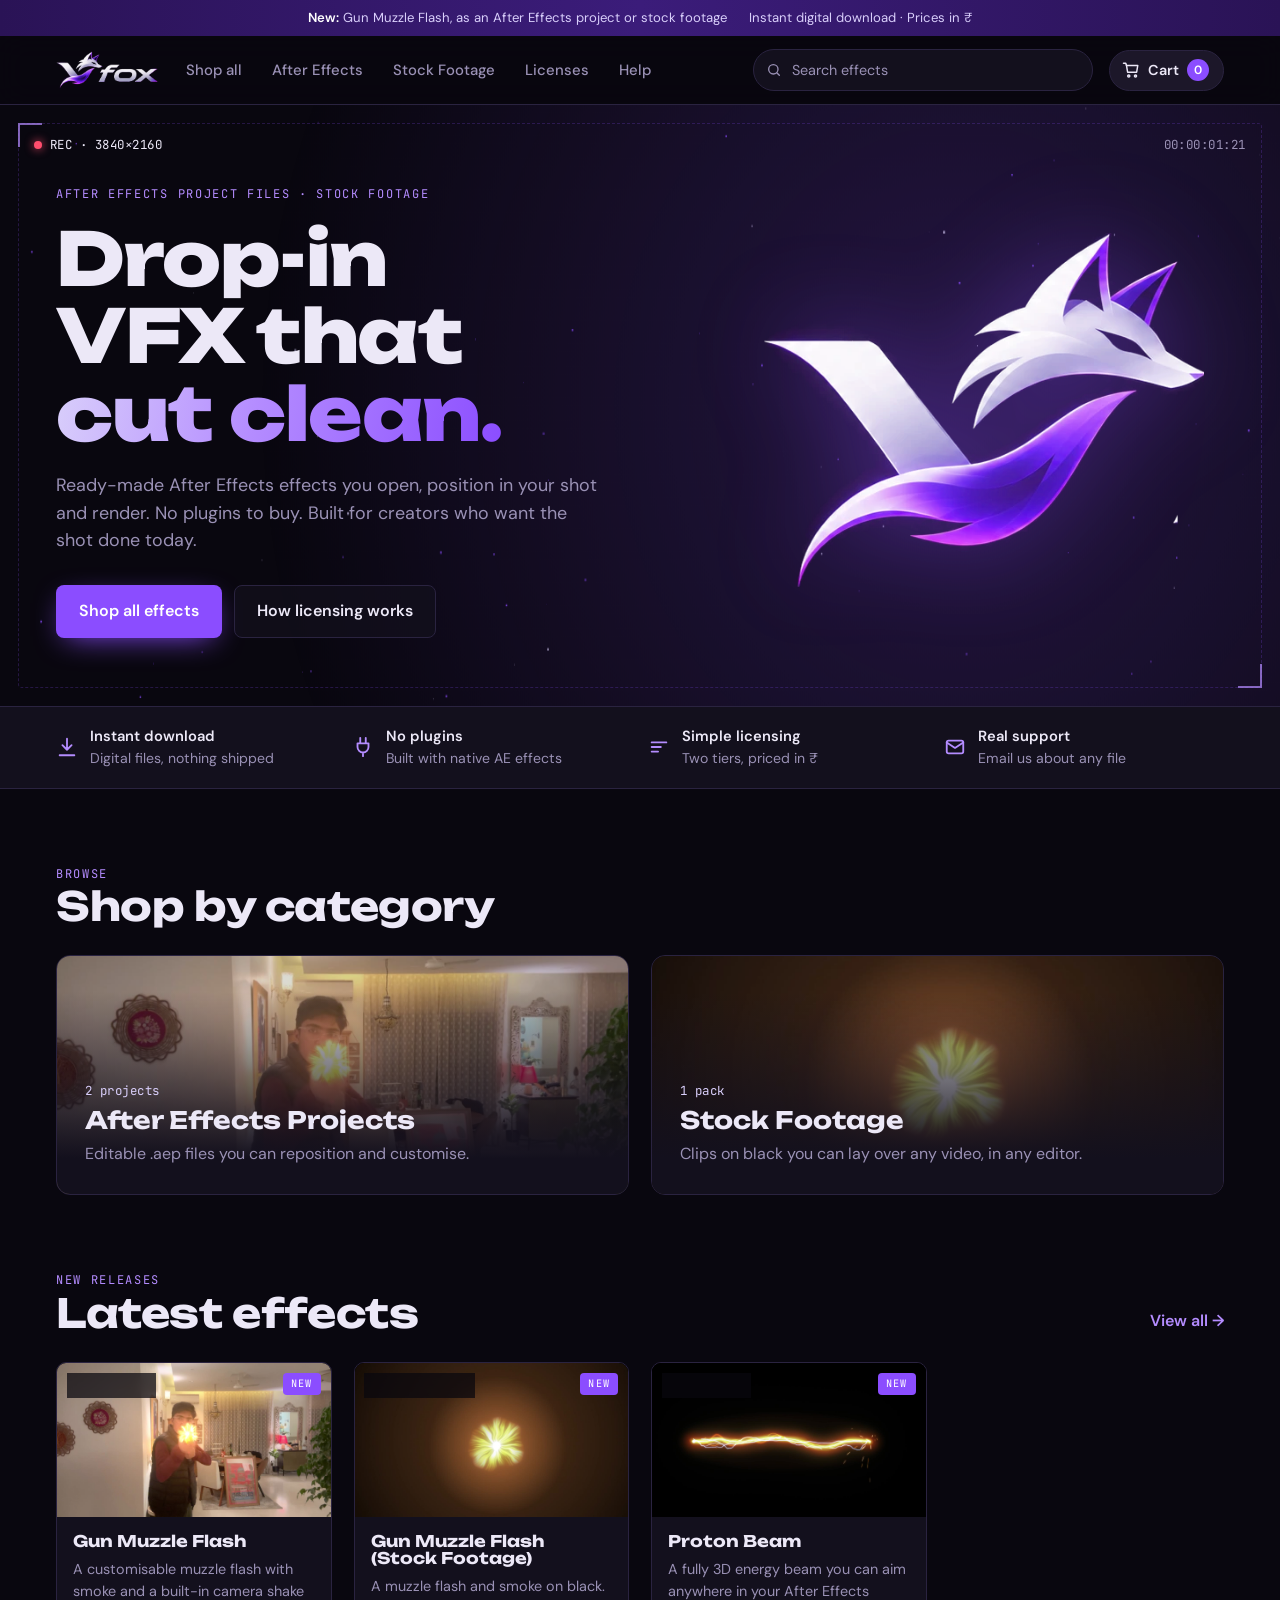
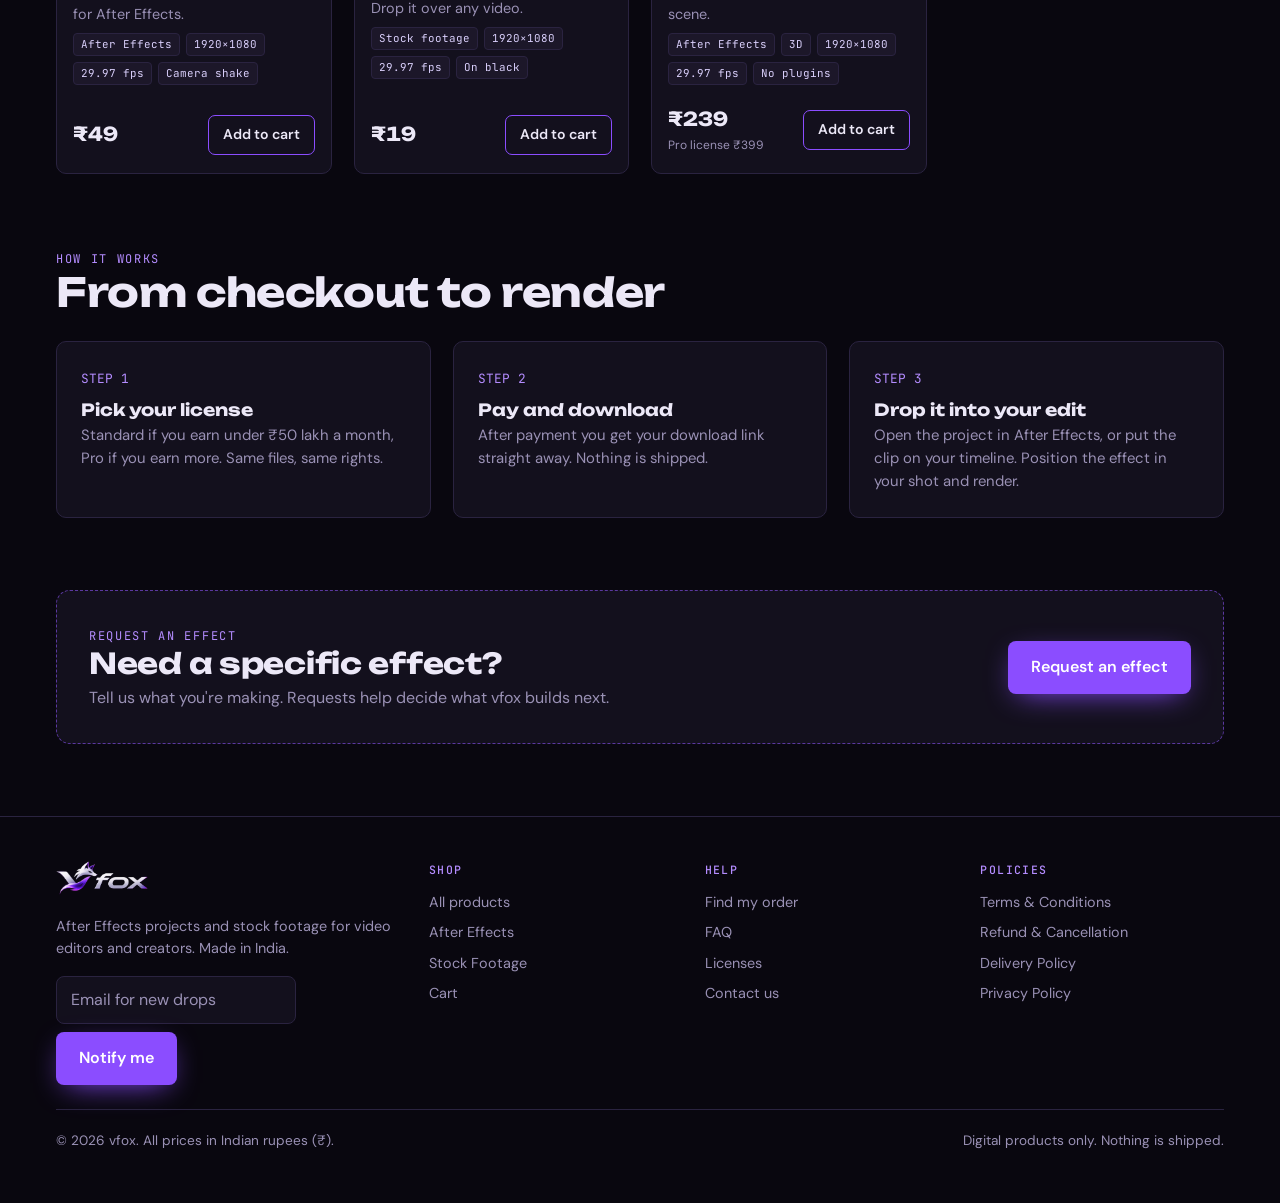
<file: index.html>
<!doctype html>
<html lang="en">
<head>
<meta charset="utf-8">
<meta name="viewport" content="width=device-width, initial-scale=1, viewport-fit=cover">
<title>vfox Store</title>
<meta name="claude:viewport-fit-sides" content="cover">
<meta name="description" content="Ready-made After Effects VFX you open, position and render. No plugins to buy. Prices in ₹.">
<link rel="canonical" href="https://froodyofficial-maker.github.io/Vfox/">
<meta name="theme-color" content="#09070f">
<meta property="og:site_name" content="vfox">
<meta property="og:type" content="website">
<meta property="og:title" content="vfox Store">
<meta property="og:description" content="Ready-made After Effects VFX you open, position and render. No plugins to buy. Prices in ₹.">
<meta property="og:url" content="https://froodyofficial-maker.github.io/Vfox/">
<meta property="og:image" content="https://froodyofficial-maker.github.io/Vfox/assets/share-card.jpg">
<meta property="og:image:width" content="1200">
<meta property="og:image:height" content="630">
<meta name="twitter:card" content="summary_large_image">
<link rel="icon" href="assets/favicon.png">
<link rel="apple-touch-icon" href="assets/apple-touch-icon.png">
<link rel="manifest" href="site.webmanifest">
<link rel="preconnect" href="https://fonts.googleapis.com">
<link rel="preconnect" href="https://fonts.gstatic.com" crossorigin>
<link rel="stylesheet" href="https://fonts.googleapis.com/css2?family=Unbounded:wght@500;700;800&family=DM+Sans:opsz,wght@9..40,400;9..40,500;9..40,600&family=JetBrains+Mono:wght@400;500&display=swap">
<link rel="stylesheet" href="css/style.css?v=a5e6a8c6">
</head>
<body>
<a class="skip" href="#main">Skip to content</a>
<div class="announce"><div class="wrap"><span><b>New:</b> Gun Muzzle Flash, as an After Effects project or stock footage</span><span>Instant digital download · Prices in ₹</span></div></div>
<nav class="nav" aria-label="Main">
  <div class="wrap">
    <a class="brand" href="index.html" aria-label="vfox home"><img src="assets/logo.png" alt="vfox"></a>
    <ul class="nav-links"><li><a href="shop.html">Shop all</a></li><li><a href="after-effects.html">After Effects</a></li><li><a href="stock-footage.html">Stock Footage</a></li><li><a href="licenses.html">Licenses</a></li><li><a href="faq.html">Help</a></li></ul>
    <div class="search" role="search">
      <svg viewBox="0 0 24 24" fill="none" stroke="currentColor" stroke-width="2" stroke-linecap="round"><circle cx="11" cy="11" r="7"/><path d="m20 20-3.5-3.5"/></svg>
      <input id="q-index" type="search" placeholder="Search effects" aria-label="Search products" autocomplete="off">
      <div class="search-results" hidden></div>
    </div>
    <button class="cart-btn" data-cart-open aria-label="Open cart">
      <svg viewBox="0 0 24 24" fill="none" stroke="currentColor" stroke-width="2" stroke-linecap="round" stroke-linejoin="round"><path d="M6 6h15l-1.5 9h-12z"/><path d="M6 6 5 3H2"/><circle cx="9" cy="20" r="1.4"/><circle cx="18" cy="20" r="1.4"/></svg>
      <span class="lbl">Cart</span><span class="cart-count" data-cart-count>0</span>
    </button>
    <button class="menu-btn" id="menuBtn" aria-label="Menu" aria-expanded="false"><svg viewBox="0 0 24 24" fill="none" stroke="currentColor" stroke-width="2" stroke-linecap="round"><path d="M4 7h16M4 12h16M4 17h16"/></svg></button>
  </div>
</nav>
<span id="main"></span>
<header class="hero">
  <canvas id="heroFx" aria-hidden="true"></canvas>
  <div class="viewer" aria-hidden="true"></div>
  <div class="hud mono" aria-hidden="true"><span class="rec"><i></i>REC · 3840×2160</span><span id="tc">00:00:00:00</span></div>
  <div class="wrap">
    <div>
      <span class="eyebrow">After Effects project files · Stock footage</span>
      <h1>Drop-in VFX that <em>cut clean.</em></h1>
      <p class="lede">Ready-made After Effects effects you open, position in your shot and render. No plugins to buy. Built for creators who want the shot done today.</p>
      <div class="cta-row">
        <a class="btn btn-primary" href="shop.html">Shop all effects</a>
        <a class="btn btn-ghost" href="licenses.html">How licensing works</a>
      </div>
    </div>
    <img class="hero-mark" src="assets/mark.png" alt="vfox fox mark">
  </div>
</header>
<div class="trust"><div class="wrap">
  <div><svg viewBox="0 0 24 24" fill="none" stroke="currentColor" stroke-width="2" stroke-linecap="round" stroke-linejoin="round"><path d="M12 3v12m0 0-5-5m5 5 5-5M4 21h16"/></svg><span><b>Instant download</b>Digital files, nothing shipped</span></div>
  <div><svg viewBox="0 0 24 24" fill="none" stroke="currentColor" stroke-width="2" stroke-linecap="round" stroke-linejoin="round"><path d="M9 2v6m6-6v6M6 8h12v4a6 6 0 0 1-12 0zM12 18v4"/></svg><span><b>No plugins</b>Built with native AE effects</span></div>
  <div><svg viewBox="0 0 24 24" fill="none" stroke="currentColor" stroke-width="2" stroke-linecap="round" stroke-linejoin="round"><path d="M4 7h16M4 12h10M4 17h7"/></svg><span><b>Simple licensing</b>Two tiers, priced in ₹</span></div>
  <div><svg viewBox="0 0 24 24" fill="none" stroke="currentColor" stroke-width="2" stroke-linecap="round" stroke-linejoin="round"><rect x="3" y="5" width="18" height="14" rx="2"/><path d="m3 7 9 6 9-6"/></svg><span><b>Real support</b>Email us about any file</span></div>
</div></div>
<main>
  <section><div class="wrap">
    <div class="sec-head"><div><span class="eyebrow">Browse</span><h2>Shop by category</h2></div></div>
    <div class="cats">
      <a class="cat" href="after-effects.html" data-cat="ae"><span class="mono" data-count="ae" data-unit="project"></span>
        <h3>After Effects Projects</h3><p>Editable .aep files you can reposition and customise.</p></a>
      <a class="cat" href="stock-footage.html" data-cat="stock"><span class="mono" data-count="stock" data-unit="pack"></span>
        <h3>Stock Footage</h3><p>Clips on black you can lay over any video, in any editor.</p></a>
    </div>
  </div></section>
  <section style="padding-top:0"><div class="wrap">
    <div class="sec-head">
      <div><span class="eyebrow">New releases</span><h2>Latest effects</h2></div>
      <a class="link-arrow" href="shop.html">View all →</a>
    </div>
    <div class="grid" data-grid="new" data-limit="4"></div>
  </div></section>
  <section style="padding-top:0"><div class="wrap">
    <div class="sec-head"><div><span class="eyebrow">How it works</span><h2>From checkout to render</h2></div></div>
    <div class="steps3">
      <article><span class="n">STEP 1</span><h3>Pick your license</h3><p>Standard if you earn under ₹50 lakh a month, Pro if you earn more. Same files, same rights.</p></article>
      <article><span class="n">STEP 2</span><h3>Pay and download</h3><p>After payment you get your download link straight away. Nothing is shipped.</p></article>
      <article><span class="n">STEP 3</span><h3>Drop it into your edit</h3><p>Open the project in After Effects, or put the clip on your timeline. Position the effect in your shot and render.</p></article>
    </div>
  </div></section>
  <section style="padding-top:0"><div class="wrap">
    <div class="request">
      <div><span class="eyebrow">Request an effect</span><h2>Need a specific effect?</h2><p>Tell us what you're making. Requests help decide what vfox builds next.</p></div>
      <a class="btn btn-primary" data-request href="contact.html">Request an effect</a>
    </div>
  </div></section>
</main>
<footer class="site-foot">
  <div class="wrap">
    <div class="cols">
      <div class="about">
        <a href="index.html"><img src="assets/logo.png" alt="vfox"></a>
        <p>After Effects projects and stock footage for video editors and creators. Made in India.</p>
        <nav data-social aria-label="vfox on social media" hidden></nav>
        <form class="signup">
          <input id="email-foot" type="email" placeholder="Email for new drops" aria-label="Email address" required>
          <button class="btn btn-primary" type="submit">Notify me</button>
        </form>
      </div>
      <div><h4>Shop</h4><nav aria-label="Shop"><a href="shop.html">All products</a><a href="after-effects.html">After Effects</a><a href="stock-footage.html">Stock Footage</a><a href="cart.html">Cart</a></nav></div>
      <div><h4>Help</h4><nav aria-label="Help"><a href="order.html">Find my order</a><a href="faq.html">FAQ</a><a href="licenses.html">Licenses</a><a href="contact.html">Contact us</a></nav></div>
      <div><h4>Policies</h4><nav aria-label="Policies"><a href="terms.html">Terms &amp; Conditions</a><a href="refund-policy.html">Refund &amp; Cancellation</a><a href="delivery-policy.html">Delivery Policy</a><a href="privacy-policy.html">Privacy Policy</a></nav></div>
    </div>
    <div class="bottom"><span>© 2026 vfox. All prices in Indian rupees (₹).</span><span>Digital products only. Nothing is shipped.</span></div>
  </div>
</footer>
<script src="js/products.js?v=a5e6a8c6"></script>
<script src="js/app.js?v=a5e6a8c6"></script>
</body>
</html>
</file>
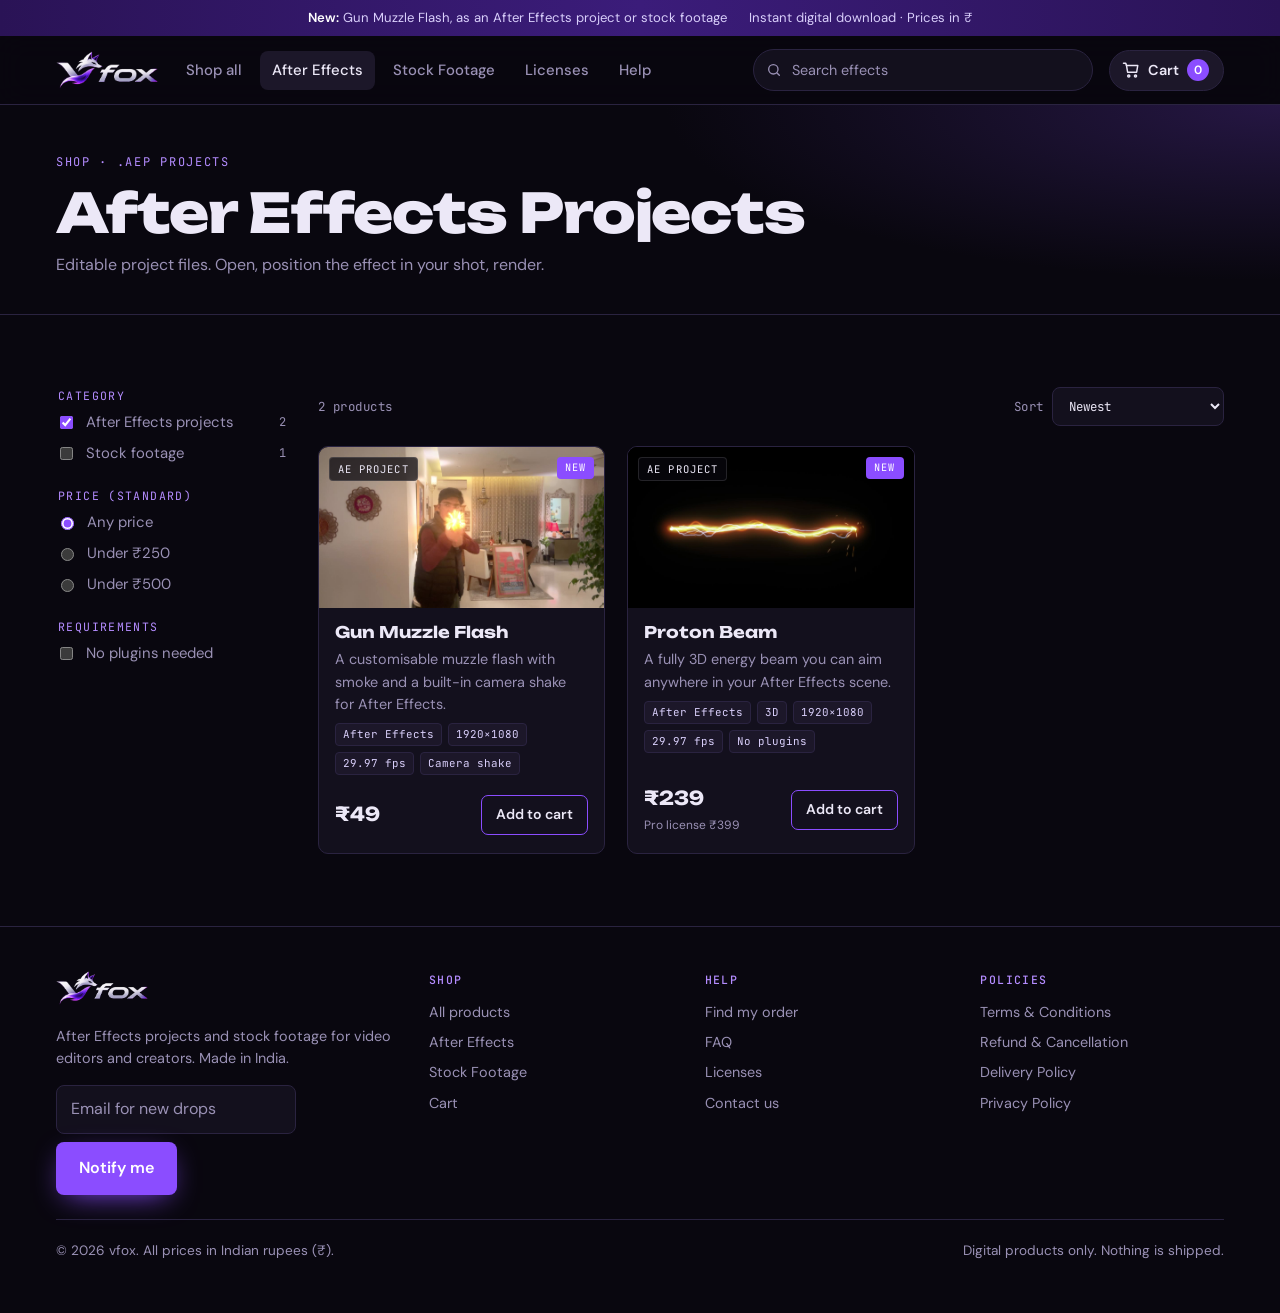
<file: after-effects.html>
<!doctype html>
<html lang="en">
<head>
<meta charset="utf-8">
<meta name="viewport" content="width=device-width, initial-scale=1, viewport-fit=cover">
<title>After Effects Projects · vfox</title>
<meta name="claude:viewport-fit-sides" content="cover">
<meta name="description" content="Editable After Effects project files: position the effect in your shot and render.">
<link rel="canonical" href="https://froodyofficial-maker.github.io/Vfox/after-effects.html">
<meta name="theme-color" content="#09070f">
<meta property="og:site_name" content="vfox">
<meta property="og:type" content="website">
<meta property="og:title" content="After Effects Projects · vfox">
<meta property="og:description" content="Editable After Effects project files: position the effect in your shot and render.">
<meta property="og:url" content="https://froodyofficial-maker.github.io/Vfox/after-effects.html">
<meta property="og:image" content="https://froodyofficial-maker.github.io/Vfox/assets/share-card.jpg">
<meta property="og:image:width" content="1200">
<meta property="og:image:height" content="630">
<meta name="twitter:card" content="summary_large_image">
<link rel="icon" href="assets/favicon.png">
<link rel="apple-touch-icon" href="assets/apple-touch-icon.png">
<link rel="manifest" href="site.webmanifest">
<link rel="preconnect" href="https://fonts.googleapis.com">
<link rel="preconnect" href="https://fonts.gstatic.com" crossorigin>
<link rel="stylesheet" href="https://fonts.googleapis.com/css2?family=Unbounded:wght@500;700;800&family=DM+Sans:opsz,wght@9..40,400;9..40,500;9..40,600&family=JetBrains+Mono:wght@400;500&display=swap">
<link rel="stylesheet" href="css/style.css?v=a5e6a8c6">
</head>
<body>
<a class="skip" href="#main">Skip to content</a>
<div class="announce"><div class="wrap"><span><b>New:</b> Gun Muzzle Flash, as an After Effects project or stock footage</span><span>Instant digital download · Prices in ₹</span></div></div>
<nav class="nav" aria-label="Main">
  <div class="wrap">
    <a class="brand" href="index.html" aria-label="vfox home"><img src="assets/logo.png" alt="vfox"></a>
    <ul class="nav-links"><li><a href="shop.html">Shop all</a></li><li><a href="after-effects.html" aria-current="page">After Effects</a></li><li><a href="stock-footage.html">Stock Footage</a></li><li><a href="licenses.html">Licenses</a></li><li><a href="faq.html">Help</a></li></ul>
    <div class="search" role="search">
      <svg viewBox="0 0 24 24" fill="none" stroke="currentColor" stroke-width="2" stroke-linecap="round"><circle cx="11" cy="11" r="7"/><path d="m20 20-3.5-3.5"/></svg>
      <input id="q-after-effects" type="search" placeholder="Search effects" aria-label="Search products" autocomplete="off">
      <div class="search-results" hidden></div>
    </div>
    <button class="cart-btn" data-cart-open aria-label="Open cart">
      <svg viewBox="0 0 24 24" fill="none" stroke="currentColor" stroke-width="2" stroke-linecap="round" stroke-linejoin="round"><path d="M6 6h15l-1.5 9h-12z"/><path d="M6 6 5 3H2"/><circle cx="9" cy="20" r="1.4"/><circle cx="18" cy="20" r="1.4"/></svg>
      <span class="lbl">Cart</span><span class="cart-count" data-cart-count>0</span>
    </button>
    <button class="menu-btn" id="menuBtn" aria-label="Menu" aria-expanded="false"><svg viewBox="0 0 24 24" fill="none" stroke="currentColor" stroke-width="2" stroke-linecap="round"><path d="M4 7h16M4 12h16M4 17h16"/></svg></button>
  </div>
</nav>
<span id="main"></span>
<header class="page-head"><div class="wrap">
  <div><span class="eyebrow">Shop · .aep projects</span><h1>After Effects Projects</h1><p>Editable project files. Open, position the effect in your shot, render.</p></div>
</div></header>
<main><section><div class="wrap shop" id="shop" data-preset="ae">
  <aside class="filters" aria-label="Filters">
    <fieldset id="fType"><legend>Category</legend></fieldset>
    <fieldset id="fPrice"><legend>Price (Standard)</legend>
      <label><span><input type="radio" name="price" value="any" checked> Any price</span></label>
      <label><span><input type="radio" name="price" value="250"> Under ₹250</span></label>
      <label><span><input type="radio" name="price" value="500"> Under ₹500</span></label>
    </fieldset>
    <fieldset><legend>Requirements</legend>
      <label><span><input type="checkbox" id="fPlug"> No plugins needed</span></label>
    </fieldset>
  </aside>
  <div style="min-width:0">
    <div class="results-bar"><span id="resultCount" class="mono"></span>
      <label class="mono" style="display:flex;gap:8px;align-items:center">Sort
        <select id="sort"><option value="new">Newest</option><option value="price-asc">Price: low to high</option><option value="price-desc">Price: high to low</option><option value="name">Name</option></select></label>
    </div>
    <div class="grid" id="shopGrid"></div>
  </div>
</div></section></main>
<footer class="site-foot">
  <div class="wrap">
    <div class="cols">
      <div class="about">
        <a href="index.html"><img src="assets/logo.png" alt="vfox"></a>
        <p>After Effects projects and stock footage for video editors and creators. Made in India.</p>
        <nav data-social aria-label="vfox on social media" hidden></nav>
        <form class="signup">
          <input id="email-foot" type="email" placeholder="Email for new drops" aria-label="Email address" required>
          <button class="btn btn-primary" type="submit">Notify me</button>
        </form>
      </div>
      <div><h4>Shop</h4><nav aria-label="Shop"><a href="shop.html">All products</a><a href="after-effects.html">After Effects</a><a href="stock-footage.html">Stock Footage</a><a href="cart.html">Cart</a></nav></div>
      <div><h4>Help</h4><nav aria-label="Help"><a href="order.html">Find my order</a><a href="faq.html">FAQ</a><a href="licenses.html">Licenses</a><a href="contact.html">Contact us</a></nav></div>
      <div><h4>Policies</h4><nav aria-label="Policies"><a href="terms.html">Terms &amp; Conditions</a><a href="refund-policy.html">Refund &amp; Cancellation</a><a href="delivery-policy.html">Delivery Policy</a><a href="privacy-policy.html">Privacy Policy</a></nav></div>
    </div>
    <div class="bottom"><span>© 2026 vfox. All prices in Indian rupees (₹).</span><span>Digital products only. Nothing is shipped.</span></div>
  </div>
</footer>
<script src="js/products.js?v=a5e6a8c6"></script>
<script src="js/app.js?v=a5e6a8c6"></script>
</body>
</html>
</file>
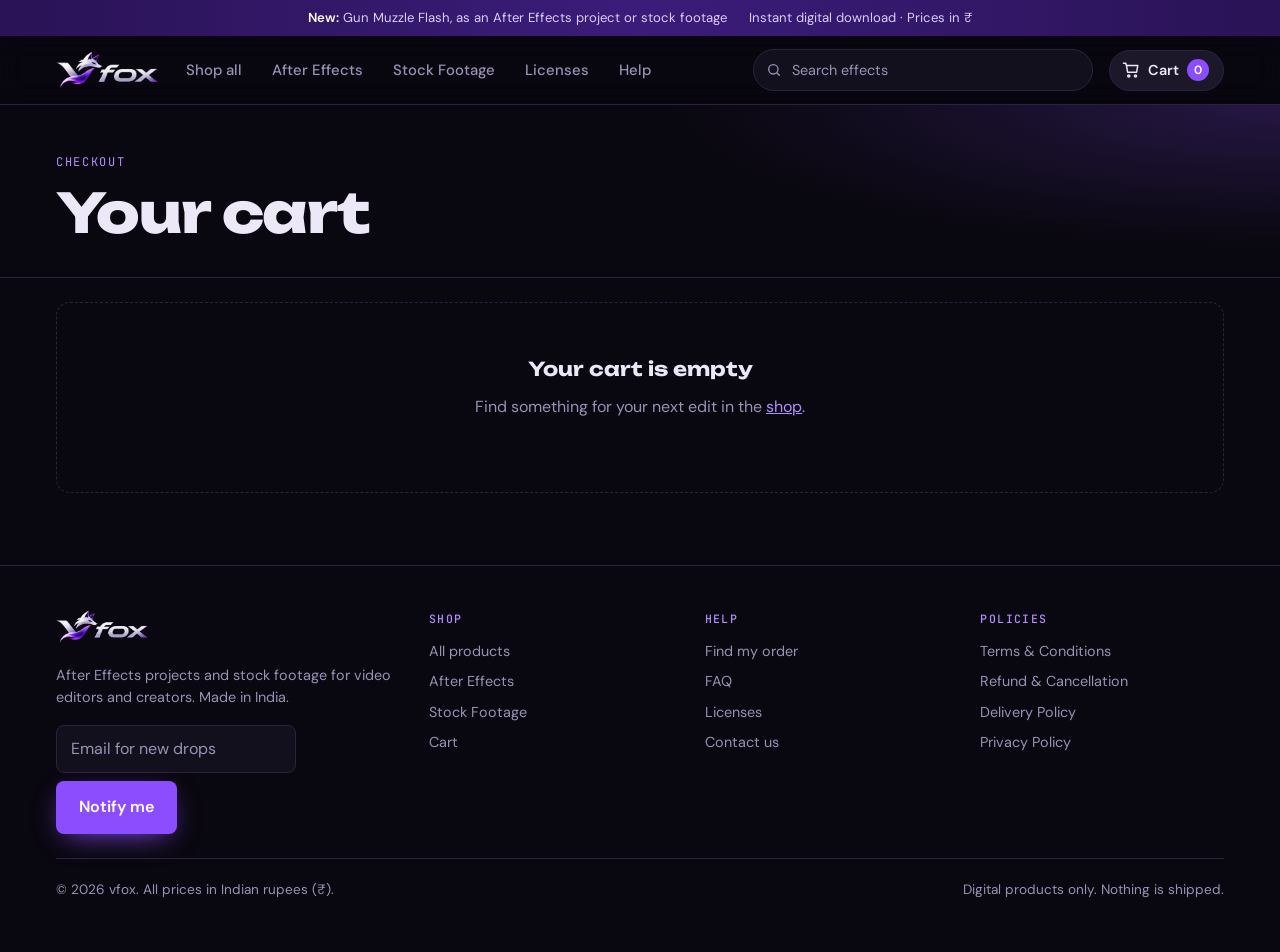
<file: cart.html>
<!doctype html>
<html lang="en">
<head>
<meta charset="utf-8">
<meta name="viewport" content="width=device-width, initial-scale=1, viewport-fit=cover">
<title>Cart · vfox</title>
<meta name="claude:viewport-fit-sides" content="cover">
<meta name="description" content="Your vfox cart.">
<meta name="robots" content="noindex">
<meta name="theme-color" content="#09070f">
<meta property="og:site_name" content="vfox">
<meta property="og:type" content="website">
<meta property="og:title" content="Cart · vfox">
<meta property="og:description" content="Your vfox cart.">
<meta property="og:url" content="https://froodyofficial-maker.github.io/Vfox/cart.html">
<meta property="og:image" content="https://froodyofficial-maker.github.io/Vfox/assets/share-card.jpg">
<meta property="og:image:width" content="1200">
<meta property="og:image:height" content="630">
<meta name="twitter:card" content="summary_large_image">
<link rel="icon" href="assets/favicon.png">
<link rel="apple-touch-icon" href="assets/apple-touch-icon.png">
<link rel="manifest" href="site.webmanifest">
<link rel="preconnect" href="https://fonts.googleapis.com">
<link rel="preconnect" href="https://fonts.gstatic.com" crossorigin>
<link rel="stylesheet" href="https://fonts.googleapis.com/css2?family=Unbounded:wght@500;700;800&family=DM+Sans:opsz,wght@9..40,400;9..40,500;9..40,600&family=JetBrains+Mono:wght@400;500&display=swap">
<link rel="stylesheet" href="css/style.css?v=a5e6a8c6">
</head>
<body>
<a class="skip" href="#main">Skip to content</a>
<div class="announce"><div class="wrap"><span><b>New:</b> Gun Muzzle Flash, as an After Effects project or stock footage</span><span>Instant digital download · Prices in ₹</span></div></div>
<nav class="nav" aria-label="Main">
  <div class="wrap">
    <a class="brand" href="index.html" aria-label="vfox home"><img src="assets/logo.png" alt="vfox"></a>
    <ul class="nav-links"><li><a href="shop.html">Shop all</a></li><li><a href="after-effects.html">After Effects</a></li><li><a href="stock-footage.html">Stock Footage</a></li><li><a href="licenses.html">Licenses</a></li><li><a href="faq.html">Help</a></li></ul>
    <div class="search" role="search">
      <svg viewBox="0 0 24 24" fill="none" stroke="currentColor" stroke-width="2" stroke-linecap="round"><circle cx="11" cy="11" r="7"/><path d="m20 20-3.5-3.5"/></svg>
      <input id="q-cart" type="search" placeholder="Search effects" aria-label="Search products" autocomplete="off">
      <div class="search-results" hidden></div>
    </div>
    <button class="cart-btn" data-cart-open aria-label="Open cart">
      <svg viewBox="0 0 24 24" fill="none" stroke="currentColor" stroke-width="2" stroke-linecap="round" stroke-linejoin="round"><path d="M6 6h15l-1.5 9h-12z"/><path d="M6 6 5 3H2"/><circle cx="9" cy="20" r="1.4"/><circle cx="18" cy="20" r="1.4"/></svg>
      <span class="lbl">Cart</span><span class="cart-count" data-cart-count>0</span>
    </button>
    <button class="menu-btn" id="menuBtn" aria-label="Menu" aria-expanded="false"><svg viewBox="0 0 24 24" fill="none" stroke="currentColor" stroke-width="2" stroke-linecap="round"><path d="M4 7h16M4 12h16M4 17h16"/></svg></button>
  </div>
</nav>
<span id="main"></span>
<header class="page-head"><div class="wrap">
  <div><span class="eyebrow">Checkout</span><h1>Your cart</h1></div>
</div></header><main><div class="wrap" id="cartPage"></div></main>
<footer class="site-foot">
  <div class="wrap">
    <div class="cols">
      <div class="about">
        <a href="index.html"><img src="assets/logo.png" alt="vfox"></a>
        <p>After Effects projects and stock footage for video editors and creators. Made in India.</p>
        <nav data-social aria-label="vfox on social media" hidden></nav>
        <form class="signup">
          <input id="email-foot" type="email" placeholder="Email for new drops" aria-label="Email address" required>
          <button class="btn btn-primary" type="submit">Notify me</button>
        </form>
      </div>
      <div><h4>Shop</h4><nav aria-label="Shop"><a href="shop.html">All products</a><a href="after-effects.html">After Effects</a><a href="stock-footage.html">Stock Footage</a><a href="cart.html">Cart</a></nav></div>
      <div><h4>Help</h4><nav aria-label="Help"><a href="order.html">Find my order</a><a href="faq.html">FAQ</a><a href="licenses.html">Licenses</a><a href="contact.html">Contact us</a></nav></div>
      <div><h4>Policies</h4><nav aria-label="Policies"><a href="terms.html">Terms &amp; Conditions</a><a href="refund-policy.html">Refund &amp; Cancellation</a><a href="delivery-policy.html">Delivery Policy</a><a href="privacy-policy.html">Privacy Policy</a></nav></div>
    </div>
    <div class="bottom"><span>© 2026 vfox. All prices in Indian rupees (₹).</span><span>Digital products only. Nothing is shipped.</span></div>
  </div>
</footer>
<script src="js/products.js?v=a5e6a8c6"></script>
<script src="js/app.js?v=a5e6a8c6"></script>
</body>
</html>
</file>
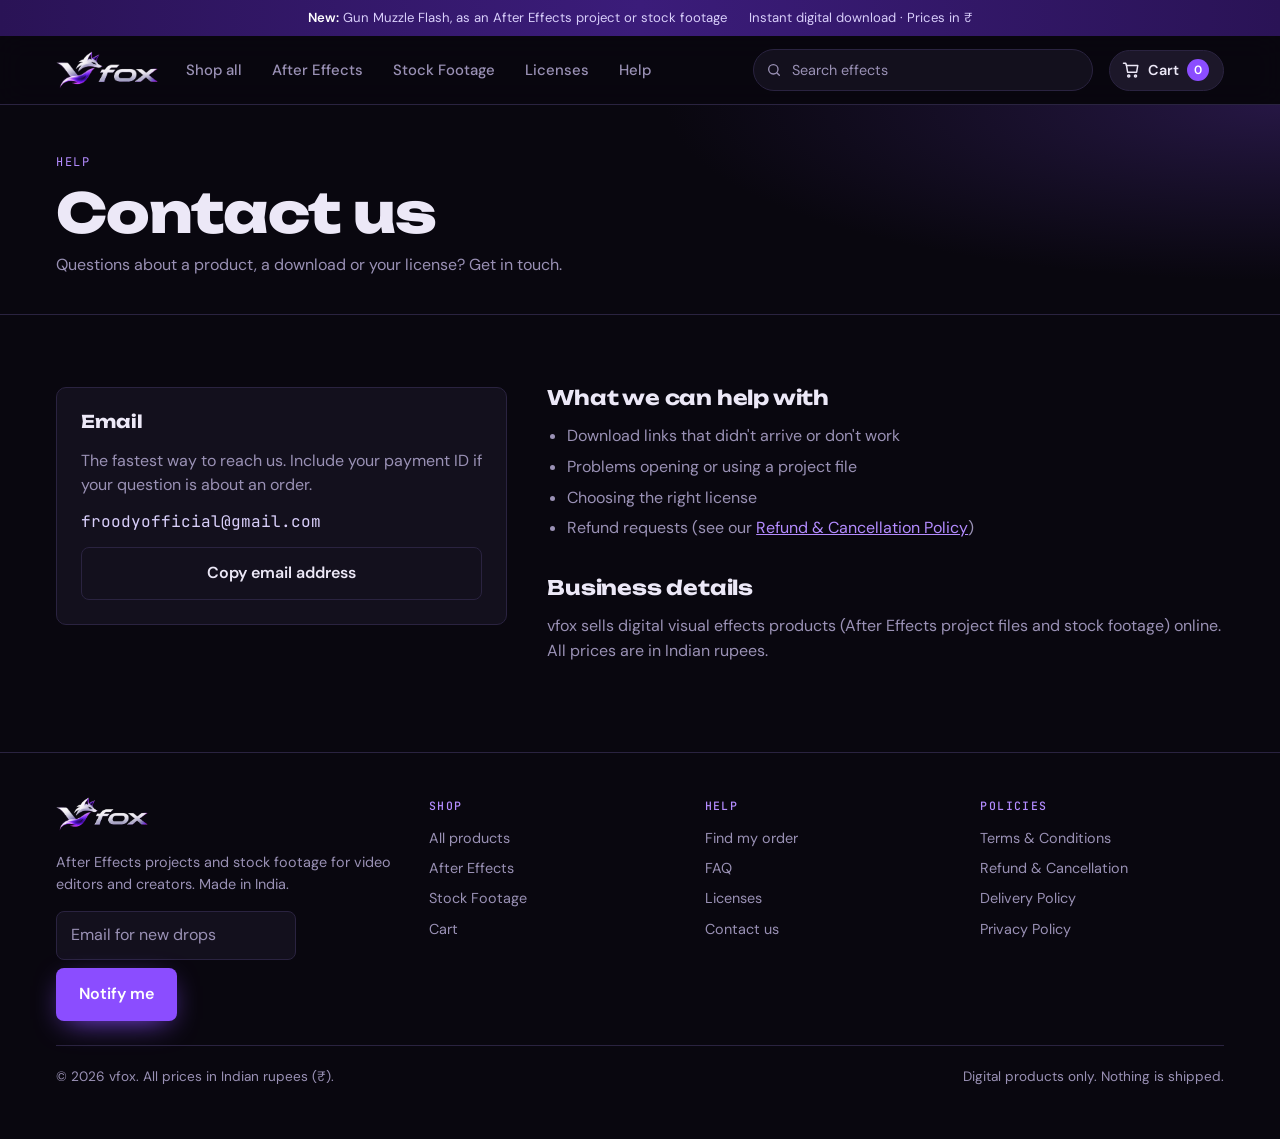
<file: contact.html>
<!doctype html>
<html lang="en">
<head>
<meta charset="utf-8">
<meta name="viewport" content="width=device-width, initial-scale=1, viewport-fit=cover">
<title>Contact · vfox</title>
<meta name="claude:viewport-fit-sides" content="cover">
<meta name="description" content="Contact vfox about products, downloads or licenses.">
<link rel="canonical" href="https://froodyofficial-maker.github.io/Vfox/contact.html">
<meta name="theme-color" content="#09070f">
<meta property="og:site_name" content="vfox">
<meta property="og:type" content="website">
<meta property="og:title" content="Contact · vfox">
<meta property="og:description" content="Contact vfox about products, downloads or licenses.">
<meta property="og:url" content="https://froodyofficial-maker.github.io/Vfox/contact.html">
<meta property="og:image" content="https://froodyofficial-maker.github.io/Vfox/assets/share-card.jpg">
<meta property="og:image:width" content="1200">
<meta property="og:image:height" content="630">
<meta name="twitter:card" content="summary_large_image">
<link rel="icon" href="assets/favicon.png">
<link rel="apple-touch-icon" href="assets/apple-touch-icon.png">
<link rel="manifest" href="site.webmanifest">
<link rel="preconnect" href="https://fonts.googleapis.com">
<link rel="preconnect" href="https://fonts.gstatic.com" crossorigin>
<link rel="stylesheet" href="https://fonts.googleapis.com/css2?family=Unbounded:wght@500;700;800&family=DM+Sans:opsz,wght@9..40,400;9..40,500;9..40,600&family=JetBrains+Mono:wght@400;500&display=swap">
<link rel="stylesheet" href="css/style.css?v=a5e6a8c6">
</head>
<body>
<a class="skip" href="#main">Skip to content</a>
<div class="announce"><div class="wrap"><span><b>New:</b> Gun Muzzle Flash, as an After Effects project or stock footage</span><span>Instant digital download · Prices in ₹</span></div></div>
<nav class="nav" aria-label="Main">
  <div class="wrap">
    <a class="brand" href="index.html" aria-label="vfox home"><img src="assets/logo.png" alt="vfox"></a>
    <ul class="nav-links"><li><a href="shop.html">Shop all</a></li><li><a href="after-effects.html">After Effects</a></li><li><a href="stock-footage.html">Stock Footage</a></li><li><a href="licenses.html">Licenses</a></li><li><a href="faq.html">Help</a></li></ul>
    <div class="search" role="search">
      <svg viewBox="0 0 24 24" fill="none" stroke="currentColor" stroke-width="2" stroke-linecap="round"><circle cx="11" cy="11" r="7"/><path d="m20 20-3.5-3.5"/></svg>
      <input id="q-contact" type="search" placeholder="Search effects" aria-label="Search products" autocomplete="off">
      <div class="search-results" hidden></div>
    </div>
    <button class="cart-btn" data-cart-open aria-label="Open cart">
      <svg viewBox="0 0 24 24" fill="none" stroke="currentColor" stroke-width="2" stroke-linecap="round" stroke-linejoin="round"><path d="M6 6h15l-1.5 9h-12z"/><path d="M6 6 5 3H2"/><circle cx="9" cy="20" r="1.4"/><circle cx="18" cy="20" r="1.4"/></svg>
      <span class="lbl">Cart</span><span class="cart-count" data-cart-count>0</span>
    </button>
    <button class="menu-btn" id="menuBtn" aria-label="Menu" aria-expanded="false"><svg viewBox="0 0 24 24" fill="none" stroke="currentColor" stroke-width="2" stroke-linecap="round"><path d="M4 7h16M4 12h16M4 17h16"/></svg></button>
  </div>
</nav>
<span id="main"></span>
<header class="page-head"><div class="wrap">
  <div><span class="eyebrow">Help</span><h1>Contact us</h1><p>Questions about a product, a download or your license? Get in touch.</p></div>
</div></header>
<main><section><div class="wrap faq">
  <div class="contact-card">
    <h3>Email</h3>
    <p>The fastest way to reach us. Include your payment ID if your question is about an order.</p>
    <code data-email></code>
    <button class="btn btn-ghost" data-copy-email>Copy email address</button>
  </div>
  <div class="doc" style="padding:0">
    <h2 style="margin-top:0">What we can help with</h2>
    <ul>
      <li>Download links that didn't arrive or don't work</li>
      <li>Problems opening or using a project file</li>
      <li>Choosing the right license</li>
      <li>Refund requests (see our <a href="refund-policy.html">Refund &amp; Cancellation Policy</a>)</li>
    </ul>
    <h2>Business details</h2>
    <p>vfox sells digital visual effects products (After Effects project files and stock footage) online. All prices are in Indian rupees.</p>
  </div>
</div></section></main>
<footer class="site-foot">
  <div class="wrap">
    <div class="cols">
      <div class="about">
        <a href="index.html"><img src="assets/logo.png" alt="vfox"></a>
        <p>After Effects projects and stock footage for video editors and creators. Made in India.</p>
        <nav data-social aria-label="vfox on social media" hidden></nav>
        <form class="signup">
          <input id="email-foot" type="email" placeholder="Email for new drops" aria-label="Email address" required>
          <button class="btn btn-primary" type="submit">Notify me</button>
        </form>
      </div>
      <div><h4>Shop</h4><nav aria-label="Shop"><a href="shop.html">All products</a><a href="after-effects.html">After Effects</a><a href="stock-footage.html">Stock Footage</a><a href="cart.html">Cart</a></nav></div>
      <div><h4>Help</h4><nav aria-label="Help"><a href="order.html">Find my order</a><a href="faq.html">FAQ</a><a href="licenses.html">Licenses</a><a href="contact.html">Contact us</a></nav></div>
      <div><h4>Policies</h4><nav aria-label="Policies"><a href="terms.html">Terms &amp; Conditions</a><a href="refund-policy.html">Refund &amp; Cancellation</a><a href="delivery-policy.html">Delivery Policy</a><a href="privacy-policy.html">Privacy Policy</a></nav></div>
    </div>
    <div class="bottom"><span>© 2026 vfox. All prices in Indian rupees (₹).</span><span>Digital products only. Nothing is shipped.</span></div>
  </div>
</footer>
<script src="js/products.js?v=a5e6a8c6"></script>
<script src="js/app.js?v=a5e6a8c6"></script>
</body>
</html>
</file>
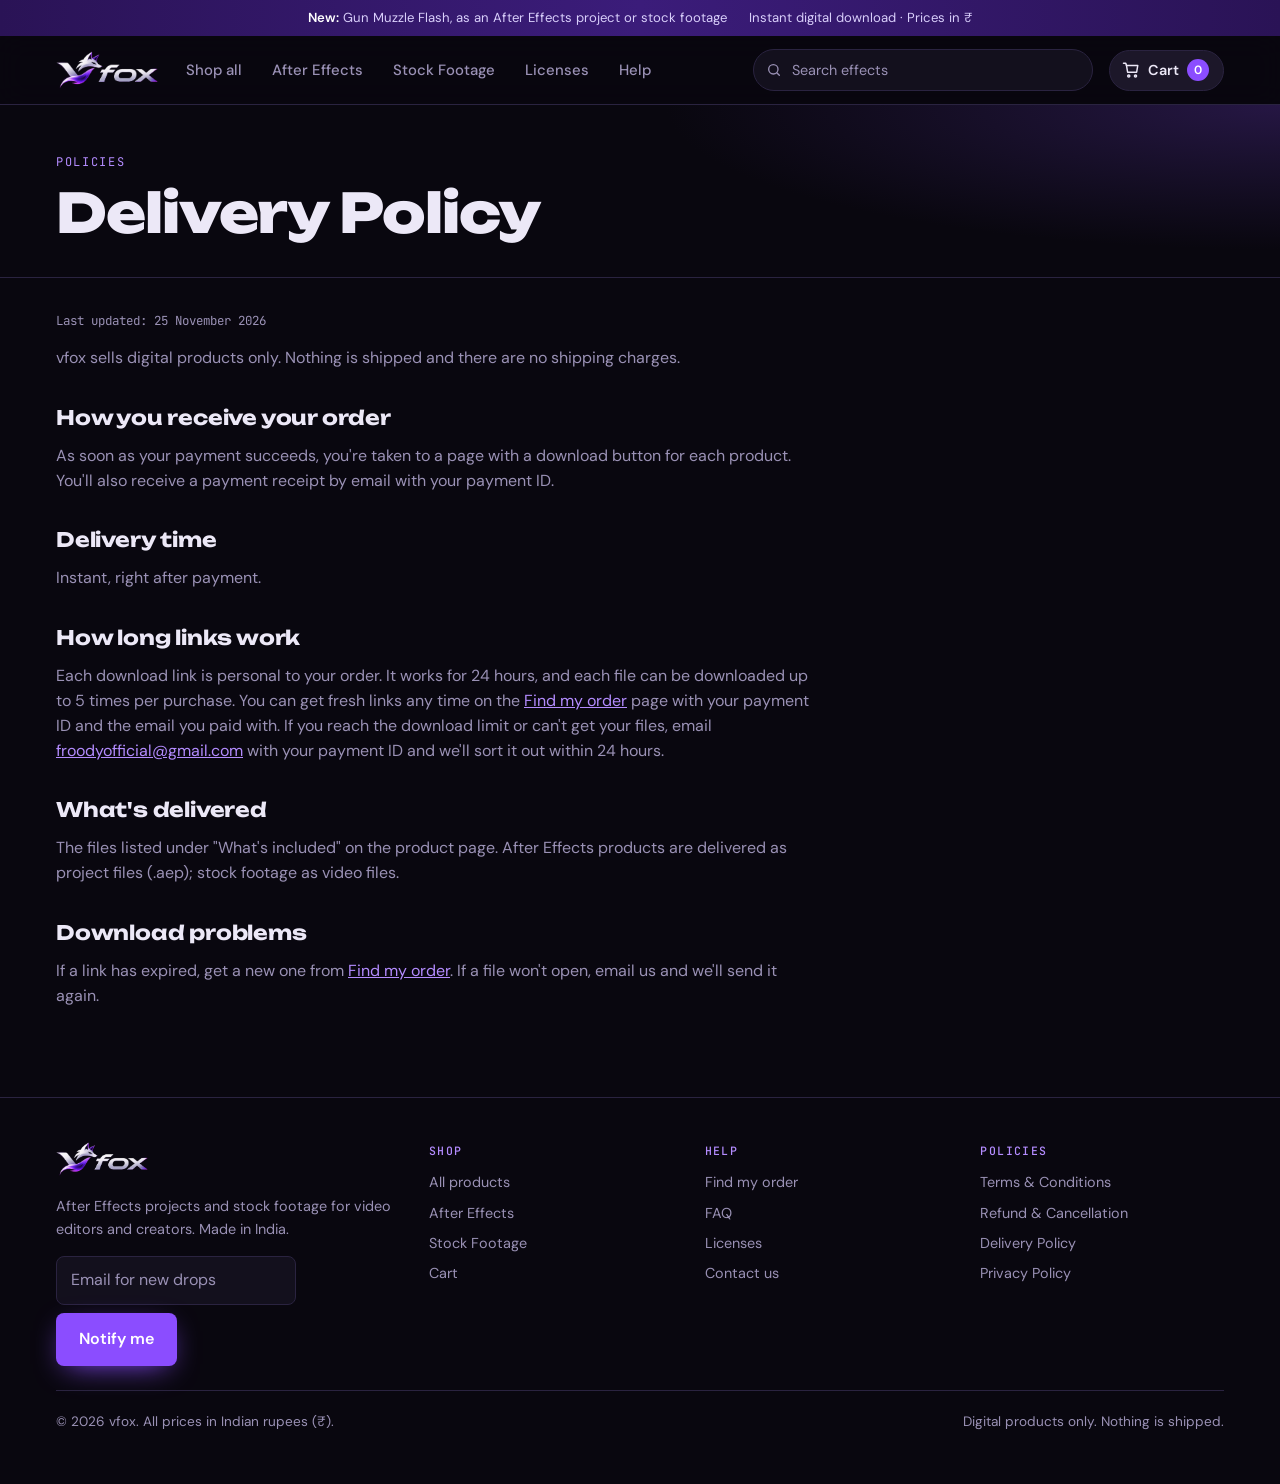
<file: delivery-policy.html>
<!doctype html>
<html lang="en">
<head>
<meta charset="utf-8">
<meta name="viewport" content="width=device-width, initial-scale=1, viewport-fit=cover">
<title>Delivery Policy · vfox</title>
<meta name="claude:viewport-fit-sides" content="cover">
<meta name="description" content="How vfox digital products are delivered.">
<link rel="canonical" href="https://froodyofficial-maker.github.io/Vfox/delivery-policy.html">
<meta name="theme-color" content="#09070f">
<meta property="og:site_name" content="vfox">
<meta property="og:type" content="website">
<meta property="og:title" content="Delivery Policy · vfox">
<meta property="og:description" content="How vfox digital products are delivered.">
<meta property="og:url" content="https://froodyofficial-maker.github.io/Vfox/delivery-policy.html">
<meta property="og:image" content="https://froodyofficial-maker.github.io/Vfox/assets/share-card.jpg">
<meta property="og:image:width" content="1200">
<meta property="og:image:height" content="630">
<meta name="twitter:card" content="summary_large_image">
<link rel="icon" href="assets/favicon.png">
<link rel="apple-touch-icon" href="assets/apple-touch-icon.png">
<link rel="manifest" href="site.webmanifest">
<link rel="preconnect" href="https://fonts.googleapis.com">
<link rel="preconnect" href="https://fonts.gstatic.com" crossorigin>
<link rel="stylesheet" href="https://fonts.googleapis.com/css2?family=Unbounded:wght@500;700;800&family=DM+Sans:opsz,wght@9..40,400;9..40,500;9..40,600&family=JetBrains+Mono:wght@400;500&display=swap">
<link rel="stylesheet" href="css/style.css?v=a5e6a8c6">
</head>
<body>
<a class="skip" href="#main">Skip to content</a>
<div class="announce"><div class="wrap"><span><b>New:</b> Gun Muzzle Flash, as an After Effects project or stock footage</span><span>Instant digital download · Prices in ₹</span></div></div>
<nav class="nav" aria-label="Main">
  <div class="wrap">
    <a class="brand" href="index.html" aria-label="vfox home"><img src="assets/logo.png" alt="vfox"></a>
    <ul class="nav-links"><li><a href="shop.html">Shop all</a></li><li><a href="after-effects.html">After Effects</a></li><li><a href="stock-footage.html">Stock Footage</a></li><li><a href="licenses.html">Licenses</a></li><li><a href="faq.html">Help</a></li></ul>
    <div class="search" role="search">
      <svg viewBox="0 0 24 24" fill="none" stroke="currentColor" stroke-width="2" stroke-linecap="round"><circle cx="11" cy="11" r="7"/><path d="m20 20-3.5-3.5"/></svg>
      <input id="q-delivery-policy" type="search" placeholder="Search effects" aria-label="Search products" autocomplete="off">
      <div class="search-results" hidden></div>
    </div>
    <button class="cart-btn" data-cart-open aria-label="Open cart">
      <svg viewBox="0 0 24 24" fill="none" stroke="currentColor" stroke-width="2" stroke-linecap="round" stroke-linejoin="round"><path d="M6 6h15l-1.5 9h-12z"/><path d="M6 6 5 3H2"/><circle cx="9" cy="20" r="1.4"/><circle cx="18" cy="20" r="1.4"/></svg>
      <span class="lbl">Cart</span><span class="cart-count" data-cart-count>0</span>
    </button>
    <button class="menu-btn" id="menuBtn" aria-label="Menu" aria-expanded="false"><svg viewBox="0 0 24 24" fill="none" stroke="currentColor" stroke-width="2" stroke-linecap="round"><path d="M4 7h16M4 12h16M4 17h16"/></svg></button>
  </div>
</nav>
<span id="main"></span>
<header class="page-head"><div class="wrap">
  <div><span class="eyebrow">Policies</span><h1>Delivery Policy</h1></div>
</div></header>
<main><div class="wrap"><article class="doc">
<p class="updated">Last updated: 25 November 2026</p>

<p>vfox sells digital products only. Nothing is shipped and there are no shipping charges.</p>
<h2>How you receive your order</h2>
<p>As soon as your payment succeeds, you're taken to a page with a download button for each product. You'll also receive a payment receipt by email with your payment ID.</p>
<h2>Delivery time</h2>
<p>Instant, right after payment.</p>
<h2>How long links work</h2>
<p>Each download link is personal to your order. It works for 24 hours, and each file can be downloaded up to 5 times per purchase. You can get fresh links any time on the <a href="order.html">Find my order</a> page with your payment ID and the email you paid with. If you reach the download limit or can't get your files, email <a data-email-link href="contact.html">our contact email</a> with your payment ID and we'll sort it out within 24 hours.</p>
<h2>What's delivered</h2>
<p>The files listed under "What's included" on the product page. After Effects products are delivered as project files (.aep); stock footage as video files.</p>
<h2>Download problems</h2>
<p>If a link has expired, get a new one from <a href="order.html">Find my order</a>. If a file won't open, email us and we'll send it again.</p>
</article></div></main>
<footer class="site-foot">
  <div class="wrap">
    <div class="cols">
      <div class="about">
        <a href="index.html"><img src="assets/logo.png" alt="vfox"></a>
        <p>After Effects projects and stock footage for video editors and creators. Made in India.</p>
        <nav data-social aria-label="vfox on social media" hidden></nav>
        <form class="signup">
          <input id="email-foot" type="email" placeholder="Email for new drops" aria-label="Email address" required>
          <button class="btn btn-primary" type="submit">Notify me</button>
        </form>
      </div>
      <div><h4>Shop</h4><nav aria-label="Shop"><a href="shop.html">All products</a><a href="after-effects.html">After Effects</a><a href="stock-footage.html">Stock Footage</a><a href="cart.html">Cart</a></nav></div>
      <div><h4>Help</h4><nav aria-label="Help"><a href="order.html">Find my order</a><a href="faq.html">FAQ</a><a href="licenses.html">Licenses</a><a href="contact.html">Contact us</a></nav></div>
      <div><h4>Policies</h4><nav aria-label="Policies"><a href="terms.html">Terms &amp; Conditions</a><a href="refund-policy.html">Refund &amp; Cancellation</a><a href="delivery-policy.html">Delivery Policy</a><a href="privacy-policy.html">Privacy Policy</a></nav></div>
    </div>
    <div class="bottom"><span>© 2026 vfox. All prices in Indian rupees (₹).</span><span>Digital products only. Nothing is shipped.</span></div>
  </div>
</footer>
<script src="js/products.js?v=a5e6a8c6"></script>
<script src="js/app.js?v=a5e6a8c6"></script>
</body>
</html>
</file>
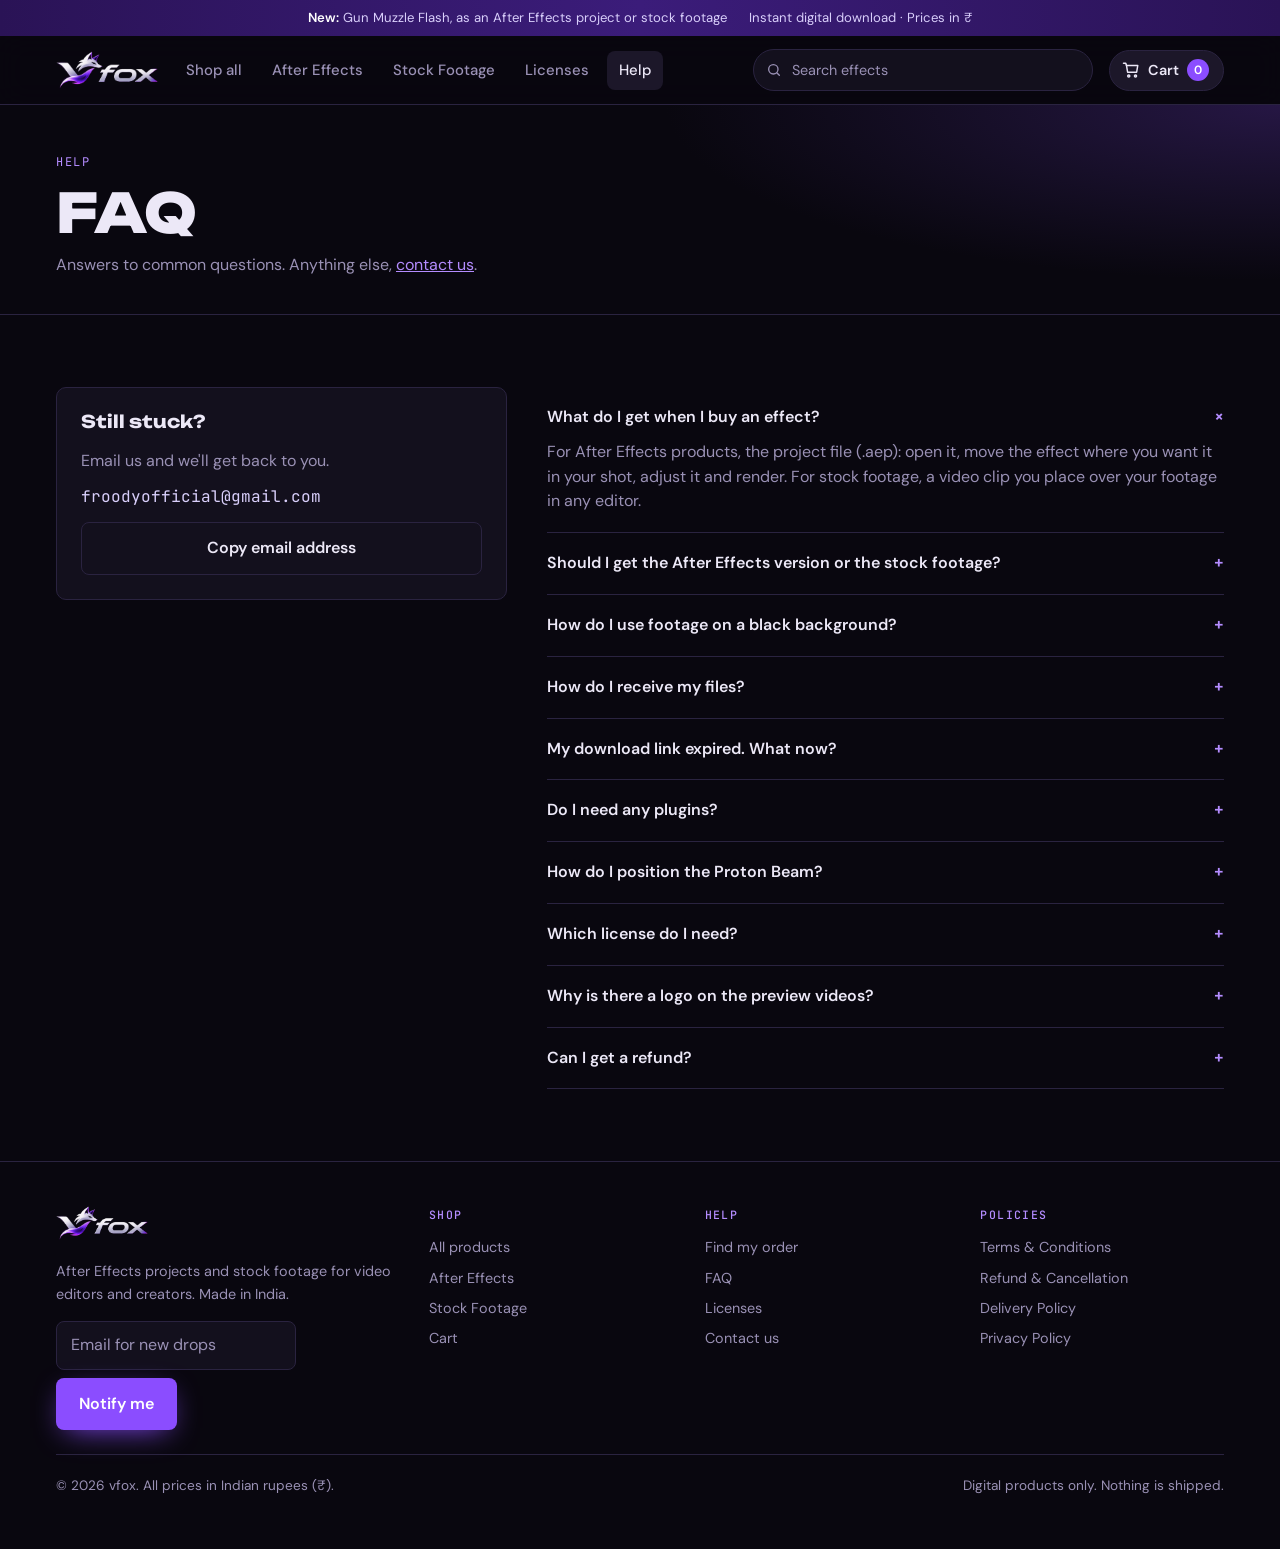
<file: faq.html>
<!doctype html>
<html lang="en">
<head>
<meta charset="utf-8">
<meta name="viewport" content="width=device-width, initial-scale=1, viewport-fit=cover">
<title>Help & FAQ · vfox</title>
<meta name="claude:viewport-fit-sides" content="cover">
<meta name="description" content="Answers to common questions about vfox products, downloads and licenses.">
<link rel="canonical" href="https://froodyofficial-maker.github.io/Vfox/faq.html">
<meta name="theme-color" content="#09070f">
<meta property="og:site_name" content="vfox">
<meta property="og:type" content="website">
<meta property="og:title" content="Help & FAQ · vfox">
<meta property="og:description" content="Answers to common questions about vfox products, downloads and licenses.">
<meta property="og:url" content="https://froodyofficial-maker.github.io/Vfox/faq.html">
<meta property="og:image" content="https://froodyofficial-maker.github.io/Vfox/assets/share-card.jpg">
<meta property="og:image:width" content="1200">
<meta property="og:image:height" content="630">
<meta name="twitter:card" content="summary_large_image">
<link rel="icon" href="assets/favicon.png">
<link rel="apple-touch-icon" href="assets/apple-touch-icon.png">
<link rel="manifest" href="site.webmanifest">
<link rel="preconnect" href="https://fonts.googleapis.com">
<link rel="preconnect" href="https://fonts.gstatic.com" crossorigin>
<link rel="stylesheet" href="https://fonts.googleapis.com/css2?family=Unbounded:wght@500;700;800&family=DM+Sans:opsz,wght@9..40,400;9..40,500;9..40,600&family=JetBrains+Mono:wght@400;500&display=swap">
<link rel="stylesheet" href="css/style.css?v=a5e6a8c6">
</head>
<body>
<a class="skip" href="#main">Skip to content</a>
<div class="announce"><div class="wrap"><span><b>New:</b> Gun Muzzle Flash, as an After Effects project or stock footage</span><span>Instant digital download · Prices in ₹</span></div></div>
<nav class="nav" aria-label="Main">
  <div class="wrap">
    <a class="brand" href="index.html" aria-label="vfox home"><img src="assets/logo.png" alt="vfox"></a>
    <ul class="nav-links"><li><a href="shop.html">Shop all</a></li><li><a href="after-effects.html">After Effects</a></li><li><a href="stock-footage.html">Stock Footage</a></li><li><a href="licenses.html">Licenses</a></li><li><a href="faq.html" aria-current="page">Help</a></li></ul>
    <div class="search" role="search">
      <svg viewBox="0 0 24 24" fill="none" stroke="currentColor" stroke-width="2" stroke-linecap="round"><circle cx="11" cy="11" r="7"/><path d="m20 20-3.5-3.5"/></svg>
      <input id="q-faq" type="search" placeholder="Search effects" aria-label="Search products" autocomplete="off">
      <div class="search-results" hidden></div>
    </div>
    <button class="cart-btn" data-cart-open aria-label="Open cart">
      <svg viewBox="0 0 24 24" fill="none" stroke="currentColor" stroke-width="2" stroke-linecap="round" stroke-linejoin="round"><path d="M6 6h15l-1.5 9h-12z"/><path d="M6 6 5 3H2"/><circle cx="9" cy="20" r="1.4"/><circle cx="18" cy="20" r="1.4"/></svg>
      <span class="lbl">Cart</span><span class="cart-count" data-cart-count>0</span>
    </button>
    <button class="menu-btn" id="menuBtn" aria-label="Menu" aria-expanded="false"><svg viewBox="0 0 24 24" fill="none" stroke="currentColor" stroke-width="2" stroke-linecap="round"><path d="M4 7h16M4 12h16M4 17h16"/></svg></button>
  </div>
</nav>
<span id="main"></span>
<header class="page-head"><div class="wrap">
  <div><span class="eyebrow">Help</span><h1>FAQ</h1><p>Answers to common questions. Anything else, <a href="contact.html" style="color:var(--violet-hi)">contact us</a>.</p></div>
</div></header>
<main><section><div class="wrap faq">
  <div class="contact-card">
    <h3>Still stuck?</h3>
    <p>Email us and we'll get back to you.</p>
    <code data-email></code>
    <button class="btn btn-ghost" data-copy-email>Copy email address</button>
  </div>
  <div>
    <details open><summary>What do I get when I buy an effect?</summary>
      <p>For After Effects products, the project file (.aep): open it, move the effect where you want it in your shot, adjust it and render. For stock footage, a video clip you place over your footage in any editor.</p></details>
    <details><summary>Should I get the After Effects version or the stock footage?</summary>
      <p>Stock footage is the quickest: drop the clip over your video in any editor. The After Effects version lets you customise the effect and can include things a clip can't, like the camera shake in Gun Muzzle Flash.</p></details>
    <details><summary>How do I use footage on a black background?</summary>
      <p>Put the clip on the track above your video and set its blend mode to Screen (or Add). The black disappears and only the effect shows.</p></details>
    <details><summary>How do I receive my files?</summary>
      <p>Everything is digital. After a successful payment you get personal download links straight away. They work for 24 hours, up to 5 downloads per file. See our <a href="delivery-policy.html">Delivery Policy</a>.</p></details>
    <details><summary>My download link expired. What now?</summary>
      <p>Go to <a href="order.html">Find my order</a> and enter your payment ID (from your receipt email) and the email you paid with to get fresh links.</p></details>
    <details><summary>Do I need any plugins?</summary>
      <p>Not for Proton Beam. It's built only with effects that come with After Effects. Each product page lists its requirements under Technical details.</p></details>
    <details><summary>How do I position the Proton Beam?</summary>
      <p>Move the two 3D points, Wand_Tip_3D (where the beam starts) and Beam_Target_3D (where it hits). Use the BEAM_CTRL layer to set when it fires and stops, its intensity and how chaotic the arcs are.</p></details>
    <details><summary>Which license do I need?</summary>
      <p>Standard if you earn under ₹50 lakh a month, Pro if you earn more. Both allow the same uses. See <a href="licenses.html">Licenses</a>.</p></details>
    <details><summary>Why is there a logo on the preview videos?</summary>
      <p>The previews are watermarked so they can't be used as free stock footage. The project file you buy has no watermark.</p></details>
    <details><summary>Can I get a refund?</summary>
      <p>Digital downloads can't be returned, but we refund if a file is faulty and we can't fix it, if you never received it, or if you were charged twice. See the <a href="refund-policy.html">Refund &amp; Cancellation Policy</a>.</p></details>
  </div>
</div></section></main>
<footer class="site-foot">
  <div class="wrap">
    <div class="cols">
      <div class="about">
        <a href="index.html"><img src="assets/logo.png" alt="vfox"></a>
        <p>After Effects projects and stock footage for video editors and creators. Made in India.</p>
        <nav data-social aria-label="vfox on social media" hidden></nav>
        <form class="signup">
          <input id="email-foot" type="email" placeholder="Email for new drops" aria-label="Email address" required>
          <button class="btn btn-primary" type="submit">Notify me</button>
        </form>
      </div>
      <div><h4>Shop</h4><nav aria-label="Shop"><a href="shop.html">All products</a><a href="after-effects.html">After Effects</a><a href="stock-footage.html">Stock Footage</a><a href="cart.html">Cart</a></nav></div>
      <div><h4>Help</h4><nav aria-label="Help"><a href="order.html">Find my order</a><a href="faq.html">FAQ</a><a href="licenses.html">Licenses</a><a href="contact.html">Contact us</a></nav></div>
      <div><h4>Policies</h4><nav aria-label="Policies"><a href="terms.html">Terms &amp; Conditions</a><a href="refund-policy.html">Refund &amp; Cancellation</a><a href="delivery-policy.html">Delivery Policy</a><a href="privacy-policy.html">Privacy Policy</a></nav></div>
    </div>
    <div class="bottom"><span>© 2026 vfox. All prices in Indian rupees (₹).</span><span>Digital products only. Nothing is shipped.</span></div>
  </div>
</footer>
<script src="js/products.js?v=a5e6a8c6"></script>
<script src="js/app.js?v=a5e6a8c6"></script>
</body>
</html>
</file>
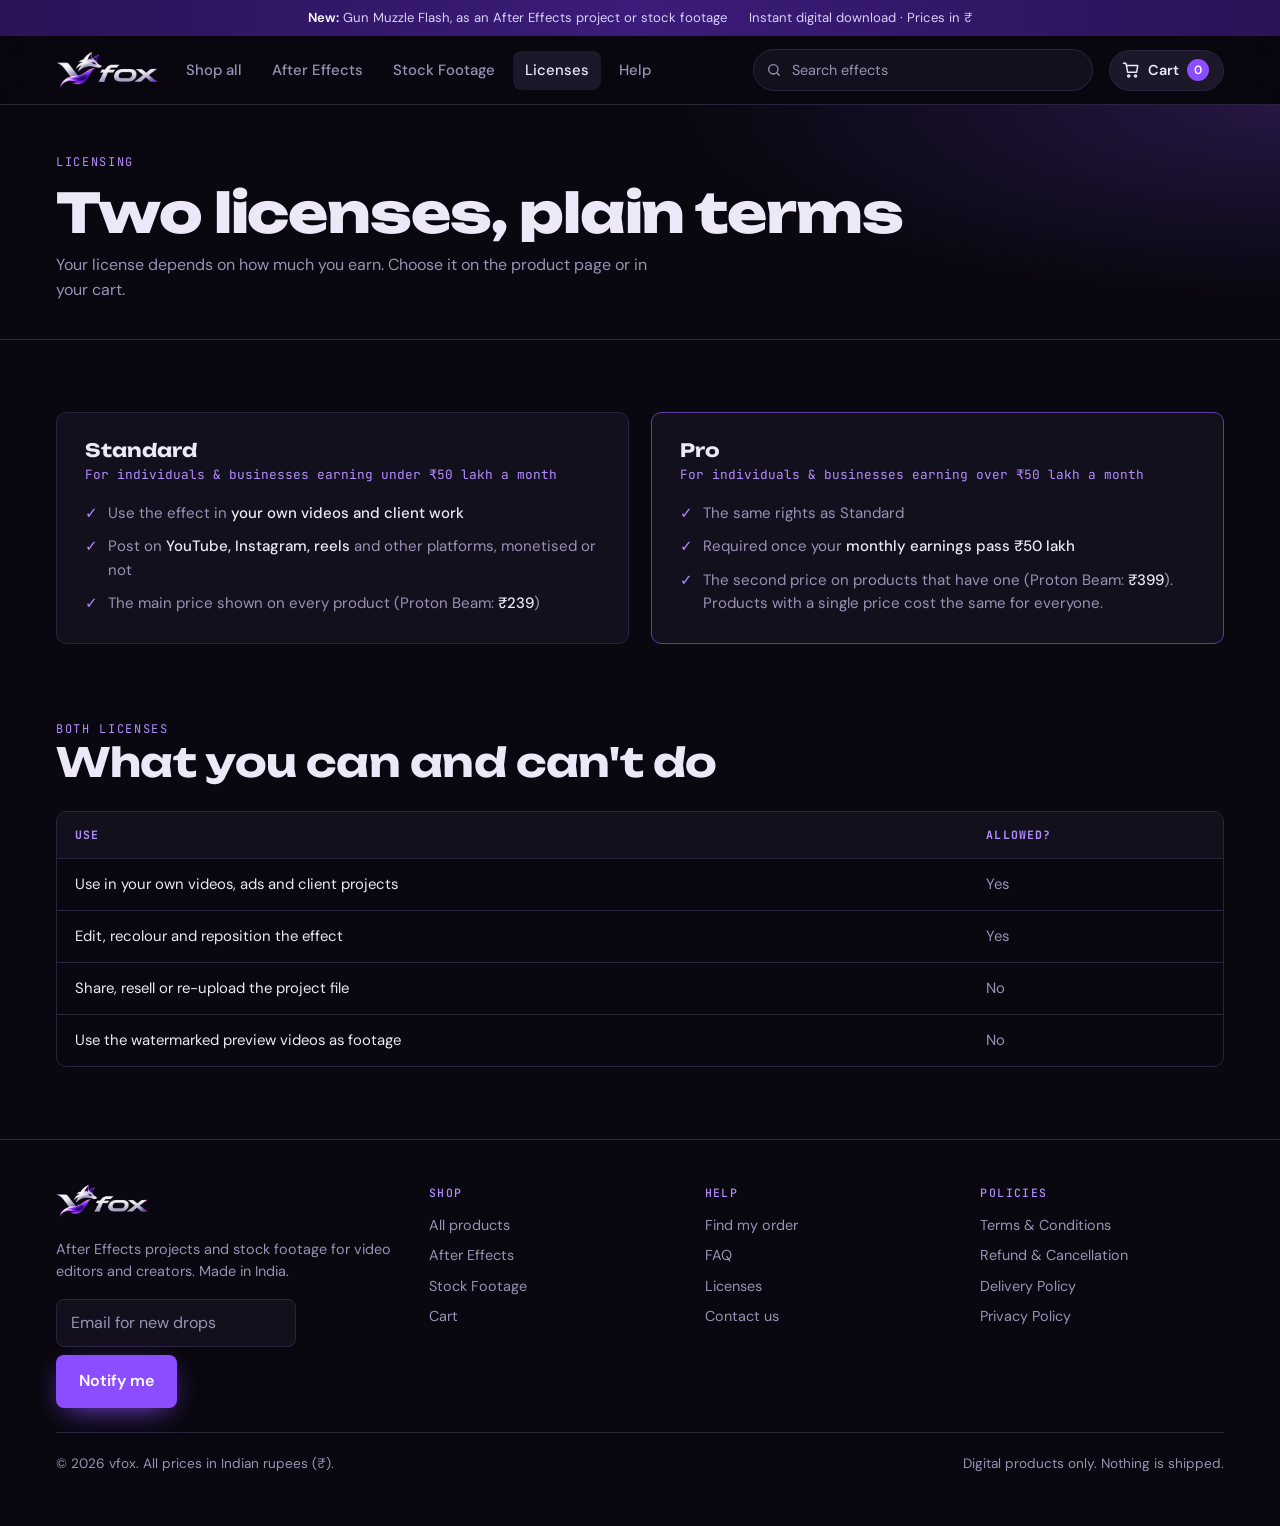
<file: licenses.html>
<!doctype html>
<html lang="en">
<head>
<meta charset="utf-8">
<meta name="viewport" content="width=device-width, initial-scale=1, viewport-fit=cover">
<title>Licenses · vfox</title>
<meta name="claude:viewport-fit-sides" content="cover">
<meta name="description" content="vfox licenses: Standard for creators earning under ₹50 lakh a month, Pro above that.">
<link rel="canonical" href="https://froodyofficial-maker.github.io/Vfox/licenses.html">
<meta name="theme-color" content="#09070f">
<meta property="og:site_name" content="vfox">
<meta property="og:type" content="website">
<meta property="og:title" content="Licenses · vfox">
<meta property="og:description" content="vfox licenses: Standard for creators earning under ₹50 lakh a month, Pro above that.">
<meta property="og:url" content="https://froodyofficial-maker.github.io/Vfox/licenses.html">
<meta property="og:image" content="https://froodyofficial-maker.github.io/Vfox/assets/share-card.jpg">
<meta property="og:image:width" content="1200">
<meta property="og:image:height" content="630">
<meta name="twitter:card" content="summary_large_image">
<link rel="icon" href="assets/favicon.png">
<link rel="apple-touch-icon" href="assets/apple-touch-icon.png">
<link rel="manifest" href="site.webmanifest">
<link rel="preconnect" href="https://fonts.googleapis.com">
<link rel="preconnect" href="https://fonts.gstatic.com" crossorigin>
<link rel="stylesheet" href="https://fonts.googleapis.com/css2?family=Unbounded:wght@500;700;800&family=DM+Sans:opsz,wght@9..40,400;9..40,500;9..40,600&family=JetBrains+Mono:wght@400;500&display=swap">
<link rel="stylesheet" href="css/style.css?v=a5e6a8c6">
</head>
<body>
<a class="skip" href="#main">Skip to content</a>
<div class="announce"><div class="wrap"><span><b>New:</b> Gun Muzzle Flash, as an After Effects project or stock footage</span><span>Instant digital download · Prices in ₹</span></div></div>
<nav class="nav" aria-label="Main">
  <div class="wrap">
    <a class="brand" href="index.html" aria-label="vfox home"><img src="assets/logo.png" alt="vfox"></a>
    <ul class="nav-links"><li><a href="shop.html">Shop all</a></li><li><a href="after-effects.html">After Effects</a></li><li><a href="stock-footage.html">Stock Footage</a></li><li><a href="licenses.html" aria-current="page">Licenses</a></li><li><a href="faq.html">Help</a></li></ul>
    <div class="search" role="search">
      <svg viewBox="0 0 24 24" fill="none" stroke="currentColor" stroke-width="2" stroke-linecap="round"><circle cx="11" cy="11" r="7"/><path d="m20 20-3.5-3.5"/></svg>
      <input id="q-licenses" type="search" placeholder="Search effects" aria-label="Search products" autocomplete="off">
      <div class="search-results" hidden></div>
    </div>
    <button class="cart-btn" data-cart-open aria-label="Open cart">
      <svg viewBox="0 0 24 24" fill="none" stroke="currentColor" stroke-width="2" stroke-linecap="round" stroke-linejoin="round"><path d="M6 6h15l-1.5 9h-12z"/><path d="M6 6 5 3H2"/><circle cx="9" cy="20" r="1.4"/><circle cx="18" cy="20" r="1.4"/></svg>
      <span class="lbl">Cart</span><span class="cart-count" data-cart-count>0</span>
    </button>
    <button class="menu-btn" id="menuBtn" aria-label="Menu" aria-expanded="false"><svg viewBox="0 0 24 24" fill="none" stroke="currentColor" stroke-width="2" stroke-linecap="round"><path d="M4 7h16M4 12h16M4 17h16"/></svg></button>
  </div>
</nav>
<span id="main"></span>
<header class="page-head"><div class="wrap">
  <div><span class="eyebrow">Licensing</span><h1>Two licenses, plain terms</h1><p>Your license depends on how much you earn. Choose it on the product page or in your cart.</p></div>
</div></header>
<main>
  <section><div class="wrap">
    <div class="lic">
      <article><h3>Standard</h3><div class="mult">For individuals &amp; businesses earning under ₹50 lakh a month</div>
        <ul>
          <li><span>Use the effect in <b>your own videos and client work</b></span></li>
          <li><span>Post on <b>YouTube, Instagram, reels</b> and other platforms, monetised or not</span></li>
          <li><span>The main price shown on every product (Proton Beam: <b>₹239</b>)</span></li>
        </ul></article>
      <article class="pro"><h3>Pro</h3><div class="mult">For individuals &amp; businesses earning over ₹50 lakh a month</div>
        <ul>
          <li><span>The same rights as Standard</span></li>
          <li><span>Required once your <b>monthly earnings pass ₹50 lakh</b></span></li>
          <li><span>The second price on products that have one (Proton Beam: <b>₹399</b>). Products with a single price cost the same for everyone.</span></li>
        </ul></article>
    </div>
  </div></section>
  <section style="padding-top:0"><div class="wrap">
    <div class="sec-head"><div><span class="eyebrow">Both licenses</span><h2>What you can and can't do</h2></div></div>
    <div class="table-wrap"><table>
      <thead><tr><th>Use</th><th>Allowed?</th></tr></thead>
      <tbody>
        <tr><td>Use in your own videos, ads and client projects</td><td>Yes</td></tr>
        <tr><td>Edit, recolour and reposition the effect</td><td>Yes</td></tr>
        <tr><td>Share, resell or re-upload the project file</td><td>No</td></tr>
        <tr><td>Use the watermarked preview videos as footage</td><td>No</td></tr>
      </tbody>
    </table></div>
  </div></section>
</main>
<footer class="site-foot">
  <div class="wrap">
    <div class="cols">
      <div class="about">
        <a href="index.html"><img src="assets/logo.png" alt="vfox"></a>
        <p>After Effects projects and stock footage for video editors and creators. Made in India.</p>
        <nav data-social aria-label="vfox on social media" hidden></nav>
        <form class="signup">
          <input id="email-foot" type="email" placeholder="Email for new drops" aria-label="Email address" required>
          <button class="btn btn-primary" type="submit">Notify me</button>
        </form>
      </div>
      <div><h4>Shop</h4><nav aria-label="Shop"><a href="shop.html">All products</a><a href="after-effects.html">After Effects</a><a href="stock-footage.html">Stock Footage</a><a href="cart.html">Cart</a></nav></div>
      <div><h4>Help</h4><nav aria-label="Help"><a href="order.html">Find my order</a><a href="faq.html">FAQ</a><a href="licenses.html">Licenses</a><a href="contact.html">Contact us</a></nav></div>
      <div><h4>Policies</h4><nav aria-label="Policies"><a href="terms.html">Terms &amp; Conditions</a><a href="refund-policy.html">Refund &amp; Cancellation</a><a href="delivery-policy.html">Delivery Policy</a><a href="privacy-policy.html">Privacy Policy</a></nav></div>
    </div>
    <div class="bottom"><span>© 2026 vfox. All prices in Indian rupees (₹).</span><span>Digital products only. Nothing is shipped.</span></div>
  </div>
</footer>
<script src="js/products.js?v=a5e6a8c6"></script>
<script src="js/app.js?v=a5e6a8c6"></script>
</body>
</html>
</file>
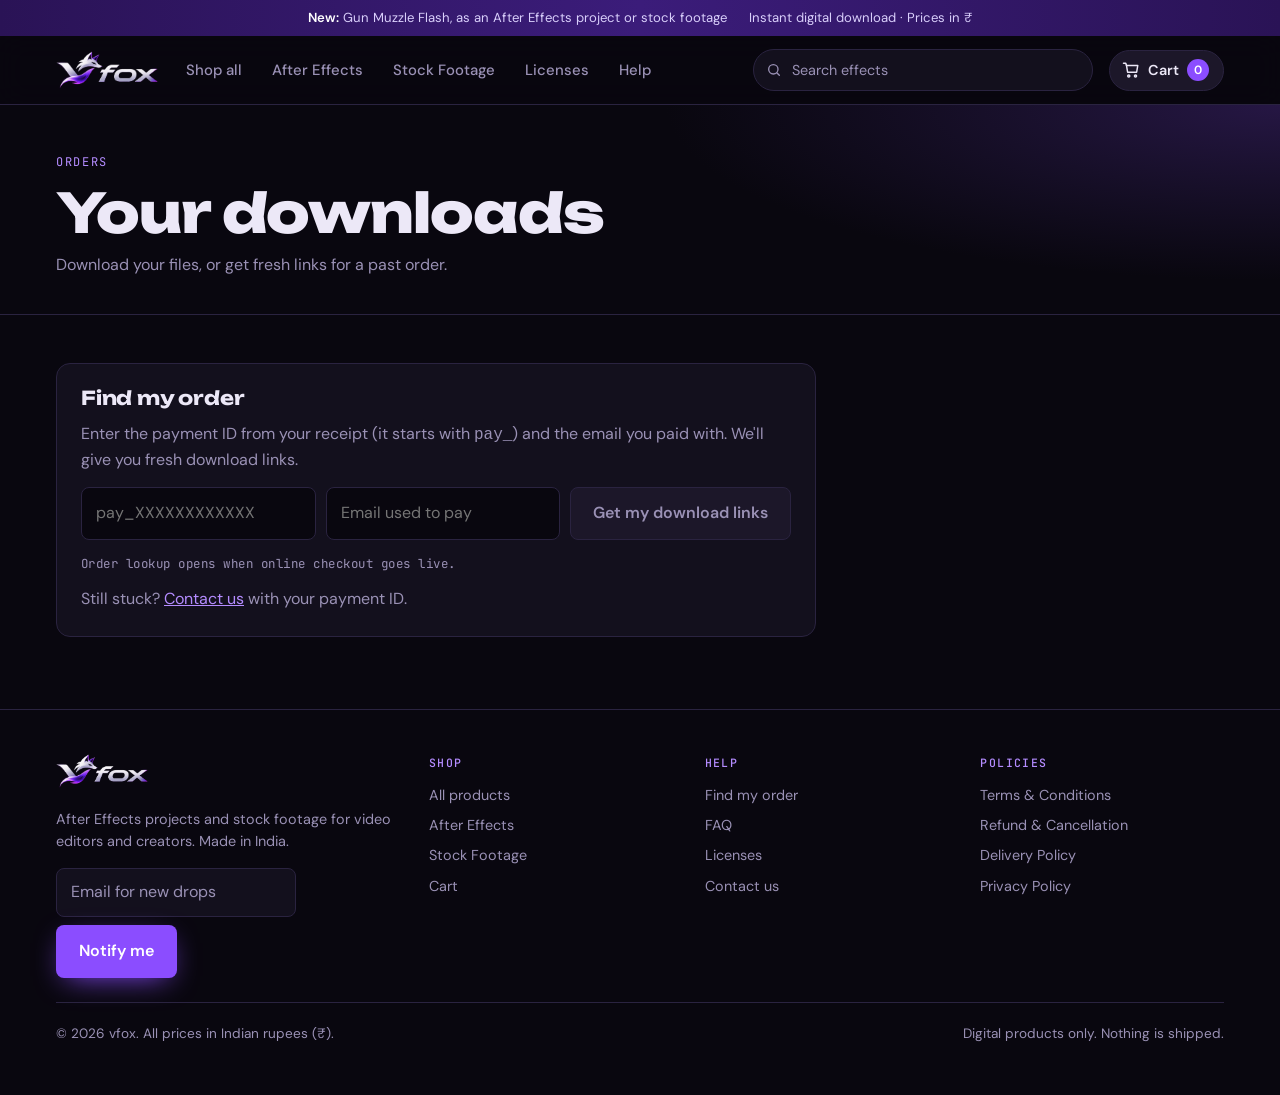
<file: order.html>
<!doctype html>
<html lang="en">
<head>
<meta charset="utf-8">
<meta name="viewport" content="width=device-width, initial-scale=1, viewport-fit=cover">
<title>Your downloads · vfox</title>
<meta name="claude:viewport-fit-sides" content="cover">
<meta name="description" content="Download your vfox files or find a past order.">
<meta name="robots" content="noindex">
<meta name="theme-color" content="#09070f">
<meta property="og:site_name" content="vfox">
<meta property="og:type" content="website">
<meta property="og:title" content="Your downloads · vfox">
<meta property="og:description" content="Download your vfox files or find a past order.">
<meta property="og:url" content="https://froodyofficial-maker.github.io/Vfox/order.html">
<meta property="og:image" content="https://froodyofficial-maker.github.io/Vfox/assets/share-card.jpg">
<meta property="og:image:width" content="1200">
<meta property="og:image:height" content="630">
<meta name="twitter:card" content="summary_large_image">
<link rel="icon" href="assets/favicon.png">
<link rel="apple-touch-icon" href="assets/apple-touch-icon.png">
<link rel="manifest" href="site.webmanifest">
<link rel="preconnect" href="https://fonts.googleapis.com">
<link rel="preconnect" href="https://fonts.gstatic.com" crossorigin>
<link rel="stylesheet" href="https://fonts.googleapis.com/css2?family=Unbounded:wght@500;700;800&family=DM+Sans:opsz,wght@9..40,400;9..40,500;9..40,600&family=JetBrains+Mono:wght@400;500&display=swap">
<link rel="stylesheet" href="css/style.css?v=a5e6a8c6">
</head>
<body>
<a class="skip" href="#main">Skip to content</a>
<div class="announce"><div class="wrap"><span><b>New:</b> Gun Muzzle Flash, as an After Effects project or stock footage</span><span>Instant digital download · Prices in ₹</span></div></div>
<nav class="nav" aria-label="Main">
  <div class="wrap">
    <a class="brand" href="index.html" aria-label="vfox home"><img src="assets/logo.png" alt="vfox"></a>
    <ul class="nav-links"><li><a href="shop.html">Shop all</a></li><li><a href="after-effects.html">After Effects</a></li><li><a href="stock-footage.html">Stock Footage</a></li><li><a href="licenses.html">Licenses</a></li><li><a href="faq.html">Help</a></li></ul>
    <div class="search" role="search">
      <svg viewBox="0 0 24 24" fill="none" stroke="currentColor" stroke-width="2" stroke-linecap="round"><circle cx="11" cy="11" r="7"/><path d="m20 20-3.5-3.5"/></svg>
      <input id="q-order" type="search" placeholder="Search effects" aria-label="Search products" autocomplete="off">
      <div class="search-results" hidden></div>
    </div>
    <button class="cart-btn" data-cart-open aria-label="Open cart">
      <svg viewBox="0 0 24 24" fill="none" stroke="currentColor" stroke-width="2" stroke-linecap="round" stroke-linejoin="round"><path d="M6 6h15l-1.5 9h-12z"/><path d="M6 6 5 3H2"/><circle cx="9" cy="20" r="1.4"/><circle cx="18" cy="20" r="1.4"/></svg>
      <span class="lbl">Cart</span><span class="cart-count" data-cart-count>0</span>
    </button>
    <button class="menu-btn" id="menuBtn" aria-label="Menu" aria-expanded="false"><svg viewBox="0 0 24 24" fill="none" stroke="currentColor" stroke-width="2" stroke-linecap="round"><path d="M4 7h16M4 12h16M4 17h16"/></svg></button>
  </div>
</nav>
<span id="main"></span>
<header class="page-head"><div class="wrap">
  <div><span class="eyebrow">Orders</span><h1>Your downloads</h1><p>Download your files, or get fresh links for a past order.</p></div>
</div></header>
<main><div class="wrap"><div class="orderwrap" id="orderPage">
  <div id="orderOut"></div>
  <div class="findbox">
    <h2>Find my order</h2>
    <p>Enter the payment ID from your receipt (it starts with <code>pay_</code>) and the email you paid with. We'll give you fresh download links.</p>
    <form id="findForm">
      <input id="fPay" placeholder="pay_XXXXXXXXXXXX" aria-label="Payment ID" required autocomplete="off">
      <input id="fEmail" type="email" placeholder="Email used to pay" aria-label="Email" required>
      <button class="btn btn-primary" type="submit">Get my download links</button>
    </form>
    <p id="findNote" class="mono"></p>
    <p>Still stuck? <a href="contact.html" style="color:var(--violet-hi)">Contact us</a> with your payment ID.</p>
  </div>
</div></div></main>
<footer class="site-foot">
  <div class="wrap">
    <div class="cols">
      <div class="about">
        <a href="index.html"><img src="assets/logo.png" alt="vfox"></a>
        <p>After Effects projects and stock footage for video editors and creators. Made in India.</p>
        <nav data-social aria-label="vfox on social media" hidden></nav>
        <form class="signup">
          <input id="email-foot" type="email" placeholder="Email for new drops" aria-label="Email address" required>
          <button class="btn btn-primary" type="submit">Notify me</button>
        </form>
      </div>
      <div><h4>Shop</h4><nav aria-label="Shop"><a href="shop.html">All products</a><a href="after-effects.html">After Effects</a><a href="stock-footage.html">Stock Footage</a><a href="cart.html">Cart</a></nav></div>
      <div><h4>Help</h4><nav aria-label="Help"><a href="order.html">Find my order</a><a href="faq.html">FAQ</a><a href="licenses.html">Licenses</a><a href="contact.html">Contact us</a></nav></div>
      <div><h4>Policies</h4><nav aria-label="Policies"><a href="terms.html">Terms &amp; Conditions</a><a href="refund-policy.html">Refund &amp; Cancellation</a><a href="delivery-policy.html">Delivery Policy</a><a href="privacy-policy.html">Privacy Policy</a></nav></div>
    </div>
    <div class="bottom"><span>© 2026 vfox. All prices in Indian rupees (₹).</span><span>Digital products only. Nothing is shipped.</span></div>
  </div>
</footer>
<script src="js/products.js?v=a5e6a8c6"></script>
<script src="js/app.js?v=a5e6a8c6"></script>
</body>
</html>
</file>
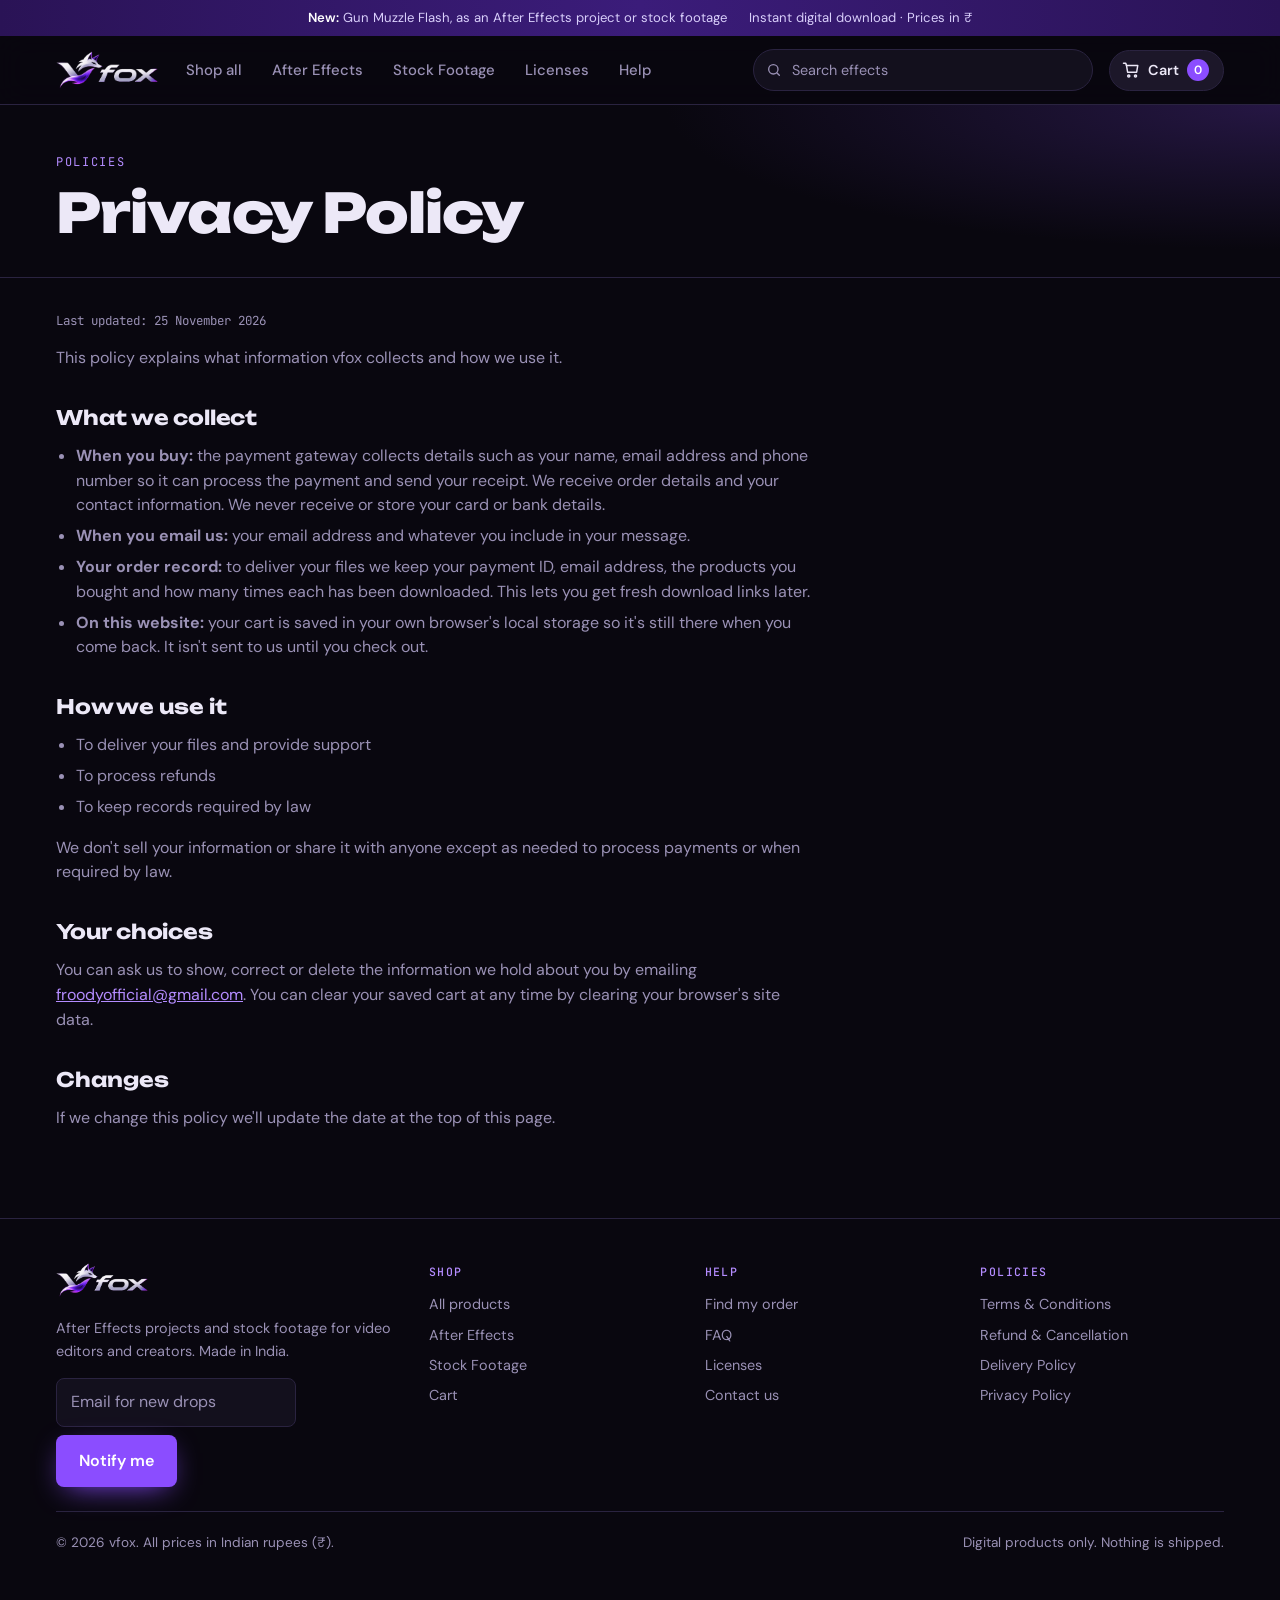
<file: privacy-policy.html>
<!doctype html>
<html lang="en">
<head>
<meta charset="utf-8">
<meta name="viewport" content="width=device-width, initial-scale=1, viewport-fit=cover">
<title>Privacy Policy · vfox</title>
<meta name="claude:viewport-fit-sides" content="cover">
<meta name="description" content="How vfox handles your information.">
<link rel="canonical" href="https://froodyofficial-maker.github.io/Vfox/privacy-policy.html">
<meta name="theme-color" content="#09070f">
<meta property="og:site_name" content="vfox">
<meta property="og:type" content="website">
<meta property="og:title" content="Privacy Policy · vfox">
<meta property="og:description" content="How vfox handles your information.">
<meta property="og:url" content="https://froodyofficial-maker.github.io/Vfox/privacy-policy.html">
<meta property="og:image" content="https://froodyofficial-maker.github.io/Vfox/assets/share-card.jpg">
<meta property="og:image:width" content="1200">
<meta property="og:image:height" content="630">
<meta name="twitter:card" content="summary_large_image">
<link rel="icon" href="assets/favicon.png">
<link rel="apple-touch-icon" href="assets/apple-touch-icon.png">
<link rel="manifest" href="site.webmanifest">
<link rel="preconnect" href="https://fonts.googleapis.com">
<link rel="preconnect" href="https://fonts.gstatic.com" crossorigin>
<link rel="stylesheet" href="https://fonts.googleapis.com/css2?family=Unbounded:wght@500;700;800&family=DM+Sans:opsz,wght@9..40,400;9..40,500;9..40,600&family=JetBrains+Mono:wght@400;500&display=swap">
<link rel="stylesheet" href="css/style.css?v=a5e6a8c6">
</head>
<body>
<a class="skip" href="#main">Skip to content</a>
<div class="announce"><div class="wrap"><span><b>New:</b> Gun Muzzle Flash, as an After Effects project or stock footage</span><span>Instant digital download · Prices in ₹</span></div></div>
<nav class="nav" aria-label="Main">
  <div class="wrap">
    <a class="brand" href="index.html" aria-label="vfox home"><img src="assets/logo.png" alt="vfox"></a>
    <ul class="nav-links"><li><a href="shop.html">Shop all</a></li><li><a href="after-effects.html">After Effects</a></li><li><a href="stock-footage.html">Stock Footage</a></li><li><a href="licenses.html">Licenses</a></li><li><a href="faq.html">Help</a></li></ul>
    <div class="search" role="search">
      <svg viewBox="0 0 24 24" fill="none" stroke="currentColor" stroke-width="2" stroke-linecap="round"><circle cx="11" cy="11" r="7"/><path d="m20 20-3.5-3.5"/></svg>
      <input id="q-privacy-policy" type="search" placeholder="Search effects" aria-label="Search products" autocomplete="off">
      <div class="search-results" hidden></div>
    </div>
    <button class="cart-btn" data-cart-open aria-label="Open cart">
      <svg viewBox="0 0 24 24" fill="none" stroke="currentColor" stroke-width="2" stroke-linecap="round" stroke-linejoin="round"><path d="M6 6h15l-1.5 9h-12z"/><path d="M6 6 5 3H2"/><circle cx="9" cy="20" r="1.4"/><circle cx="18" cy="20" r="1.4"/></svg>
      <span class="lbl">Cart</span><span class="cart-count" data-cart-count>0</span>
    </button>
    <button class="menu-btn" id="menuBtn" aria-label="Menu" aria-expanded="false"><svg viewBox="0 0 24 24" fill="none" stroke="currentColor" stroke-width="2" stroke-linecap="round"><path d="M4 7h16M4 12h16M4 17h16"/></svg></button>
  </div>
</nav>
<span id="main"></span>
<header class="page-head"><div class="wrap">
  <div><span class="eyebrow">Policies</span><h1>Privacy Policy</h1></div>
</div></header>
<main><div class="wrap"><article class="doc">
<p class="updated">Last updated: 25 November 2026</p>

<p>This policy explains what information vfox collects and how we use it.</p>
<h2>What we collect</h2>
<ul>
  <li><b>When you buy:</b> the payment gateway collects details such as your name, email address and phone number so it can process the payment and send your receipt. We receive order details and your contact information. We never receive or store your card or bank details.</li>
  <li><b>When you email us:</b> your email address and whatever you include in your message.</li>
  <li><b>Your order record:</b> to deliver your files we keep your payment ID, email address, the products you bought and how many times each has been downloaded. This lets you get fresh download links later.</li>
  <li><b>On this website:</b> your cart is saved in your own browser's local storage so it's still there when you come back. It isn't sent to us until you check out.</li>
</ul>
<h2>How we use it</h2>
<ul>
  <li>To deliver your files and provide support</li>
  <li>To process refunds</li>
  <li>To keep records required by law</li>
</ul>
<p>We don't sell your information or share it with anyone except as needed to process payments or when required by law.</p>
<h2>Your choices</h2>
<p>You can ask us to show, correct or delete the information we hold about you by emailing <a data-email-link href="contact.html">our contact email</a>. You can clear your saved cart at any time by clearing your browser's site data.</p>
<h2>Changes</h2>
<p>If we change this policy we'll update the date at the top of this page.</p>
</article></div></main>
<footer class="site-foot">
  <div class="wrap">
    <div class="cols">
      <div class="about">
        <a href="index.html"><img src="assets/logo.png" alt="vfox"></a>
        <p>After Effects projects and stock footage for video editors and creators. Made in India.</p>
        <nav data-social aria-label="vfox on social media" hidden></nav>
        <form class="signup">
          <input id="email-foot" type="email" placeholder="Email for new drops" aria-label="Email address" required>
          <button class="btn btn-primary" type="submit">Notify me</button>
        </form>
      </div>
      <div><h4>Shop</h4><nav aria-label="Shop"><a href="shop.html">All products</a><a href="after-effects.html">After Effects</a><a href="stock-footage.html">Stock Footage</a><a href="cart.html">Cart</a></nav></div>
      <div><h4>Help</h4><nav aria-label="Help"><a href="order.html">Find my order</a><a href="faq.html">FAQ</a><a href="licenses.html">Licenses</a><a href="contact.html">Contact us</a></nav></div>
      <div><h4>Policies</h4><nav aria-label="Policies"><a href="terms.html">Terms &amp; Conditions</a><a href="refund-policy.html">Refund &amp; Cancellation</a><a href="delivery-policy.html">Delivery Policy</a><a href="privacy-policy.html">Privacy Policy</a></nav></div>
    </div>
    <div class="bottom"><span>© 2026 vfox. All prices in Indian rupees (₹).</span><span>Digital products only. Nothing is shipped.</span></div>
  </div>
</footer>
<script src="js/products.js?v=a5e6a8c6"></script>
<script src="js/app.js?v=a5e6a8c6"></script>
</body>
</html>
</file>
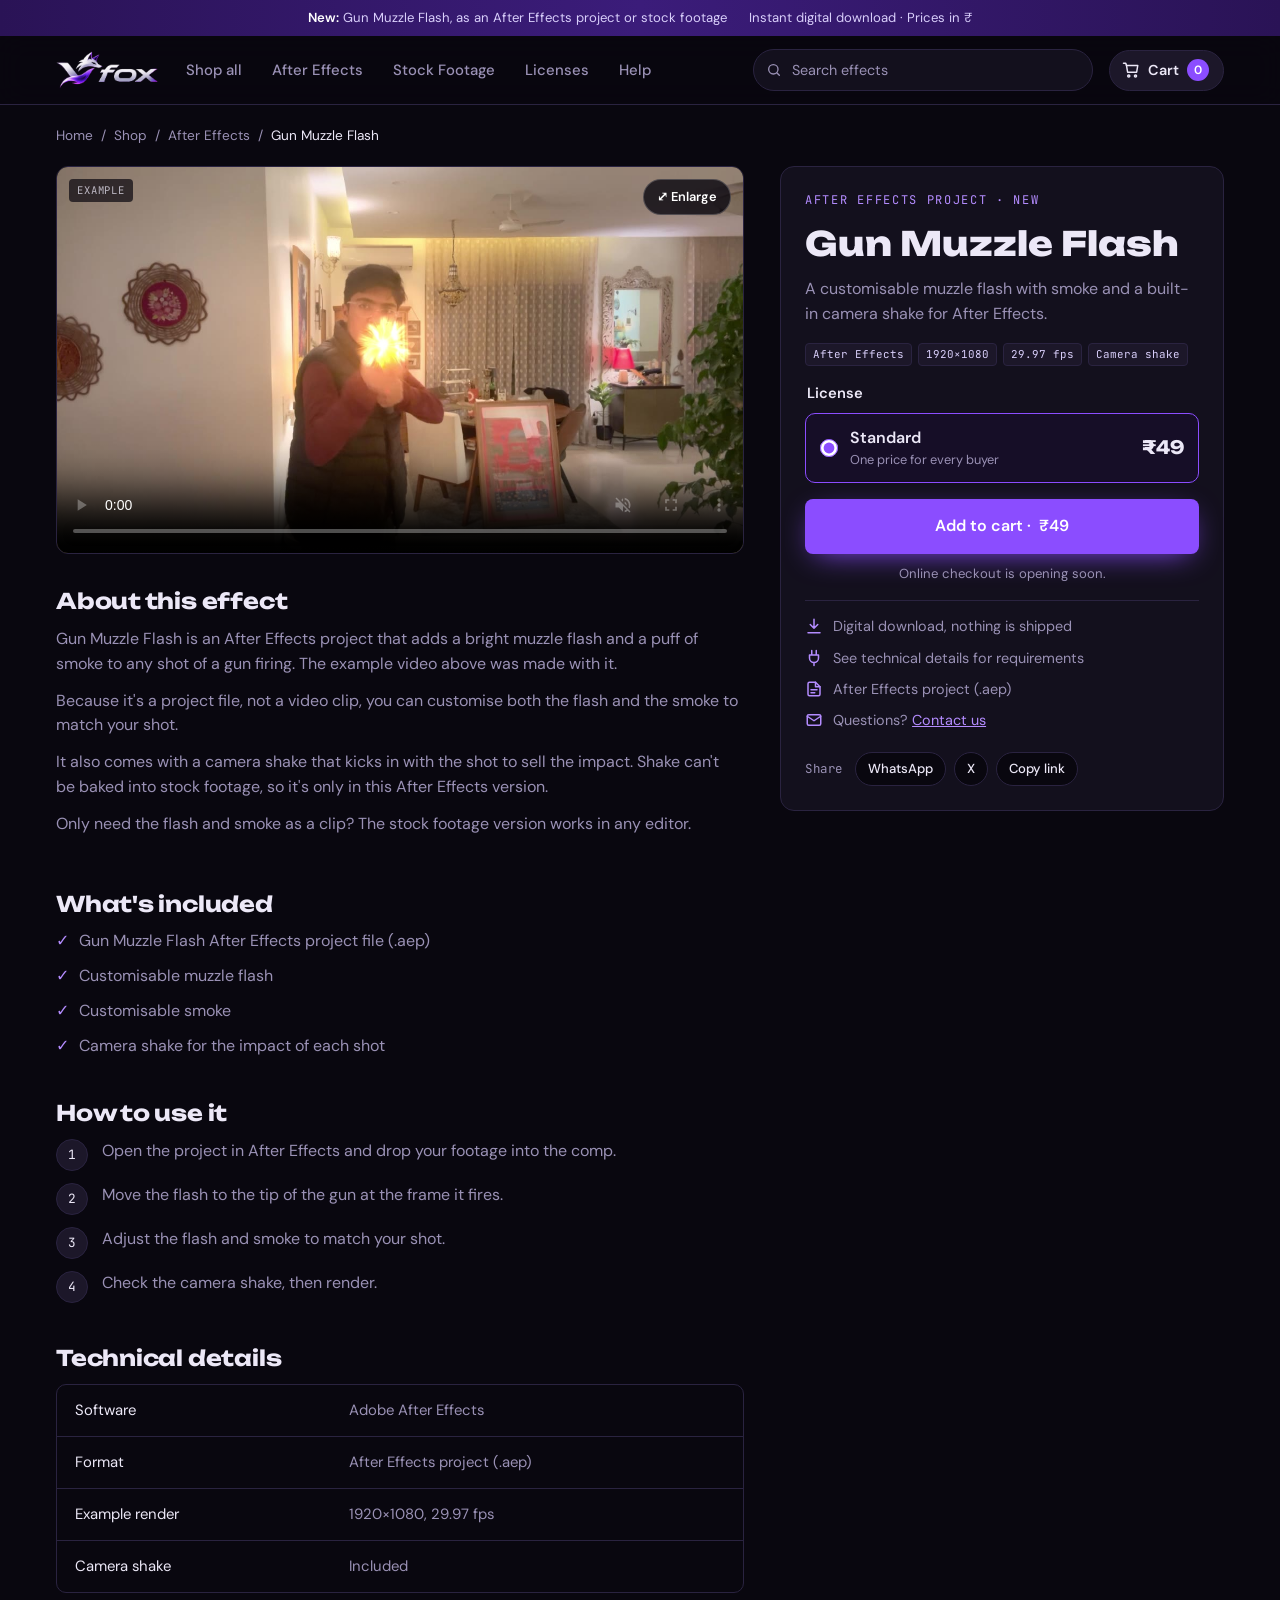
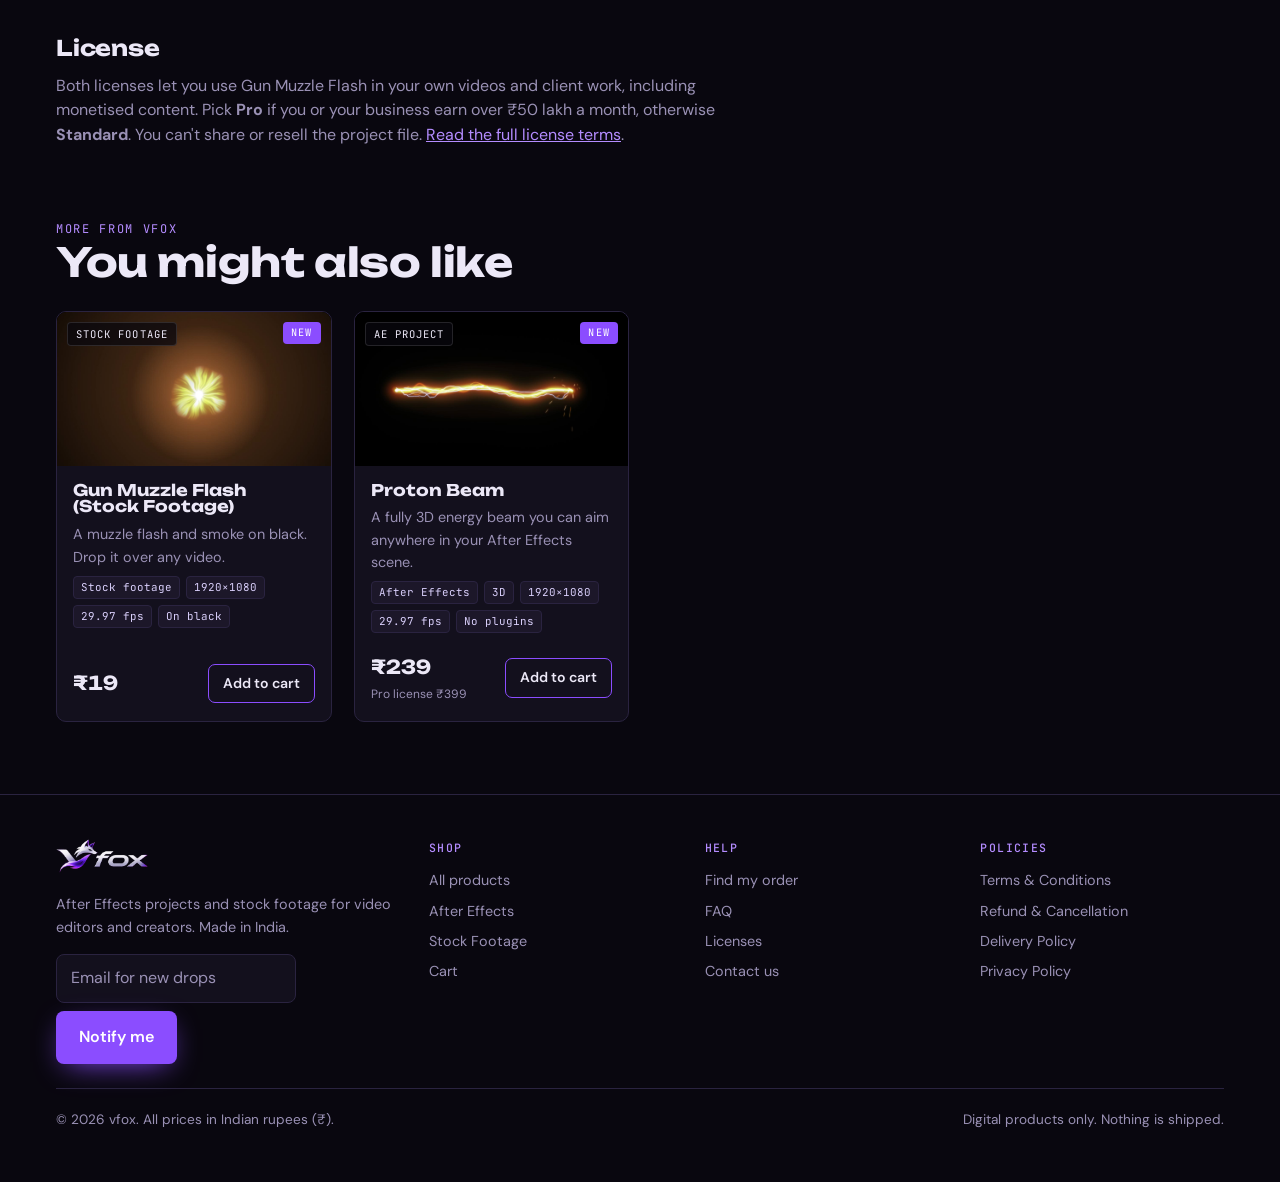
<file: product.html>
<!doctype html>
<html lang="en">
<head>
<meta charset="utf-8">
<meta name="viewport" content="width=device-width, initial-scale=1, viewport-fit=cover">
<title>Product · vfox</title>
<meta name="claude:viewport-fit-sides" content="cover">
<meta name="description" content="After Effects VFX from vfox. Instant digital download, prices in ₹.">
<link rel="canonical" href="https://froodyofficial-maker.github.io/Vfox/product.html">
<meta name="theme-color" content="#09070f">
<meta property="og:site_name" content="vfox">
<meta property="og:type" content="website">
<meta property="og:title" content="Product · vfox">
<meta property="og:description" content="After Effects VFX from vfox. Instant digital download, prices in ₹.">
<meta property="og:url" content="https://froodyofficial-maker.github.io/Vfox/product.html">
<meta property="og:image" content="https://froodyofficial-maker.github.io/Vfox/assets/share-card.jpg">
<meta property="og:image:width" content="1200">
<meta property="og:image:height" content="630">
<meta name="twitter:card" content="summary_large_image">
<link rel="icon" href="assets/favicon.png">
<link rel="apple-touch-icon" href="assets/apple-touch-icon.png">
<link rel="manifest" href="site.webmanifest">
<link rel="preconnect" href="https://fonts.googleapis.com">
<link rel="preconnect" href="https://fonts.gstatic.com" crossorigin>
<link rel="stylesheet" href="https://fonts.googleapis.com/css2?family=Unbounded:wght@500;700;800&family=DM+Sans:opsz,wght@9..40,400;9..40,500;9..40,600&family=JetBrains+Mono:wght@400;500&display=swap">
<link rel="stylesheet" href="css/style.css?v=a5e6a8c6">
</head>
<body>
<a class="skip" href="#main">Skip to content</a>
<div class="announce"><div class="wrap"><span><b>New:</b> Gun Muzzle Flash, as an After Effects project or stock footage</span><span>Instant digital download · Prices in ₹</span></div></div>
<nav class="nav" aria-label="Main">
  <div class="wrap">
    <a class="brand" href="index.html" aria-label="vfox home"><img src="assets/logo.png" alt="vfox"></a>
    <ul class="nav-links"><li><a href="shop.html">Shop all</a></li><li><a href="after-effects.html">After Effects</a></li><li><a href="stock-footage.html">Stock Footage</a></li><li><a href="licenses.html">Licenses</a></li><li><a href="faq.html">Help</a></li></ul>
    <div class="search" role="search">
      <svg viewBox="0 0 24 24" fill="none" stroke="currentColor" stroke-width="2" stroke-linecap="round"><circle cx="11" cy="11" r="7"/><path d="m20 20-3.5-3.5"/></svg>
      <input id="q-product" type="search" placeholder="Search effects" aria-label="Search products" autocomplete="off">
      <div class="search-results" hidden></div>
    </div>
    <button class="cart-btn" data-cart-open aria-label="Open cart">
      <svg viewBox="0 0 24 24" fill="none" stroke="currentColor" stroke-width="2" stroke-linecap="round" stroke-linejoin="round"><path d="M6 6h15l-1.5 9h-12z"/><path d="M6 6 5 3H2"/><circle cx="9" cy="20" r="1.4"/><circle cx="18" cy="20" r="1.4"/></svg>
      <span class="lbl">Cart</span><span class="cart-count" data-cart-count>0</span>
    </button>
    <button class="menu-btn" id="menuBtn" aria-label="Menu" aria-expanded="false"><svg viewBox="0 0 24 24" fill="none" stroke="currentColor" stroke-width="2" stroke-linecap="round"><path d="M4 7h16M4 12h16M4 17h16"/></svg></button>
  </div>
</nav>
<span id="main"></span>
<main id="pdp"></main>
<footer class="site-foot">
  <div class="wrap">
    <div class="cols">
      <div class="about">
        <a href="index.html"><img src="assets/logo.png" alt="vfox"></a>
        <p>After Effects projects and stock footage for video editors and creators. Made in India.</p>
        <nav data-social aria-label="vfox on social media" hidden></nav>
        <form class="signup">
          <input id="email-foot" type="email" placeholder="Email for new drops" aria-label="Email address" required>
          <button class="btn btn-primary" type="submit">Notify me</button>
        </form>
      </div>
      <div><h4>Shop</h4><nav aria-label="Shop"><a href="shop.html">All products</a><a href="after-effects.html">After Effects</a><a href="stock-footage.html">Stock Footage</a><a href="cart.html">Cart</a></nav></div>
      <div><h4>Help</h4><nav aria-label="Help"><a href="order.html">Find my order</a><a href="faq.html">FAQ</a><a href="licenses.html">Licenses</a><a href="contact.html">Contact us</a></nav></div>
      <div><h4>Policies</h4><nav aria-label="Policies"><a href="terms.html">Terms &amp; Conditions</a><a href="refund-policy.html">Refund &amp; Cancellation</a><a href="delivery-policy.html">Delivery Policy</a><a href="privacy-policy.html">Privacy Policy</a></nav></div>
    </div>
    <div class="bottom"><span>© 2026 vfox. All prices in Indian rupees (₹).</span><span>Digital products only. Nothing is shipped.</span></div>
  </div>
</footer>
<script src="js/products.js?v=a5e6a8c6"></script>
<script src="js/app.js?v=a5e6a8c6"></script>
</body>
</html>
</file>
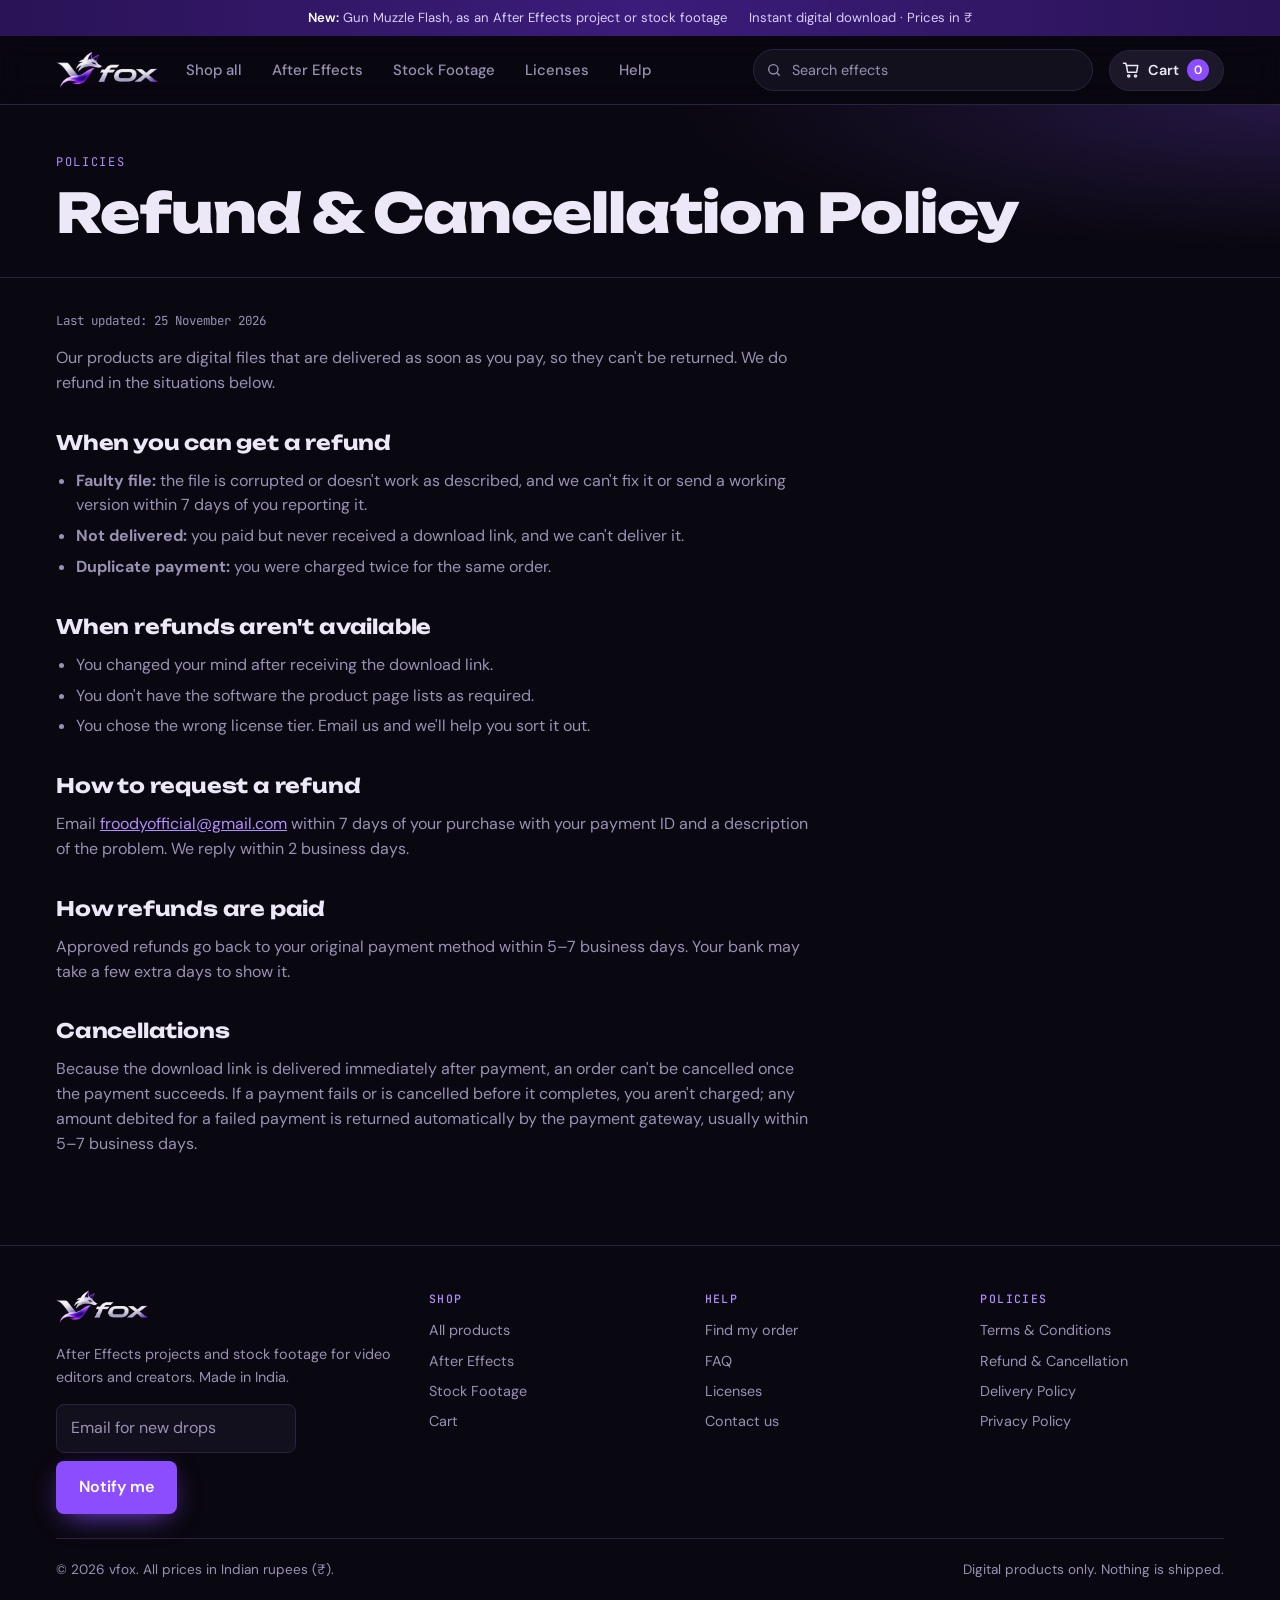
<file: refund-policy.html>
<!doctype html>
<html lang="en">
<head>
<meta charset="utf-8">
<meta name="viewport" content="width=device-width, initial-scale=1, viewport-fit=cover">
<title>Refund & Cancellation Policy · vfox</title>
<meta name="claude:viewport-fit-sides" content="cover">
<meta name="description" content="vfox refund and cancellation policy for digital products.">
<link rel="canonical" href="https://froodyofficial-maker.github.io/Vfox/refund-policy.html">
<meta name="theme-color" content="#09070f">
<meta property="og:site_name" content="vfox">
<meta property="og:type" content="website">
<meta property="og:title" content="Refund & Cancellation Policy · vfox">
<meta property="og:description" content="vfox refund and cancellation policy for digital products.">
<meta property="og:url" content="https://froodyofficial-maker.github.io/Vfox/refund-policy.html">
<meta property="og:image" content="https://froodyofficial-maker.github.io/Vfox/assets/share-card.jpg">
<meta property="og:image:width" content="1200">
<meta property="og:image:height" content="630">
<meta name="twitter:card" content="summary_large_image">
<link rel="icon" href="assets/favicon.png">
<link rel="apple-touch-icon" href="assets/apple-touch-icon.png">
<link rel="manifest" href="site.webmanifest">
<link rel="preconnect" href="https://fonts.googleapis.com">
<link rel="preconnect" href="https://fonts.gstatic.com" crossorigin>
<link rel="stylesheet" href="https://fonts.googleapis.com/css2?family=Unbounded:wght@500;700;800&family=DM+Sans:opsz,wght@9..40,400;9..40,500;9..40,600&family=JetBrains+Mono:wght@400;500&display=swap">
<link rel="stylesheet" href="css/style.css?v=a5e6a8c6">
</head>
<body>
<a class="skip" href="#main">Skip to content</a>
<div class="announce"><div class="wrap"><span><b>New:</b> Gun Muzzle Flash, as an After Effects project or stock footage</span><span>Instant digital download · Prices in ₹</span></div></div>
<nav class="nav" aria-label="Main">
  <div class="wrap">
    <a class="brand" href="index.html" aria-label="vfox home"><img src="assets/logo.png" alt="vfox"></a>
    <ul class="nav-links"><li><a href="shop.html">Shop all</a></li><li><a href="after-effects.html">After Effects</a></li><li><a href="stock-footage.html">Stock Footage</a></li><li><a href="licenses.html">Licenses</a></li><li><a href="faq.html">Help</a></li></ul>
    <div class="search" role="search">
      <svg viewBox="0 0 24 24" fill="none" stroke="currentColor" stroke-width="2" stroke-linecap="round"><circle cx="11" cy="11" r="7"/><path d="m20 20-3.5-3.5"/></svg>
      <input id="q-refund-policy" type="search" placeholder="Search effects" aria-label="Search products" autocomplete="off">
      <div class="search-results" hidden></div>
    </div>
    <button class="cart-btn" data-cart-open aria-label="Open cart">
      <svg viewBox="0 0 24 24" fill="none" stroke="currentColor" stroke-width="2" stroke-linecap="round" stroke-linejoin="round"><path d="M6 6h15l-1.5 9h-12z"/><path d="M6 6 5 3H2"/><circle cx="9" cy="20" r="1.4"/><circle cx="18" cy="20" r="1.4"/></svg>
      <span class="lbl">Cart</span><span class="cart-count" data-cart-count>0</span>
    </button>
    <button class="menu-btn" id="menuBtn" aria-label="Menu" aria-expanded="false"><svg viewBox="0 0 24 24" fill="none" stroke="currentColor" stroke-width="2" stroke-linecap="round"><path d="M4 7h16M4 12h16M4 17h16"/></svg></button>
  </div>
</nav>
<span id="main"></span>
<header class="page-head"><div class="wrap">
  <div><span class="eyebrow">Policies</span><h1>Refund &amp; Cancellation Policy</h1></div>
</div></header>
<main><div class="wrap"><article class="doc">
<p class="updated">Last updated: 25 November 2026</p>

<p>Our products are digital files that are delivered as soon as you pay, so they can't be returned. We do refund in the situations below.</p>
<h2>When you can get a refund</h2>
<ul>
  <li><b>Faulty file:</b> the file is corrupted or doesn't work as described, and we can't fix it or send a working version within 7 days of you reporting it.</li>
  <li><b>Not delivered:</b> you paid but never received a download link, and we can't deliver it.</li>
  <li><b>Duplicate payment:</b> you were charged twice for the same order.</li>
</ul>
<h2>When refunds aren't available</h2>
<ul>
  <li>You changed your mind after receiving the download link.</li>
  <li>You don't have the software the product page lists as required.</li>
  <li>You chose the wrong license tier. Email us and we'll help you sort it out.</li>
</ul>
<h2>How to request a refund</h2>
<p>Email <a data-email-link href="contact.html">our contact email</a> within 7 days of your purchase with your payment ID and a description of the problem. We reply within 2 business days.</p>
<h2>How refunds are paid</h2>
<p>Approved refunds go back to your original payment method within 5–7 business days. Your bank may take a few extra days to show it.</p>
<h2>Cancellations</h2>
<p>Because the download link is delivered immediately after payment, an order can't be cancelled once the payment succeeds. If a payment fails or is cancelled before it completes, you aren't charged; any amount debited for a failed payment is returned automatically by the payment gateway, usually within 5–7 business days.</p>
</article></div></main>
<footer class="site-foot">
  <div class="wrap">
    <div class="cols">
      <div class="about">
        <a href="index.html"><img src="assets/logo.png" alt="vfox"></a>
        <p>After Effects projects and stock footage for video editors and creators. Made in India.</p>
        <nav data-social aria-label="vfox on social media" hidden></nav>
        <form class="signup">
          <input id="email-foot" type="email" placeholder="Email for new drops" aria-label="Email address" required>
          <button class="btn btn-primary" type="submit">Notify me</button>
        </form>
      </div>
      <div><h4>Shop</h4><nav aria-label="Shop"><a href="shop.html">All products</a><a href="after-effects.html">After Effects</a><a href="stock-footage.html">Stock Footage</a><a href="cart.html">Cart</a></nav></div>
      <div><h4>Help</h4><nav aria-label="Help"><a href="order.html">Find my order</a><a href="faq.html">FAQ</a><a href="licenses.html">Licenses</a><a href="contact.html">Contact us</a></nav></div>
      <div><h4>Policies</h4><nav aria-label="Policies"><a href="terms.html">Terms &amp; Conditions</a><a href="refund-policy.html">Refund &amp; Cancellation</a><a href="delivery-policy.html">Delivery Policy</a><a href="privacy-policy.html">Privacy Policy</a></nav></div>
    </div>
    <div class="bottom"><span>© 2026 vfox. All prices in Indian rupees (₹).</span><span>Digital products only. Nothing is shipped.</span></div>
  </div>
</footer>
<script src="js/products.js?v=a5e6a8c6"></script>
<script src="js/app.js?v=a5e6a8c6"></script>
</body>
</html>
</file>
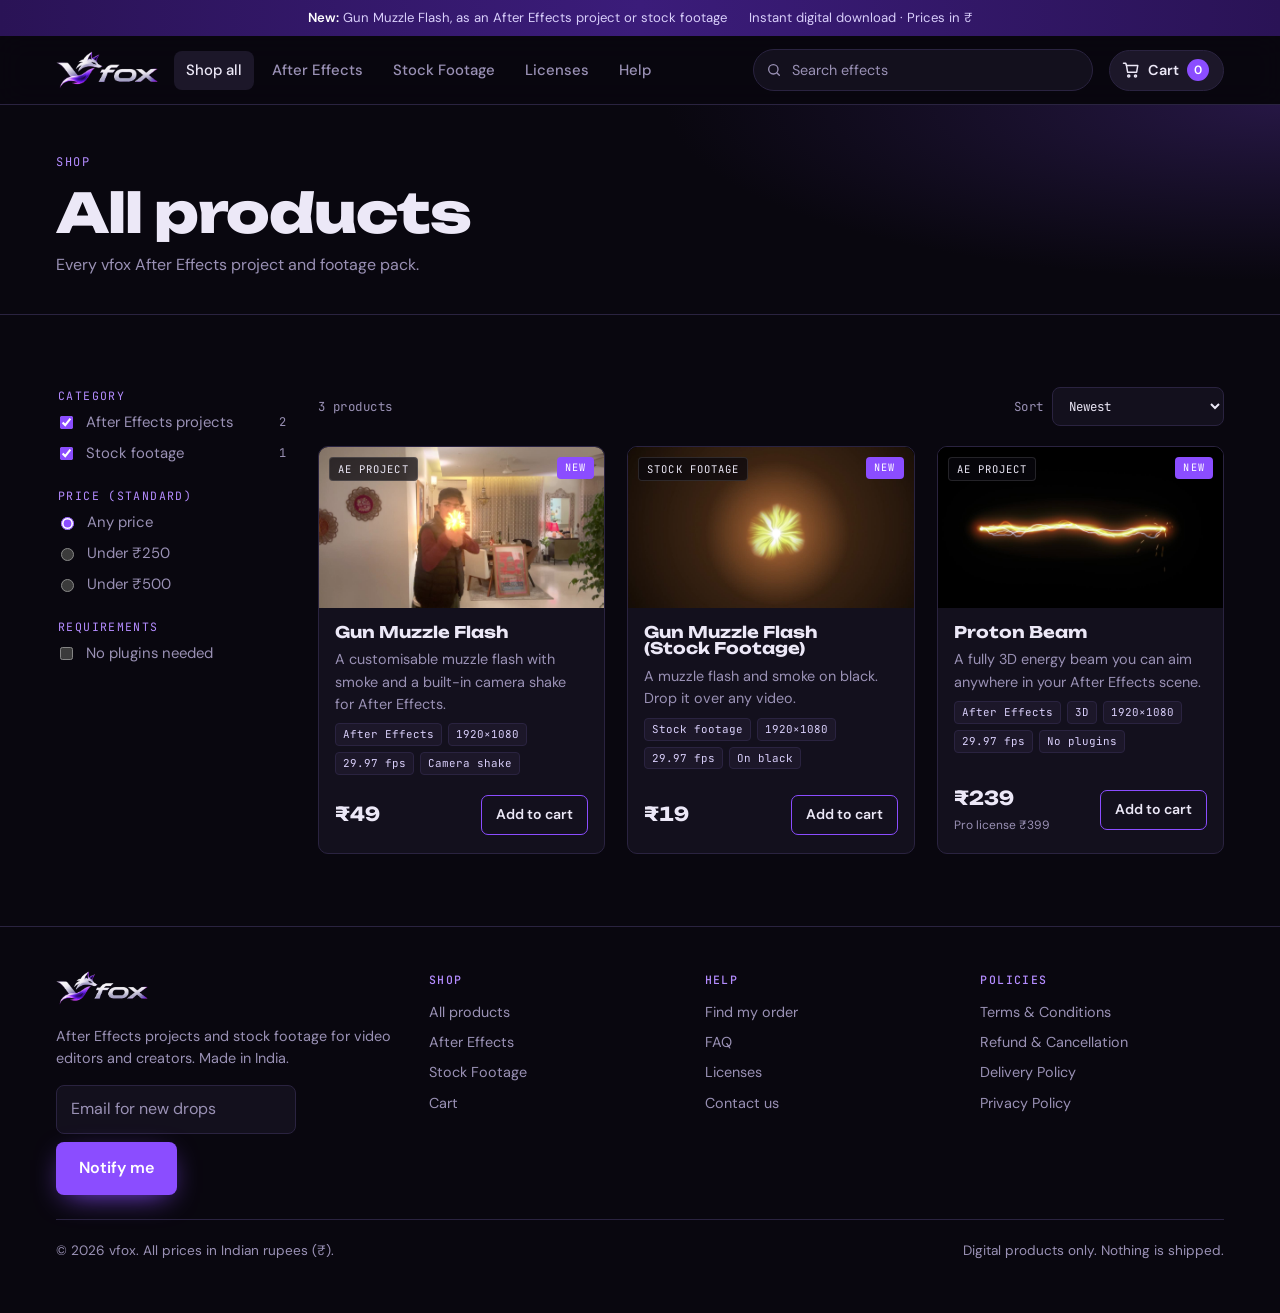
<file: shop.html>
<!doctype html>
<html lang="en">
<head>
<meta charset="utf-8">
<meta name="viewport" content="width=device-width, initial-scale=1, viewport-fit=cover">
<title>Shop · vfox</title>
<meta name="claude:viewport-fit-sides" content="cover">
<meta name="description" content="Browse every vfox After Effects project and stock footage pack. Prices in ₹.">
<link rel="canonical" href="https://froodyofficial-maker.github.io/Vfox/shop.html">
<meta name="theme-color" content="#09070f">
<meta property="og:site_name" content="vfox">
<meta property="og:type" content="website">
<meta property="og:title" content="Shop · vfox">
<meta property="og:description" content="Browse every vfox After Effects project and stock footage pack. Prices in ₹.">
<meta property="og:url" content="https://froodyofficial-maker.github.io/Vfox/shop.html">
<meta property="og:image" content="https://froodyofficial-maker.github.io/Vfox/assets/share-card.jpg">
<meta property="og:image:width" content="1200">
<meta property="og:image:height" content="630">
<meta name="twitter:card" content="summary_large_image">
<link rel="icon" href="assets/favicon.png">
<link rel="apple-touch-icon" href="assets/apple-touch-icon.png">
<link rel="manifest" href="site.webmanifest">
<link rel="preconnect" href="https://fonts.googleapis.com">
<link rel="preconnect" href="https://fonts.gstatic.com" crossorigin>
<link rel="stylesheet" href="https://fonts.googleapis.com/css2?family=Unbounded:wght@500;700;800&family=DM+Sans:opsz,wght@9..40,400;9..40,500;9..40,600&family=JetBrains+Mono:wght@400;500&display=swap">
<link rel="stylesheet" href="css/style.css?v=a5e6a8c6">
</head>
<body>
<a class="skip" href="#main">Skip to content</a>
<div class="announce"><div class="wrap"><span><b>New:</b> Gun Muzzle Flash, as an After Effects project or stock footage</span><span>Instant digital download · Prices in ₹</span></div></div>
<nav class="nav" aria-label="Main">
  <div class="wrap">
    <a class="brand" href="index.html" aria-label="vfox home"><img src="assets/logo.png" alt="vfox"></a>
    <ul class="nav-links"><li><a href="shop.html" aria-current="page">Shop all</a></li><li><a href="after-effects.html">After Effects</a></li><li><a href="stock-footage.html">Stock Footage</a></li><li><a href="licenses.html">Licenses</a></li><li><a href="faq.html">Help</a></li></ul>
    <div class="search" role="search">
      <svg viewBox="0 0 24 24" fill="none" stroke="currentColor" stroke-width="2" stroke-linecap="round"><circle cx="11" cy="11" r="7"/><path d="m20 20-3.5-3.5"/></svg>
      <input id="q-shop" type="search" placeholder="Search effects" aria-label="Search products" autocomplete="off">
      <div class="search-results" hidden></div>
    </div>
    <button class="cart-btn" data-cart-open aria-label="Open cart">
      <svg viewBox="0 0 24 24" fill="none" stroke="currentColor" stroke-width="2" stroke-linecap="round" stroke-linejoin="round"><path d="M6 6h15l-1.5 9h-12z"/><path d="M6 6 5 3H2"/><circle cx="9" cy="20" r="1.4"/><circle cx="18" cy="20" r="1.4"/></svg>
      <span class="lbl">Cart</span><span class="cart-count" data-cart-count>0</span>
    </button>
    <button class="menu-btn" id="menuBtn" aria-label="Menu" aria-expanded="false"><svg viewBox="0 0 24 24" fill="none" stroke="currentColor" stroke-width="2" stroke-linecap="round"><path d="M4 7h16M4 12h16M4 17h16"/></svg></button>
  </div>
</nav>
<span id="main"></span>
<header class="page-head"><div class="wrap">
  <div><span class="eyebrow">Shop</span><h1>All products</h1><p>Every vfox After Effects project and footage pack.</p></div>
</div></header>
<main><section><div class="wrap shop" id="shop" data-preset="">
  <aside class="filters" aria-label="Filters">
    <fieldset id="fType"><legend>Category</legend></fieldset>
    <fieldset id="fPrice"><legend>Price (Standard)</legend>
      <label><span><input type="radio" name="price" value="any" checked> Any price</span></label>
      <label><span><input type="radio" name="price" value="250"> Under ₹250</span></label>
      <label><span><input type="radio" name="price" value="500"> Under ₹500</span></label>
    </fieldset>
    <fieldset><legend>Requirements</legend>
      <label><span><input type="checkbox" id="fPlug"> No plugins needed</span></label>
    </fieldset>
  </aside>
  <div style="min-width:0">
    <div class="results-bar"><span id="resultCount" class="mono"></span>
      <label class="mono" style="display:flex;gap:8px;align-items:center">Sort
        <select id="sort"><option value="new">Newest</option><option value="price-asc">Price: low to high</option><option value="price-desc">Price: high to low</option><option value="name">Name</option></select></label>
    </div>
    <div class="grid" id="shopGrid"></div>
  </div>
</div></section></main>
<footer class="site-foot">
  <div class="wrap">
    <div class="cols">
      <div class="about">
        <a href="index.html"><img src="assets/logo.png" alt="vfox"></a>
        <p>After Effects projects and stock footage for video editors and creators. Made in India.</p>
        <nav data-social aria-label="vfox on social media" hidden></nav>
        <form class="signup">
          <input id="email-foot" type="email" placeholder="Email for new drops" aria-label="Email address" required>
          <button class="btn btn-primary" type="submit">Notify me</button>
        </form>
      </div>
      <div><h4>Shop</h4><nav aria-label="Shop"><a href="shop.html">All products</a><a href="after-effects.html">After Effects</a><a href="stock-footage.html">Stock Footage</a><a href="cart.html">Cart</a></nav></div>
      <div><h4>Help</h4><nav aria-label="Help"><a href="order.html">Find my order</a><a href="faq.html">FAQ</a><a href="licenses.html">Licenses</a><a href="contact.html">Contact us</a></nav></div>
      <div><h4>Policies</h4><nav aria-label="Policies"><a href="terms.html">Terms &amp; Conditions</a><a href="refund-policy.html">Refund &amp; Cancellation</a><a href="delivery-policy.html">Delivery Policy</a><a href="privacy-policy.html">Privacy Policy</a></nav></div>
    </div>
    <div class="bottom"><span>© 2026 vfox. All prices in Indian rupees (₹).</span><span>Digital products only. Nothing is shipped.</span></div>
  </div>
</footer>
<script src="js/products.js?v=a5e6a8c6"></script>
<script src="js/app.js?v=a5e6a8c6"></script>
</body>
</html>
</file>
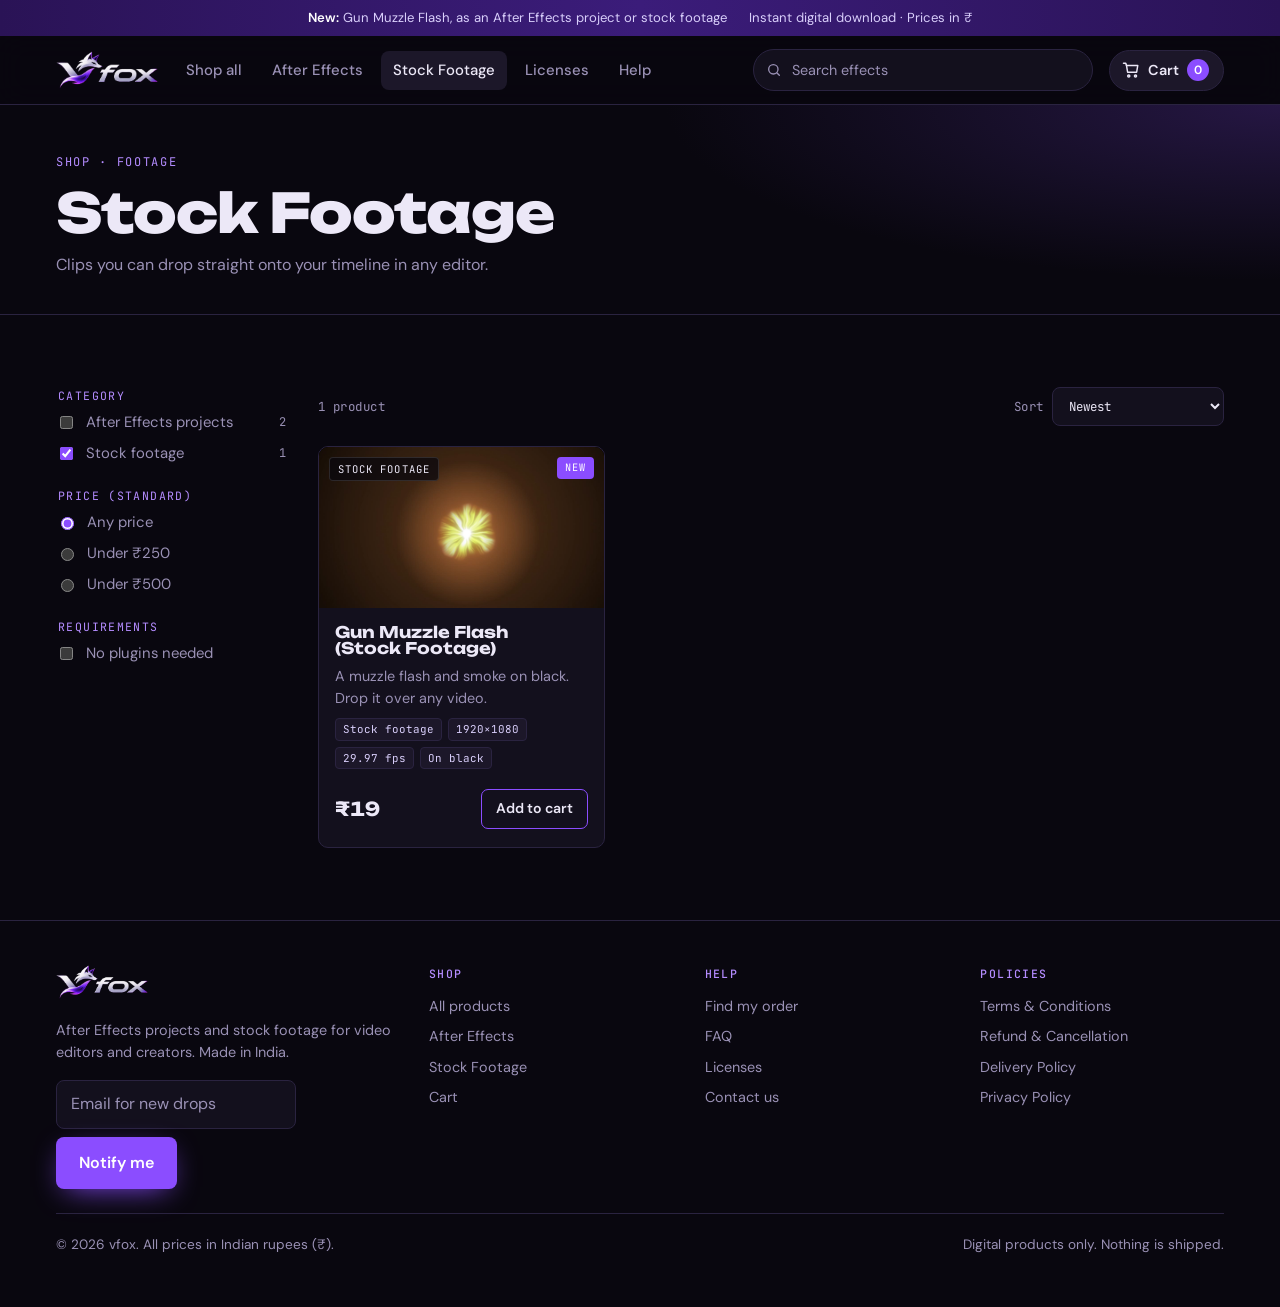
<file: stock-footage.html>
<!doctype html>
<html lang="en">
<head>
<meta charset="utf-8">
<meta name="viewport" content="width=device-width, initial-scale=1, viewport-fit=cover">
<title>Stock Footage · vfox</title>
<meta name="claude:viewport-fit-sides" content="cover">
<meta name="description" content="Stock footage from vfox for your edits.">
<link rel="canonical" href="https://froodyofficial-maker.github.io/Vfox/stock-footage.html">
<meta name="theme-color" content="#09070f">
<meta property="og:site_name" content="vfox">
<meta property="og:type" content="website">
<meta property="og:title" content="Stock Footage · vfox">
<meta property="og:description" content="Stock footage from vfox for your edits.">
<meta property="og:url" content="https://froodyofficial-maker.github.io/Vfox/stock-footage.html">
<meta property="og:image" content="https://froodyofficial-maker.github.io/Vfox/assets/share-card.jpg">
<meta property="og:image:width" content="1200">
<meta property="og:image:height" content="630">
<meta name="twitter:card" content="summary_large_image">
<link rel="icon" href="assets/favicon.png">
<link rel="apple-touch-icon" href="assets/apple-touch-icon.png">
<link rel="manifest" href="site.webmanifest">
<link rel="preconnect" href="https://fonts.googleapis.com">
<link rel="preconnect" href="https://fonts.gstatic.com" crossorigin>
<link rel="stylesheet" href="https://fonts.googleapis.com/css2?family=Unbounded:wght@500;700;800&family=DM+Sans:opsz,wght@9..40,400;9..40,500;9..40,600&family=JetBrains+Mono:wght@400;500&display=swap">
<link rel="stylesheet" href="css/style.css?v=a5e6a8c6">
</head>
<body>
<a class="skip" href="#main">Skip to content</a>
<div class="announce"><div class="wrap"><span><b>New:</b> Gun Muzzle Flash, as an After Effects project or stock footage</span><span>Instant digital download · Prices in ₹</span></div></div>
<nav class="nav" aria-label="Main">
  <div class="wrap">
    <a class="brand" href="index.html" aria-label="vfox home"><img src="assets/logo.png" alt="vfox"></a>
    <ul class="nav-links"><li><a href="shop.html">Shop all</a></li><li><a href="after-effects.html">After Effects</a></li><li><a href="stock-footage.html" aria-current="page">Stock Footage</a></li><li><a href="licenses.html">Licenses</a></li><li><a href="faq.html">Help</a></li></ul>
    <div class="search" role="search">
      <svg viewBox="0 0 24 24" fill="none" stroke="currentColor" stroke-width="2" stroke-linecap="round"><circle cx="11" cy="11" r="7"/><path d="m20 20-3.5-3.5"/></svg>
      <input id="q-stock-footage" type="search" placeholder="Search effects" aria-label="Search products" autocomplete="off">
      <div class="search-results" hidden></div>
    </div>
    <button class="cart-btn" data-cart-open aria-label="Open cart">
      <svg viewBox="0 0 24 24" fill="none" stroke="currentColor" stroke-width="2" stroke-linecap="round" stroke-linejoin="round"><path d="M6 6h15l-1.5 9h-12z"/><path d="M6 6 5 3H2"/><circle cx="9" cy="20" r="1.4"/><circle cx="18" cy="20" r="1.4"/></svg>
      <span class="lbl">Cart</span><span class="cart-count" data-cart-count>0</span>
    </button>
    <button class="menu-btn" id="menuBtn" aria-label="Menu" aria-expanded="false"><svg viewBox="0 0 24 24" fill="none" stroke="currentColor" stroke-width="2" stroke-linecap="round"><path d="M4 7h16M4 12h16M4 17h16"/></svg></button>
  </div>
</nav>
<span id="main"></span>
<header class="page-head"><div class="wrap">
  <div><span class="eyebrow">Shop · footage</span><h1>Stock Footage</h1><p>Clips you can drop straight onto your timeline in any editor.</p></div>
</div></header>
<main><section><div class="wrap shop" id="shop" data-preset="stock">
  <aside class="filters" aria-label="Filters">
    <fieldset id="fType"><legend>Category</legend></fieldset>
    <fieldset id="fPrice"><legend>Price (Standard)</legend>
      <label><span><input type="radio" name="price" value="any" checked> Any price</span></label>
      <label><span><input type="radio" name="price" value="250"> Under ₹250</span></label>
      <label><span><input type="radio" name="price" value="500"> Under ₹500</span></label>
    </fieldset>
    <fieldset><legend>Requirements</legend>
      <label><span><input type="checkbox" id="fPlug"> No plugins needed</span></label>
    </fieldset>
  </aside>
  <div style="min-width:0">
    <div class="results-bar"><span id="resultCount" class="mono"></span>
      <label class="mono" style="display:flex;gap:8px;align-items:center">Sort
        <select id="sort"><option value="new">Newest</option><option value="price-asc">Price: low to high</option><option value="price-desc">Price: high to low</option><option value="name">Name</option></select></label>
    </div>
    <div class="grid" id="shopGrid"></div>
  </div>
</div></section></main>
<footer class="site-foot">
  <div class="wrap">
    <div class="cols">
      <div class="about">
        <a href="index.html"><img src="assets/logo.png" alt="vfox"></a>
        <p>After Effects projects and stock footage for video editors and creators. Made in India.</p>
        <nav data-social aria-label="vfox on social media" hidden></nav>
        <form class="signup">
          <input id="email-foot" type="email" placeholder="Email for new drops" aria-label="Email address" required>
          <button class="btn btn-primary" type="submit">Notify me</button>
        </form>
      </div>
      <div><h4>Shop</h4><nav aria-label="Shop"><a href="shop.html">All products</a><a href="after-effects.html">After Effects</a><a href="stock-footage.html">Stock Footage</a><a href="cart.html">Cart</a></nav></div>
      <div><h4>Help</h4><nav aria-label="Help"><a href="order.html">Find my order</a><a href="faq.html">FAQ</a><a href="licenses.html">Licenses</a><a href="contact.html">Contact us</a></nav></div>
      <div><h4>Policies</h4><nav aria-label="Policies"><a href="terms.html">Terms &amp; Conditions</a><a href="refund-policy.html">Refund &amp; Cancellation</a><a href="delivery-policy.html">Delivery Policy</a><a href="privacy-policy.html">Privacy Policy</a></nav></div>
    </div>
    <div class="bottom"><span>© 2026 vfox. All prices in Indian rupees (₹).</span><span>Digital products only. Nothing is shipped.</span></div>
  </div>
</footer>
<script src="js/products.js?v=a5e6a8c6"></script>
<script src="js/app.js?v=a5e6a8c6"></script>
</body>
</html>
</file>
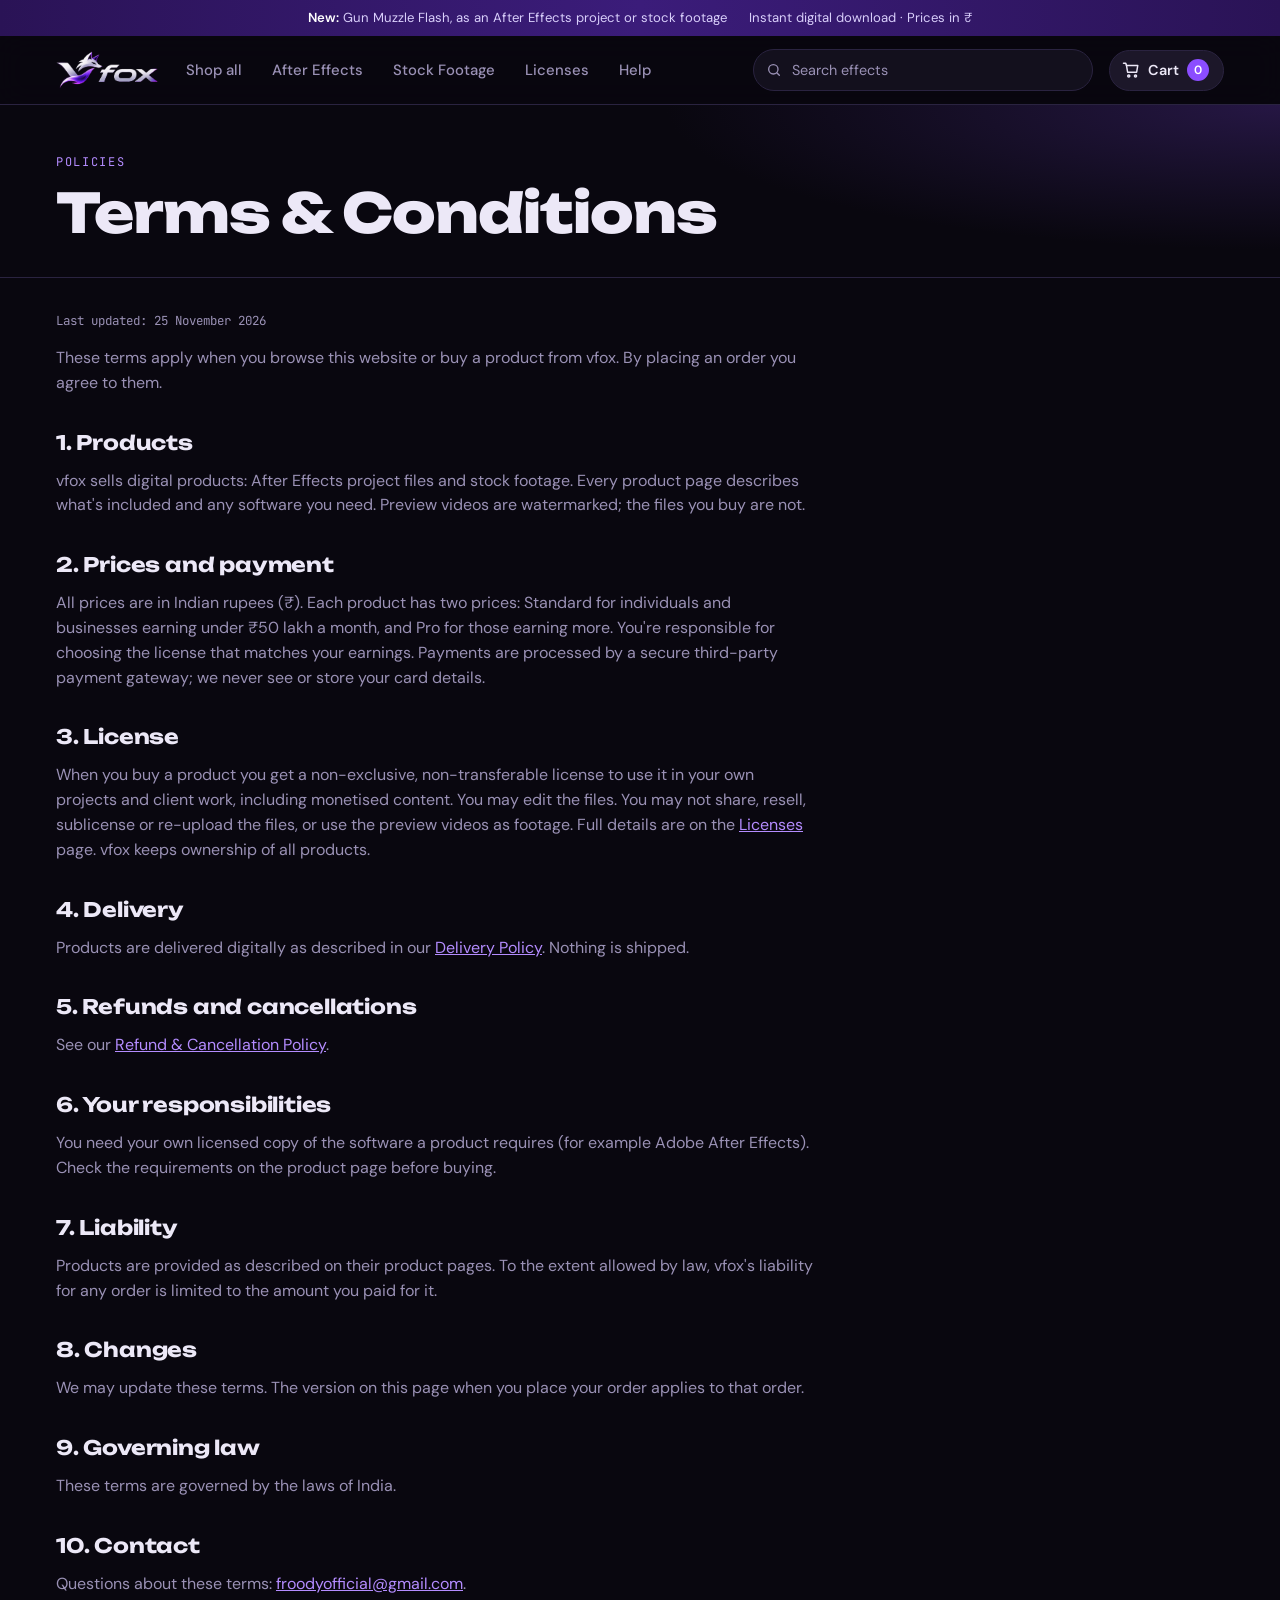
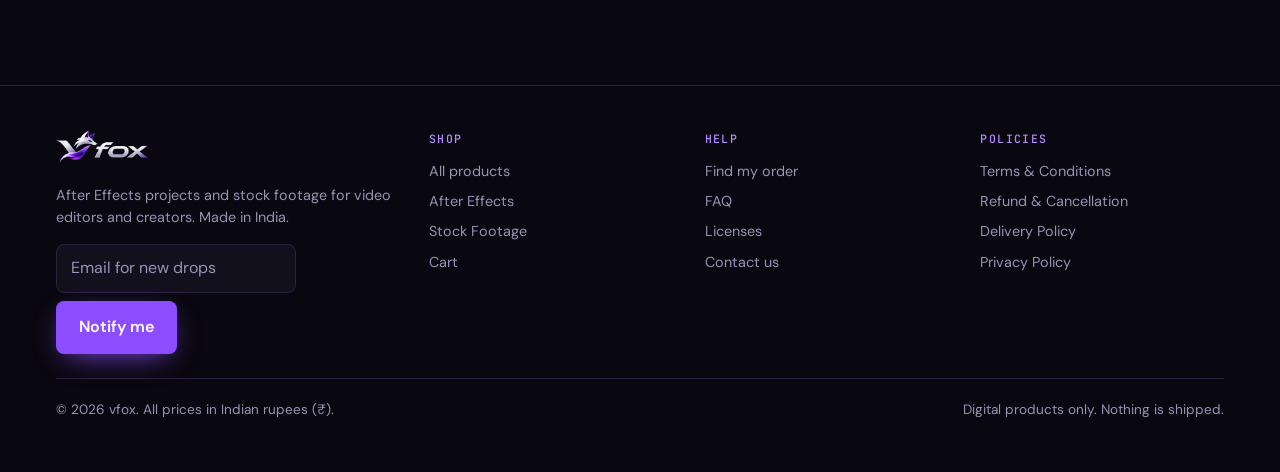
<file: terms.html>
<!doctype html>
<html lang="en">
<head>
<meta charset="utf-8">
<meta name="viewport" content="width=device-width, initial-scale=1, viewport-fit=cover">
<title>Terms & Conditions · vfox</title>
<meta name="claude:viewport-fit-sides" content="cover">
<meta name="description" content="vfox terms and conditions.">
<link rel="canonical" href="https://froodyofficial-maker.github.io/Vfox/terms.html">
<meta name="theme-color" content="#09070f">
<meta property="og:site_name" content="vfox">
<meta property="og:type" content="website">
<meta property="og:title" content="Terms & Conditions · vfox">
<meta property="og:description" content="vfox terms and conditions.">
<meta property="og:url" content="https://froodyofficial-maker.github.io/Vfox/terms.html">
<meta property="og:image" content="https://froodyofficial-maker.github.io/Vfox/assets/share-card.jpg">
<meta property="og:image:width" content="1200">
<meta property="og:image:height" content="630">
<meta name="twitter:card" content="summary_large_image">
<link rel="icon" href="assets/favicon.png">
<link rel="apple-touch-icon" href="assets/apple-touch-icon.png">
<link rel="manifest" href="site.webmanifest">
<link rel="preconnect" href="https://fonts.googleapis.com">
<link rel="preconnect" href="https://fonts.gstatic.com" crossorigin>
<link rel="stylesheet" href="https://fonts.googleapis.com/css2?family=Unbounded:wght@500;700;800&family=DM+Sans:opsz,wght@9..40,400;9..40,500;9..40,600&family=JetBrains+Mono:wght@400;500&display=swap">
<link rel="stylesheet" href="css/style.css?v=a5e6a8c6">
</head>
<body>
<a class="skip" href="#main">Skip to content</a>
<div class="announce"><div class="wrap"><span><b>New:</b> Gun Muzzle Flash, as an After Effects project or stock footage</span><span>Instant digital download · Prices in ₹</span></div></div>
<nav class="nav" aria-label="Main">
  <div class="wrap">
    <a class="brand" href="index.html" aria-label="vfox home"><img src="assets/logo.png" alt="vfox"></a>
    <ul class="nav-links"><li><a href="shop.html">Shop all</a></li><li><a href="after-effects.html">After Effects</a></li><li><a href="stock-footage.html">Stock Footage</a></li><li><a href="licenses.html">Licenses</a></li><li><a href="faq.html">Help</a></li></ul>
    <div class="search" role="search">
      <svg viewBox="0 0 24 24" fill="none" stroke="currentColor" stroke-width="2" stroke-linecap="round"><circle cx="11" cy="11" r="7"/><path d="m20 20-3.5-3.5"/></svg>
      <input id="q-terms" type="search" placeholder="Search effects" aria-label="Search products" autocomplete="off">
      <div class="search-results" hidden></div>
    </div>
    <button class="cart-btn" data-cart-open aria-label="Open cart">
      <svg viewBox="0 0 24 24" fill="none" stroke="currentColor" stroke-width="2" stroke-linecap="round" stroke-linejoin="round"><path d="M6 6h15l-1.5 9h-12z"/><path d="M6 6 5 3H2"/><circle cx="9" cy="20" r="1.4"/><circle cx="18" cy="20" r="1.4"/></svg>
      <span class="lbl">Cart</span><span class="cart-count" data-cart-count>0</span>
    </button>
    <button class="menu-btn" id="menuBtn" aria-label="Menu" aria-expanded="false"><svg viewBox="0 0 24 24" fill="none" stroke="currentColor" stroke-width="2" stroke-linecap="round"><path d="M4 7h16M4 12h16M4 17h16"/></svg></button>
  </div>
</nav>
<span id="main"></span>
<header class="page-head"><div class="wrap">
  <div><span class="eyebrow">Policies</span><h1>Terms &amp; Conditions</h1></div>
</div></header>
<main><div class="wrap"><article class="doc">
<p class="updated">Last updated: 25 November 2026</p>

<p>These terms apply when you browse this website or buy a product from vfox. By placing an order you agree to them.</p>
<h2>1. Products</h2>
<p>vfox sells digital products: After Effects project files and stock footage. Every product page describes what's included and any software you need. Preview videos are watermarked; the files you buy are not.</p>
<h2>2. Prices and payment</h2>
<p>All prices are in Indian rupees (₹). Each product has two prices: Standard for individuals and businesses earning under ₹50 lakh a month, and Pro for those earning more. You're responsible for choosing the license that matches your earnings. Payments are processed by a secure third-party payment gateway; we never see or store your card details.</p>
<h2>3. License</h2>
<p>When you buy a product you get a non-exclusive, non-transferable license to use it in your own projects and client work, including monetised content. You may edit the files. You may not share, resell, sublicense or re-upload the files, or use the preview videos as footage. Full details are on the <a href="licenses.html">Licenses</a> page. vfox keeps ownership of all products.</p>
<h2>4. Delivery</h2>
<p>Products are delivered digitally as described in our <a href="delivery-policy.html">Delivery Policy</a>. Nothing is shipped.</p>
<h2>5. Refunds and cancellations</h2>
<p>See our <a href="refund-policy.html">Refund &amp; Cancellation Policy</a>.</p>
<h2>6. Your responsibilities</h2>
<p>You need your own licensed copy of the software a product requires (for example Adobe After Effects). Check the requirements on the product page before buying.</p>
<h2>7. Liability</h2>
<p>Products are provided as described on their product pages. To the extent allowed by law, vfox's liability for any order is limited to the amount you paid for it.</p>
<h2>8. Changes</h2>
<p>We may update these terms. The version on this page when you place your order applies to that order.</p>
<h2>9. Governing law</h2>
<p>These terms are governed by the laws of India.</p>
<h2>10. Contact</h2>
<p>Questions about these terms: <a data-email-link href="contact.html">our contact email</a>.</p>
</article></div></main>
<footer class="site-foot">
  <div class="wrap">
    <div class="cols">
      <div class="about">
        <a href="index.html"><img src="assets/logo.png" alt="vfox"></a>
        <p>After Effects projects and stock footage for video editors and creators. Made in India.</p>
        <nav data-social aria-label="vfox on social media" hidden></nav>
        <form class="signup">
          <input id="email-foot" type="email" placeholder="Email for new drops" aria-label="Email address" required>
          <button class="btn btn-primary" type="submit">Notify me</button>
        </form>
      </div>
      <div><h4>Shop</h4><nav aria-label="Shop"><a href="shop.html">All products</a><a href="after-effects.html">After Effects</a><a href="stock-footage.html">Stock Footage</a><a href="cart.html">Cart</a></nav></div>
      <div><h4>Help</h4><nav aria-label="Help"><a href="order.html">Find my order</a><a href="faq.html">FAQ</a><a href="licenses.html">Licenses</a><a href="contact.html">Contact us</a></nav></div>
      <div><h4>Policies</h4><nav aria-label="Policies"><a href="terms.html">Terms &amp; Conditions</a><a href="refund-policy.html">Refund &amp; Cancellation</a><a href="delivery-policy.html">Delivery Policy</a><a href="privacy-policy.html">Privacy Policy</a></nav></div>
    </div>
    <div class="bottom"><span>© 2026 vfox. All prices in Indian rupees (₹).</span><span>Digital products only. Nothing is shipped.</span></div>
  </div>
</footer>
<script src="js/products.js?v=a5e6a8c6"></script>
<script src="js/app.js?v=a5e6a8c6"></script>
</body>
</html>
</file>
<file: css/style.css>
/* vfox store — shared styles for every page.
   Layout: a dark compositing-viewer world. Heroes read like a viewer with guides + timecode; catalogs are bins of clips. */
:root{
  color-scheme: dark;
  --bg:#09070f;
  --surface:#13101d;
  --surface-2:#1c1729;
  --line:#2a2340;
  --fg:#ece8f7;
  --muted:#9a91b5;
  --violet:#8b4dff;
  --violet-hi:#b48cff;
  --lilac:#d9cffb;
  --rec:#ff4d6d;
  --font-display:"Unbounded","Arial Black",system-ui,sans-serif;
  --font-body:"DM Sans",system-ui,-apple-system,"Segoe UI",sans-serif;
  --font-mono:"JetBrains Mono",ui-monospace,SFMono-Regular,Menlo,monospace;
  --radius:10px;
  --max:1200px;
}
*{box-sizing:border-box}
html{scroll-behavior:smooth}
body{margin:0;background:var(--bg);color:var(--fg);font-family:var(--font-body);font-size:16px;line-height:1.55;-webkit-font-smoothing:antialiased;overflow-x:hidden;min-height:100vh;display:flex;flex-direction:column}
body>main{flex:1}
body::before{content:"";position:fixed;inset:0 0 auto;height:env(safe-area-inset-top,0px);z-index:60;background:var(--bg)}
img{max-width:100%}
a{color:inherit}
button{font:inherit;color:inherit;cursor:pointer}
[hidden]{display:none!important}
:focus-visible{outline:2px solid var(--violet-hi);outline-offset:3px;border-radius:4px}
.wrap{max-width:var(--max);margin-inline:auto;padding-left:max(16px,env(safe-area-inset-left,0px));padding-right:max(16px,env(safe-area-inset-right,0px))}
.mono{font-family:var(--font-mono);font-size:.78rem;letter-spacing:.04em}
.eyebrow{font-family:var(--font-mono);font-size:.75rem;letter-spacing:.14em;text-transform:uppercase;color:var(--violet-hi)}
h1,h2,h3{font-family:var(--font-display);line-height:1.05;text-wrap:balance;margin:0}
h2{font-size:clamp(1.6rem,3.6vw,2.5rem);font-weight:700;letter-spacing:-.01em}
.prose{color:var(--muted);max-width:62ch}

/* ---------- Nav ---------- */
.nav{position:sticky;top:env(safe-area-inset-top,0px);z-index:50;background:color-mix(in srgb,var(--bg) 84%,transparent);backdrop-filter:blur(14px);-webkit-backdrop-filter:blur(14px);border-bottom:1px solid var(--line)}
.nav .wrap{display:flex;align-items:center;gap:20px;height:68px}
.nav .brand img{height:38px;width:auto;display:block}
.nav-links{display:flex;gap:6px;list-style:none;margin:0 0 0 auto;padding:0}
.nav-links a{display:block;text-decoration:none;color:var(--muted);font-size:.93rem;font-weight:500;padding:8px 12px;border-radius:8px;transition:color .2s,background .2s}
.nav-links a:hover{color:var(--fg)}
.nav-links a[aria-current="page"]{color:var(--fg);background:var(--surface-2)}
.cart-btn{display:flex;align-items:center;gap:8px;background:var(--surface-2);border:1px solid var(--line);border-radius:999px;padding:8px 14px 8px 12px;font-weight:600;font-size:.9rem;transition:border-color .2s}
.cart-btn:hover{border-color:var(--violet)}
.cart-btn svg{width:18px;height:18px}
.cart-count{min-width:22px;height:22px;border-radius:999px;background:var(--violet);color:#fff;font-size:.75rem;display:grid;place-items:center;padding:0 6px;font-variant-numeric:tabular-nums}
.menu-btn{display:none;border:1px solid var(--line);background:none;border-radius:8px;width:40px;height:40px;place-items:center}
.menu-btn svg{width:20px;height:20px}
@media (max-width:860px){
  .menu-btn{display:grid}
  .cart-btn{margin-left:auto}
  .cart-btn .lbl{display:none}
  .nav .brand img{height:30px}
  .nav-links{display:none;position:absolute;top:68px;left:0;right:0;flex-direction:column;gap:2px;background:var(--surface);border-bottom:1px solid var(--line);padding:10px max(16px,env(safe-area-inset-right,0px)) 14px max(16px,env(safe-area-inset-left,0px))}
  .nav-links.open{display:flex}
  .nav-links a{padding:12px}
}

/* ---------- Hero (home) ---------- */
.hero{position:relative;overflow:hidden;border-bottom:1px solid var(--line)}
.hero canvas{position:absolute;inset:0;width:100%;height:100%;display:block}
.hero .wrap{position:relative;display:grid;grid-template-columns:1.15fr .85fr;gap:40px;align-items:center;padding-block:76px 68px}
.viewer{position:absolute;inset:18px;pointer-events:none;border:1px dashed color-mix(in srgb,var(--violet) 22%,transparent);border-radius:4px}
.viewer::before,.viewer::after{content:"";position:absolute;width:22px;height:22px;border:2px solid var(--violet-hi);opacity:.7}
.viewer::before{top:-1px;left:-1px;border-right:0;border-bottom:0}
.viewer::after{bottom:-1px;right:-1px;border-left:0;border-top:0}
.hud{position:absolute;left:34px;right:34px;top:30px;display:flex;justify-content:space-between;color:var(--muted);pointer-events:none}
.hud .rec{display:flex;align-items:center;gap:8px;color:var(--fg)}
.hud .rec i{width:8px;height:8px;border-radius:50%;background:var(--rec);box-shadow:0 0 10px var(--rec);animation:blink 1.2s steps(2) infinite}
@keyframes blink{50%{opacity:.25}}
.hero h1{font-size:clamp(2.3rem,6vw,4.6rem);font-weight:800;letter-spacing:-.02em;margin-top:14px}
.hero h1 em{font-style:normal;background:linear-gradient(100deg,var(--lilac),var(--violet-hi) 45%,var(--violet));-webkit-background-clip:text;background-clip:text;color:transparent}
.hero p.lede{font-size:1.12rem;color:var(--muted);max-width:46ch;margin:20px 0 30px}
.cta-row{display:flex;flex-wrap:wrap;gap:12px}
.btn{display:inline-flex;align-items:center;justify-content:center;gap:8px;border-radius:8px;padding:13px 22px;font-weight:600;text-decoration:none;border:1px solid transparent;transition:transform .15s,background .2s,border-color .2s}
.btn:active{transform:translateY(1px)}
.btn-primary{background:var(--violet);color:#fff;box-shadow:0 8px 30px -10px var(--violet)}
.btn-primary:hover{background:#9a63ff}
.btn-ghost{border-color:var(--line);background:color-mix(in srgb,var(--surface) 70%,transparent)}
.btn-ghost:hover{border-color:var(--violet-hi)}
.hero-mark{justify-self:center;width:min(100%,440px);filter:drop-shadow(0 0 50px color-mix(in srgb,var(--violet) 45%,transparent));animation:float 7s ease-in-out infinite}
@keyframes float{50%{transform:translateY(-10px)}}
@media (max-width:860px){
  .hero .wrap{grid-template-columns:1fr;padding-block:76px 48px}
  .hero-mark{order:-1;width:min(70%,280px)}
  .hud{left:26px;right:26px}
}

/* ---------- Page header (inner pages) ---------- */
.page-head{position:relative;border-bottom:1px solid var(--line);background:radial-gradient(80% 140% at 100% 0%,color-mix(in srgb,var(--violet) 22%,var(--bg)) 0%,var(--bg) 60%)}
.page-head .wrap{padding-block:56px 44px;display:flex;flex-wrap:wrap;align-items:end;justify-content:space-between;gap:20px}
.page-head h1{font-size:clamp(2rem,4.6vw,3.4rem);font-weight:800;letter-spacing:-.02em;margin-top:10px}
.page-head p{color:var(--muted);margin:12px 0 0;max-width:56ch}
.page-head .meta{color:var(--muted);font-variant-numeric:tabular-nums}

/* ---------- Sections ---------- */
section{padding-block:72px}
.sec-head{display:flex;flex-wrap:wrap;align-items:end;justify-content:space-between;gap:20px;margin-bottom:28px}
.sec-head p{color:var(--muted);margin:10px 0 0;max-width:52ch}
.link-arrow{color:var(--violet-hi);text-decoration:none;font-weight:600}
.link-arrow:hover{text-decoration:underline}

/* Category tiles */
.cats{display:grid;grid-template-columns:repeat(2,minmax(0,1fr));gap:22px}
.cat{position:relative;display:flex;flex-direction:column;justify-content:end;gap:8px;min-height:240px;padding:28px;border-radius:14px;border:1px solid var(--line);text-decoration:none;overflow:hidden;background:var(--surface);transition:border-color .25s,transform .25s}
.cat:hover{border-color:var(--violet);transform:translateY(-3px)}
.cat canvas{position:absolute;inset:0;width:100%;height:100%;opacity:.75}
.cat::after{content:"";position:absolute;inset:0;background:linear-gradient(0deg,var(--surface) 15%,transparent 85%)}
.cat>*:not(canvas){position:relative;z-index:1}
.cat h3{font-size:1.5rem}
.cat p{margin:0;color:var(--muted)}
.cat .mono{color:var(--lilac)}
@media (max-width:760px){.cats{grid-template-columns:1fr}}

/* ---------- Product grid & cards ---------- */
.toolbar{display:flex;flex-wrap:wrap;gap:12px;align-items:center;justify-content:space-between;margin-bottom:24px}
.toolbar select{background:var(--surface);border:1px solid var(--line);color:var(--fg);border-radius:8px;padding:9px 12px;font:inherit}
.grid{display:grid;grid-template-columns:repeat(auto-fill,minmax(270px,1fr));gap:22px}
.card{display:flex;flex-direction:column;background:var(--surface);border:1px solid var(--line);border-radius:var(--radius);overflow:hidden;transition:border-color .25s,transform .25s}
.card:hover{border-color:color-mix(in srgb,var(--violet) 60%,var(--line));transform:translateY(-3px)}
.thumb{position:relative;display:block;width:100%;aspect-ratio:16/9;max-width:100%;background:#000;border:0;padding:0;cursor:zoom-in;overflow:hidden}
.thumb canvas,.thumb img,.thumb video{position:absolute;inset:0;width:100%;height:100%;object-fit:cover;display:block}
.thumb .tag{position:absolute;top:10px;left:10px;z-index:2;background:rgba(9,7,15,.72);backdrop-filter:blur(6px);border:1px solid rgba(255,255,255,.12);padding:3px 8px;border-radius:4px;font-family:var(--font-mono);font-size:.66rem;letter-spacing:.1em;color:#ece8f7}
.thumb .tag.example{left:auto;right:10px;border-color:var(--violet-hi);color:var(--violet-hi)}
.thumb .tc{position:absolute;bottom:10px;right:10px;z-index:2;font-family:var(--font-mono);font-size:.7rem;color:rgba(236,232,247,.85);text-shadow:0 1px 4px #000;font-variant-numeric:tabular-nums}
.thumb .expand{position:absolute;inset:0;z-index:1;display:grid;place-items:center;background:rgba(9,7,15,.35);opacity:0;transition:opacity .2s}
.thumb .expand span{display:flex;align-items:center;gap:8px;background:rgba(9,7,15,.8);border:1px solid rgba(255,255,255,.18);border-radius:999px;padding:8px 14px;font-size:.82rem;font-weight:600;color:#fff}
.thumb:hover .expand,.thumb:focus-visible .expand{opacity:1}
.noprev{position:absolute;inset:0;display:grid;place-items:center;background:repeating-linear-gradient(135deg,#120e1c 0 12px,#0e0b16 12px 24px);color:var(--muted);font-family:var(--font-mono);font-size:.72rem;letter-spacing:.1em}
.card-body{display:flex;flex-direction:column;gap:8px;padding:16px 16px 18px;flex:1}
.card h3{font-size:1rem;font-weight:700}
.card h3 button{all:unset;cursor:pointer}
.card h3 button:hover{color:var(--violet-hi)}
.card h3 button:focus-visible{outline:2px solid var(--violet-hi);outline-offset:3px}
.card p{margin:0;color:var(--muted);font-size:.9rem}
.specs{display:flex;flex-wrap:wrap;gap:6px}
.specs span{font-family:var(--font-mono);font-size:.68rem;color:var(--lilac);background:var(--surface-2);border:1px solid var(--line);border-radius:4px;padding:2px 7px}
.buy{display:flex;align-items:center;justify-content:space-between;gap:10px;margin-top:auto;padding-top:12px}
.price{font-family:var(--font-display);font-weight:700;font-size:1.2rem;font-variant-numeric:tabular-nums}
.price s{font-family:var(--font-body);font-weight:400;font-size:.85rem;color:var(--muted);margin-left:6px}
.add{border:1px solid var(--violet);background:transparent;color:var(--fg);border-radius:7px;padding:8px 14px;font-weight:600;font-size:.88rem;transition:background .2s}
.add:hover{background:var(--violet)}
.add.added{background:var(--violet);color:#fff}
.empty-state{border:1px dashed var(--line);border-radius:14px;padding:56px 24px;text-align:center;color:var(--muted)}
.empty-state h3{color:var(--fg);font-size:1.2rem;margin-bottom:8px}

/* ---------- Preview modal ---------- */
.modal{position:fixed;inset:0;z-index:95;display:grid;place-items:center;padding:max(16px,env(safe-area-inset-top,0px)) max(16px,env(safe-area-inset-right,0px)) max(16px,env(safe-area-inset-bottom,0px)) max(16px,env(safe-area-inset-left,0px));background:rgba(4,2,8,.86);backdrop-filter:blur(8px);-webkit-backdrop-filter:blur(8px);opacity:0;pointer-events:none;transition:opacity .25s}
.modal.open{opacity:1;pointer-events:auto}
.modal-box{position:relative;width:min(1100px,100%);max-height:100%;overflow-y:auto;background:var(--surface);border:1px solid var(--line);border-radius:14px;display:grid;grid-template-columns:minmax(0,1.6fr) minmax(0,1fr);transform:scale(.97);transition:transform .25s}
.modal.open .modal-box{transform:none}
.stage-col{background:#000;display:flex;flex-direction:column}
.stage{position:relative;aspect-ratio:16/9;width:100%;background:#000}
.stage canvas,.stage img,.stage video{position:absolute;inset:0;width:100%;height:100%;object-fit:contain;display:block}
.stage .hud-mini{position:absolute;top:10px;left:12px;right:12px;display:flex;justify-content:space-between;pointer-events:none;color:rgba(236,232,247,.8);text-shadow:0 1px 4px #000;z-index:2}
.thumbs{display:flex;gap:8px;padding:10px;overflow-x:auto;background:#05040a}
.thumbs button{flex:none;width:92px;aspect-ratio:16/9;border:2px solid transparent;border-radius:6px;padding:0;overflow:hidden;background:#111}
.thumbs button[aria-pressed="true"]{border-color:var(--violet-hi)}
.thumbs img{width:100%;height:100%;object-fit:cover;display:block}
.thumbs .vid{display:grid;place-items:center;height:100%;font-family:var(--font-mono);font-size:.7rem;color:var(--lilac)}
.info{padding:26px;display:flex;flex-direction:column;gap:14px;min-width:0}
.info h2{font-size:1.5rem}
.info .desc{color:var(--muted);margin:0}
.info ul{margin:0;padding-left:18px;color:var(--muted);font-size:.93rem;display:grid;gap:4px}
.info .buy{padding-top:6px;flex-wrap:wrap}
.info .actions{display:flex;flex-wrap:wrap;gap:10px}
.modal .close{position:absolute;top:10px;right:10px;z-index:3;width:38px;height:38px;border-radius:50%;border:1px solid rgba(255,255,255,.2);background:rgba(9,7,15,.8);color:#fff;display:grid;place-items:center}
@media (max-width:860px){.modal-box{grid-template-columns:1fr}.info{padding:20px}}

/* ---------- Bundle ---------- */
.bundle{display:grid;grid-template-columns:1fr auto;gap:32px;align-items:center;background:radial-gradient(120% 140% at 0% 0%,color-mix(in srgb,var(--violet) 35%,var(--surface)) 0%,var(--surface) 55%);border:1px solid color-mix(in srgb,var(--violet) 45%,var(--line));border-radius:16px;padding:44px}
.bundle h2{font-size:clamp(1.5rem,3.2vw,2.2rem)}
.bundle p{color:var(--muted);max-width:56ch;margin:14px 0 0}
.bundle .side{text-align:right}
.bundle .big{font-family:var(--font-display);font-size:3rem;font-weight:800;line-height:1;font-variant-numeric:tabular-nums}
.bundle .was{color:var(--muted);margin:6px 0 16px}
@media (max-width:760px){.bundle{grid-template-columns:1fr;padding:28px}.bundle .side{text-align:left}}

/* ---------- Licenses ---------- */
.lic{display:grid;grid-template-columns:repeat(2,minmax(0,1fr));gap:22px}
.lic article{background:var(--surface);border:1px solid var(--line);border-radius:var(--radius);padding:28px}
.lic article.pro{border-color:color-mix(in srgb,var(--violet) 55%,var(--line))}
.lic h3{font-size:1.15rem}
.lic .mult{font-family:var(--font-mono);color:var(--violet-hi);font-size:.8rem;margin-top:6px}
.lic ul{margin:18px 0 0;padding:0;list-style:none;display:grid;gap:10px}
.lic li{display:flex;gap:10px;color:var(--muted);font-size:.94rem}
.lic li b{color:var(--fg);font-weight:500}
.lic li::before{content:"✓";flex:none;color:var(--violet-hi);font-weight:700}
.table-wrap{overflow-x:auto;border:1px solid var(--line);border-radius:var(--radius)}
table{border-collapse:collapse;width:100%;min-width:560px}
th,td{text-align:left;padding:14px 18px;border-bottom:1px solid var(--line);font-size:.93rem}
th{font-family:var(--font-mono);font-size:.72rem;letter-spacing:.1em;text-transform:uppercase;color:var(--violet-hi);background:var(--surface)}
td{color:var(--muted)}
td:first-child{color:var(--fg)}
tr:last-child td{border-bottom:0}
@media (max-width:760px){.lic{grid-template-columns:1fr}}

/* ---------- FAQ ---------- */
.faq{display:grid;grid-template-columns:.8fr 1.2fr;gap:40px}
.faq h3{font-size:1.1rem;margin-bottom:6px}
.faq details{border-bottom:1px solid var(--line);padding:18px 0}
.faq summary{cursor:pointer;font-weight:600;list-style:none;display:flex;justify-content:space-between;gap:16px}
.faq summary::-webkit-details-marker{display:none}
.faq summary::after{content:"+";font-family:var(--font-mono);color:var(--violet-hi);transition:transform .2s}
.faq details[open] summary::after{transform:rotate(45deg)}
.faq details p{color:var(--muted);margin:10px 0 0;max-width:62ch}
.contact-card{background:var(--surface);border:1px solid var(--line);border-radius:var(--radius);padding:24px;display:grid;gap:12px;align-self:start}
.contact-card p{margin:0;color:var(--muted)}
.contact-card code{font-family:var(--font-mono);color:var(--lilac);user-select:all}
@media (max-width:760px){.faq{grid-template-columns:1fr;gap:12px}}

/* ---------- Footer ---------- */
.site-foot{border-top:1px solid var(--line);padding-block:44px 52px}
.site-foot .wrap{display:flex;flex-wrap:wrap;justify-content:space-between;align-items:center;gap:24px}
.site-foot img{height:34px;width:auto}
.site-foot nav{display:flex;flex-wrap:wrap;gap:22px}
.site-foot a{color:var(--muted);text-decoration:none;font-size:.9rem}
.site-foot a:hover{color:var(--fg)}
.site-foot small{color:var(--muted);width:100%}
.signup{display:flex;gap:8px;flex-wrap:wrap}
.signup input{background:var(--surface);border:1px solid var(--line);border-radius:8px;padding:11px 14px;color:var(--fg);font:inherit;min-width:0;width:240px;max-width:100%}
.signup input::placeholder{color:var(--muted)}

/* ---------- Cart drawer ---------- */
.scrim{position:fixed;inset:0;background:rgba(5,3,10,.6);z-index:80;opacity:0;pointer-events:none;transition:opacity .25s}
.scrim.open{opacity:1;pointer-events:auto}
.drawer{position:fixed;top:0;right:0;bottom:0;width:min(420px,100%);z-index:90;background:var(--surface);border-left:1px solid var(--line);display:flex;flex-direction:column;transform:translateX(100%);visibility:hidden;transition:transform .3s cubic-bezier(.2,.8,.2,1),visibility .3s;padding-top:env(safe-area-inset-top,0px);padding-bottom:env(safe-area-inset-bottom,0px);padding-right:env(safe-area-inset-right,0px)}
.drawer.open{transform:none;visibility:visible}
.drawer header{display:flex;justify-content:space-between;align-items:center;padding:20px 22px;border-bottom:1px solid var(--line)}
.drawer header h3{font-size:1.05rem}
.icon-btn{border:1px solid var(--line);background:none;border-radius:8px;width:36px;height:36px;display:grid;place-items:center}
.lines{flex:1;overflow-y:auto;padding:8px 22px}
.line{display:grid;grid-template-columns:72px 1fr auto;gap:14px;align-items:center;padding:14px 0;border-bottom:1px solid var(--line)}
.line .mini{position:relative;width:72px;aspect-ratio:16/9;border-radius:4px;overflow:hidden;background:#000}
.line .mini canvas,.line .mini img{position:absolute;inset:0;width:100%;height:100%;object-fit:cover}
.line h4{margin:0;font-size:.92rem;font-weight:600}
.line .mono{color:var(--muted)}
.line .rm{border:0;background:none;color:var(--muted);font-size:.8rem;text-decoration:underline;padding:0}
.line .rm:hover{color:var(--rec)}
.empty{color:var(--muted);text-align:center;padding:60px 10px}
.drawer footer{border-top:1px solid var(--line);padding:18px 22px 22px;display:grid;gap:14px}
.seg{display:grid;grid-template-columns:1fr 1fr;background:var(--bg);border:1px solid var(--line);border-radius:8px;padding:3px}
.seg button{border:0;background:none;padding:8px;border-radius:6px;font-size:.85rem;color:var(--muted)}
.seg button[aria-pressed="true"]{background:var(--surface-2);color:var(--fg)}
.total{display:flex;justify-content:space-between;align-items:baseline}
.total b{font-family:var(--font-display);font-size:1.4rem;font-variant-numeric:tabular-nums}

.toast{position:fixed;left:50%;bottom:calc(24px + env(safe-area-inset-bottom,0px));transform:translate(-50%,20px);background:var(--surface-2);border:1px solid var(--violet);color:var(--fg);padding:12px 18px;border-radius:10px;z-index:100;opacity:0;transition:opacity .25s,transform .25s;pointer-events:none;max-width:calc(100% - 32px);font-size:.92rem}
.toast.show{opacity:1;transform:translate(-50%,0)}

@media (prefers-reduced-motion:reduce){
  *,*::before,*::after{animation:none!important;transition:none!important;scroll-behavior:auto!important}
}

/* ---------- Fixes ---------- */
.stage-col{justify-content:center}
.btn-primary.add{background:var(--violet);border-color:var(--violet);color:#fff}
.btn-primary.add:hover{background:#9a63ff}
.info .add.btn{padding:12px 20px}
@media (max-width:860px){.stage .hud-mini{right:60px}}

/* ---------- Rupee tiers & real media ---------- */
.cat img{position:absolute;inset:0;width:100%;height:100%;object-fit:cover;opacity:.85}
.cat.soon{background:repeating-linear-gradient(135deg,#120e1c 0 14px,#0e0b16 14px 28px)}
.pro-note{font-size:.75rem;color:var(--muted);margin-top:2px}
.tiers{display:grid;gap:8px}
.tier{display:flex;justify-content:space-between;align-items:center;gap:12px;background:var(--bg);border:1px solid var(--line);border-radius:8px;padding:12px 14px}
.tier b{display:block;font-weight:600}
.tier small{display:block;color:var(--muted);font-size:.8rem}
.tier .price{font-size:1.15rem}
.lic .mult{line-height:1.4}
.info a{color:var(--violet-hi)}
.cat>*:not(canvas):not(img){position:relative;z-index:1}
.cat>img{position:absolute;z-index:0}
.add{white-space:nowrap}
/* A lone product shows as one wide feature card */
.grid.solo{grid-template-columns:1fr}
.grid.solo .card{display:grid;grid-template-columns:minmax(0,1.5fr) minmax(0,1fr)}
.grid.solo .thumb{height:100%;aspect-ratio:16/9}
.grid.solo .card-body{padding:24px}
.grid.solo .card h3{font-size:1.4rem}
@media (max-width:760px){.grid.solo .card{display:flex}}
.thumb .tc{top:12px;bottom:auto}
.paylist{display:grid;gap:10px;padding:18px 0}
.paylist p{margin:0;color:var(--muted)}
.paylist .rm{justify-self:start}

/* =====================================================================
   STORE LAYER: announcement bar, search, shop filters, product page,
   cart page, policies
   ===================================================================== */
.announce{background:linear-gradient(90deg,#2a1356,#3b1c7a 50%,#2a1356);color:var(--lilac);font-size:.82rem;text-align:center}
.announce .wrap{padding-block:8px;display:flex;justify-content:center;flex-wrap:wrap;gap:6px 22px}
.announce b{color:#fff;font-weight:600}

/* header search */
.search{position:relative;flex:1;max-width:340px;margin-left:auto}
.search input{width:100%;background:var(--surface);border:1px solid var(--line);border-radius:999px;padding:9px 14px 9px 38px;color:var(--fg);font:inherit;font-size:.9rem}
.search input::placeholder{color:var(--muted)}
.search input:focus{outline:none;border-color:var(--violet)}
.search svg{position:absolute;left:13px;top:50%;width:16px;height:16px;transform:translateY(-50%);color:var(--muted);pointer-events:none}
.search-results{position:absolute;top:calc(100% + 8px);left:0;right:0;background:var(--surface);border:1px solid var(--line);border-radius:12px;padding:6px;box-shadow:0 20px 50px -20px #000;z-index:70}
.search-results a{display:grid;grid-template-columns:64px 1fr auto;gap:12px;align-items:center;padding:8px;border-radius:8px;text-decoration:none}
.search-results a:hover,.search-results a:focus-visible{background:var(--surface-2)}
.search-results img{width:64px;aspect-ratio:16/9;object-fit:cover;border-radius:4px;background:#000}
.search-results b{font-size:.9rem;font-weight:600;display:block}
.search-results small{color:var(--muted);font-size:.75rem}
.search-results .none{padding:12px;color:var(--muted);font-size:.9rem}
.nav .wrap{gap:16px}
.nav-links{margin:0}
@media (max-width:1060px){.search{max-width:220px}}
@media (max-width:860px){
  .search{order:5;flex-basis:100%;max-width:none;margin:0 0 10px}
  .nav .wrap{flex-wrap:wrap;height:auto;padding-block:12px 0}
  .nav-links{top:100%}
}

/* trust strip */
.trust{border-bottom:1px solid var(--line);background:var(--surface)}
.trust .wrap{display:grid;grid-template-columns:repeat(4,minmax(0,1fr));gap:16px;padding-block:18px}
.trust div{display:flex;gap:12px;align-items:center;font-size:.88rem;color:var(--muted);min-width:0}
.trust b{display:block;color:var(--fg);font-weight:600;font-size:.92rem}
.trust svg{flex:none;width:22px;height:22px;color:var(--violet-hi)}
@media (max-width:860px){.trust .wrap{grid-template-columns:repeat(2,minmax(0,1fr))}}

/* home hero with featured product */
.hero-feature{position:relative;border-radius:14px;overflow:hidden;border:1px solid color-mix(in srgb,var(--violet) 45%,var(--line));background:#000;box-shadow:0 30px 80px -30px color-mix(in srgb,var(--violet) 60%,transparent)}
.hero-feature video,.hero-feature img{display:block;width:100%;aspect-ratio:16/9;object-fit:cover}
.hero-feature .cap{display:flex;justify-content:space-between;align-items:center;gap:12px;padding:14px 16px;background:var(--surface);border-top:1px solid var(--line)}
.hero-feature .cap b{font-family:var(--font-display);font-size:1rem}
.hero-feature .cap small{display:block;color:var(--muted);font-size:.78rem}
.hero-feature .badge{position:absolute;top:12px;left:12px;background:var(--violet);color:#fff;font-family:var(--font-mono);font-size:.68rem;letter-spacing:.12em;padding:4px 9px;border-radius:4px}

/* how it works */
.steps3{display:grid;grid-template-columns:repeat(3,minmax(0,1fr));gap:22px;counter-reset:s}
.steps3 article{background:var(--surface);border:1px solid var(--line);border-radius:var(--radius);padding:24px}
.steps3 .n{font-family:var(--font-mono);color:var(--violet-hi);font-size:.8rem}
.steps3 h3{font-size:1.05rem;margin:10px 0 6px}
.steps3 p{margin:0;color:var(--muted);font-size:.93rem}
@media (max-width:760px){.steps3{grid-template-columns:1fr}}

/* card tweaks */
.card .badge-new{position:absolute;top:10px;right:10px;z-index:2;background:var(--violet);color:#fff;font-family:var(--font-mono);font-size:.64rem;letter-spacing:.12em;padding:3px 8px;border-radius:4px}
.card .thumb{cursor:pointer}
.card h3 a{text-decoration:none}
.card h3 a:hover{color:var(--violet-hi)}
.quick{position:absolute;right:10px;bottom:10px;z-index:3;border:1px solid rgba(255,255,255,.2);background:rgba(9,7,15,.8);color:#fff;border-radius:999px;padding:6px 12px;font-size:.78rem;font-weight:600;opacity:0;transition:opacity .2s}
.card:hover .quick,.quick:focus-visible{opacity:1}
@media (hover:none){.quick{opacity:1}}
.thumb .tc{left:auto}

/* shop layout */
.shop{display:grid;grid-template-columns:230px minmax(0,1fr);gap:32px;align-items:start}
.filters{position:sticky;top:calc(env(safe-area-inset-top,0px) + 92px);display:grid;gap:22px}
.filters fieldset{border:0;padding:0;margin:0;display:grid;gap:8px}
.filters legend{font-family:var(--font-mono);font-size:.72rem;letter-spacing:.12em;text-transform:uppercase;color:var(--violet-hi);margin-bottom:6px}
.filters label{display:flex;justify-content:space-between;align-items:center;gap:10px;color:var(--muted);font-size:.93rem;cursor:pointer}
.filters label span{display:flex;gap:10px;align-items:center}
.filters input{accent-color:var(--violet)}
.filters .count{font-family:var(--font-mono);font-size:.75rem}
.results-bar{display:flex;flex-wrap:wrap;justify-content:space-between;align-items:center;gap:12px;margin-bottom:20px;color:var(--muted)}
.results-bar select{background:var(--surface);border:1px solid var(--line);color:var(--fg);border-radius:8px;padding:9px 12px;font:inherit}
@media (max-width:860px){.shop{grid-template-columns:1fr}.filters{position:static;grid-template-columns:repeat(2,minmax(0,1fr))}}

/* breadcrumb */
.crumbs{display:flex;flex-wrap:wrap;gap:8px;font-size:.85rem;color:var(--muted);padding-block:20px 0}
.crumbs a{text-decoration:none}
.crumbs a:hover{color:var(--fg)}

/* product page */
.pdp{display:grid;grid-template-columns:minmax(0,1.55fr) minmax(0,1fr);gap:36px;align-items:start;padding-block:20px 56px}
.player{position:relative;background:#000;border:1px solid var(--line);border-radius:12px;overflow:hidden}
.player .screen{position:relative;aspect-ratio:16/9;max-width:100%}
.player .screen video,.player .screen img{position:absolute;inset:0;width:100%;height:100%;object-fit:contain;background:#000}
.player .enlarge{position:absolute;top:12px;right:12px;z-index:2;display:flex;gap:6px;align-items:center;border:1px solid rgba(255,255,255,.2);background:rgba(9,7,15,.8);color:#fff;border-radius:999px;padding:7px 13px;font-size:.8rem;font-weight:600}
.player .wm-note{position:absolute;left:12px;top:12px;z-index:2;font-family:var(--font-mono);font-size:.66rem;letter-spacing:.08em;color:rgba(236,232,247,.75);background:rgba(9,7,15,.7);padding:3px 8px;border-radius:4px}
.strip{display:flex;gap:10px;margin-top:12px;overflow-x:auto;padding-bottom:4px}
.strip button{flex:none;width:118px;aspect-ratio:16/9;border:2px solid var(--line);border-radius:8px;padding:0;overflow:hidden;background:#000;position:relative}
.strip button[aria-pressed="true"]{border-color:var(--violet-hi)}
.strip img{width:100%;height:100%;object-fit:cover;display:block}
.strip .play-ic{position:absolute;inset:0;display:grid;place-items:center;color:#fff;font-size:.75rem;font-family:var(--font-mono);background:rgba(0,0,0,.35)}
.buybox{position:sticky;top:calc(env(safe-area-inset-top,0px) + 92px);background:var(--surface);border:1px solid var(--line);border-radius:14px;padding:24px;display:grid;gap:16px}
.buybox h1{font-size:clamp(1.6rem,3vw,2.1rem);font-weight:800}
.buybox .lead{color:var(--muted);margin:0}
.lic-pick{display:grid;gap:10px;border:0;padding:0;margin:0}
.lic-pick legend{font-weight:600;margin-bottom:8px;font-size:.92rem}
.lic-opt{display:grid;grid-template-columns:auto 1fr auto;gap:12px;align-items:center;border:1px solid var(--line);border-radius:10px;padding:12px 14px;cursor:pointer;background:var(--bg);transition:border-color .2s}
.lic-opt:has(input:checked){border-color:var(--violet);background:color-mix(in srgb,var(--violet) 10%,var(--bg))}
.lic-opt input{accent-color:var(--violet);width:18px;height:18px;margin:0}
.lic-opt b{display:block;font-weight:600}
.lic-opt small{display:block;color:var(--muted);font-size:.8rem}
.lic-opt .price{font-size:1.15rem}
.buy-actions{display:grid;gap:10px}
.buy-actions .btn{width:100%;padding:14px 22px;font-size:1rem}
.buy-actions .btn[disabled]{opacity:.55;cursor:not-allowed;box-shadow:none}
.buy-note{margin:0;color:var(--muted);font-size:.82rem;text-align:center}
.perks{list-style:none;margin:0;padding:14px 0 0;border-top:1px solid var(--line);display:grid;gap:9px}
.perks li{display:flex;gap:10px;align-items:center;color:var(--muted);font-size:.9rem}
.perks svg{flex:none;width:18px;height:18px;color:var(--violet-hi)}
.pdp-sections{display:grid;gap:44px;margin-top:40px}
.pdp-sections h2{font-size:1.35rem;margin-bottom:14px}
.pdp-sections .prose p{margin:0 0 12px}
.ticks{list-style:none;margin:0;padding:0;display:grid;gap:10px}
.ticks li{display:flex;gap:10px;color:var(--muted)}
.ticks li::before{content:"✓";color:var(--violet-hi);font-weight:700;flex:none}
.howto{margin:0;padding:0;list-style:none;display:grid;gap:12px;counter-reset:h}
.howto li{counter-increment:h;display:grid;grid-template-columns:34px 1fr;gap:12px;align-items:start;color:var(--muted)}
.howto li::before{content:counter(h);display:grid;place-items:center;width:30px;height:30px;border-radius:50%;background:var(--surface-2);border:1px solid var(--line);color:var(--fg);font-family:var(--font-mono);font-size:.8rem}
.howto code,.prose code{font-family:var(--font-mono);font-size:.85em;color:var(--lilac);background:var(--surface-2);padding:1px 6px;border-radius:4px}
.spec-table td:first-child{width:40%}
@media (max-width:960px){.pdp{grid-template-columns:1fr}.buybox{position:static}}

/* lightbox mode of the modal */
.modal.lightbox .modal-box{grid-template-columns:1fr;width:min(1400px,100%);background:#000}
.modal.lightbox .info{display:none}

/* cart page */
.cartpage{display:grid;grid-template-columns:minmax(0,1.6fr) minmax(0,1fr);gap:32px;align-items:start;padding-block:12px 64px}
.citems{display:grid;gap:14px}
.citem{display:grid;grid-template-columns:160px minmax(0,1fr) auto;gap:18px;align-items:center;background:var(--surface);border:1px solid var(--line);border-radius:12px;padding:14px}
.citem img{width:160px;aspect-ratio:16/9;object-fit:cover;border-radius:8px;background:#000;display:block}
.citem h3{font-size:1.05rem}
.citem h3 a{text-decoration:none}
.citem select{margin-top:10px;background:var(--bg);border:1px solid var(--line);color:var(--fg);border-radius:8px;padding:8px 10px;font:inherit;font-size:.88rem;max-width:100%}
.citem .right{text-align:right;display:grid;gap:8px;justify-items:end}
.summary{position:sticky;top:calc(env(safe-area-inset-top,0px) + 92px);background:var(--surface);border:1px solid var(--line);border-radius:14px;padding:24px;display:grid;gap:14px}
.summary h2{font-size:1.2rem}
.summary .row{display:flex;justify-content:space-between;color:var(--muted)}
.summary .row.total{color:var(--fg);border-top:1px solid var(--line);padding-top:14px;font-weight:600}
.summary .row.total b{font-family:var(--font-display);font-size:1.4rem;font-variant-numeric:tabular-nums}
.notice{background:color-mix(in srgb,var(--violet) 12%,var(--surface));border:1px solid color-mix(in srgb,var(--violet) 40%,var(--line));border-radius:10px;padding:12px 14px;font-size:.88rem;color:var(--lilac)}
.notice a{color:#fff}
@media (max-width:860px){.cartpage{grid-template-columns:1fr}.summary{position:static}.citem{grid-template-columns:96px minmax(0,1fr)}.citem img{width:96px}.citem .right{grid-column:1/-1;justify-items:start;text-align:left;grid-auto-flow:column;justify-content:space-between;align-items:center}}

/* drawer extras */
.drawer-actions{display:grid;grid-template-columns:1fr 1fr;gap:10px}
.line .lic-tag{font-family:var(--font-mono);font-size:.7rem;color:var(--violet-hi)}

/* policy / text pages */
.doc{max-width:760px;padding-block:20px 72px}
.doc h2{font-size:1.25rem;margin:36px 0 10px}
.doc p,.doc li{color:var(--muted)}
.doc ul{padding-left:20px;display:grid;gap:6px}
.doc .updated{font-family:var(--font-mono);font-size:.78rem;color:var(--muted)}
.doc a{color:var(--violet-hi)}

/* footer columns */
.site-foot .cols{display:grid;grid-template-columns:1.4fr repeat(3,minmax(0,1fr));gap:32px;width:100%}
.site-foot .cols h4{margin:0 0 12px;font-family:var(--font-mono);font-size:.72rem;letter-spacing:.12em;text-transform:uppercase;color:var(--violet-hi);font-weight:500}
.site-foot .cols nav{display:grid;gap:8px}
.site-foot .about p{color:var(--muted);font-size:.9rem;margin:12px 0 16px;max-width:36ch}
.site-foot .bottom{display:flex;flex-wrap:wrap;justify-content:space-between;gap:12px;width:100%;border-top:1px solid var(--line);padding-top:20px;color:var(--muted);font-size:.85rem}
@media (max-width:860px){.site-foot .cols{grid-template-columns:repeat(2,minmax(0,1fr))}.site-foot .about{grid-column:1/-1}}
.thumb .cover{position:absolute;inset:0;z-index:2}
.thumb .tag,.card .badge-new{pointer-events:none;z-index:3}
.quick{z-index:4}
/* product page grid: media + sections on the left, sticky buy box on the right; on phones the buy box follows the video */
.pdp{grid-template-areas:"media buy" "sections buy"}
.pdp-media{grid-area:media}
.pdp .buybox{grid-area:buy}
.pdp .pdp-sections{grid-area:sections;margin-top:0;min-width:0}
.spec-table{min-width:0}
@media (max-width:960px){.pdp{grid-template-columns:minmax(0,1fr);grid-template-areas:"media" "buy" "sections"}}
.rm{border:0;background:none;color:var(--muted);font-size:.85rem;text-decoration:underline;padding:0;cursor:pointer}
.rm:hover{color:var(--rec)}
.btn[disabled]{background:var(--surface-2);color:var(--muted);border-color:var(--line);box-shadow:none;cursor:not-allowed}
.page-head .wrap{padding-block:44px 36px}

/* ---------- Shopper extras ---------- */
.skip{position:absolute;left:-9999px;top:8px;z-index:200;background:var(--violet);color:#fff;padding:10px 16px;border-radius:8px;text-decoration:none;font-weight:600}
.skip:focus{left:max(16px,env(safe-area-inset-left,0px))}
.share{display:flex;flex-wrap:wrap;align-items:center;gap:8px;padding-top:4px}
.share .mono{color:var(--muted);margin-right:4px}
.share-btn{border:1px solid var(--line);background:var(--bg);color:var(--fg);border-radius:999px;padding:6px 12px;font-size:.82rem;font-weight:500;text-decoration:none;cursor:pointer}
.share-btn:hover{border-color:var(--violet-hi)}
.mbar{display:none}
@media (max-width:960px){
  .mbar{display:flex;position:fixed;left:0;right:0;bottom:0;z-index:60;align-items:center;justify-content:space-between;gap:12px;background:color-mix(in srgb,var(--surface) 94%,transparent);backdrop-filter:blur(12px);-webkit-backdrop-filter:blur(12px);border-top:1px solid var(--line);padding:12px max(16px,env(safe-area-inset-right,0px)) calc(12px + env(safe-area-inset-bottom,0px)) max(16px,env(safe-area-inset-left,0px));transform:translateY(110%);transition:transform .25s}
  .mbar.show{transform:none}
  .mbar b{display:block;font-family:var(--font-display);font-size:.95rem}
  .mbar small{color:var(--muted);font-size:.78rem}
  .mbar .btn{padding:11px 18px;white-space:nowrap}
}
.request{display:grid;grid-template-columns:1fr auto;gap:24px;align-items:center;background:var(--surface);border:1px dashed color-mix(in srgb,var(--violet) 50%,var(--line));border-radius:14px;padding:32px}
.request h2{font-size:clamp(1.3rem,2.6vw,1.8rem)}
.request p{margin:8px 0 0;color:var(--muted);max-width:56ch}
@media (max-width:760px){.request{grid-template-columns:1fr;padding:24px}}
.site-foot [data-social]{display:flex;gap:16px;margin-top:14px}
.nf{min-height:60vh;display:grid;place-items:center;text-align:center;padding-block:72px}
.nf .tc404{font-family:var(--font-mono);color:var(--violet-hi);letter-spacing:.1em}
.nf h1{font-size:clamp(2rem,5vw,3.4rem);margin:12px 0}
.nf p{color:var(--muted);margin:0 auto 24px;max-width:46ch}

/* ---------- Downloads / find my order ---------- */
.orderwrap{display:grid;gap:28px;max-width:760px;padding-block:20px 72px}
.paid{margin:0;color:#7ee2a8;font-weight:600}
.dl-box{background:var(--surface);border:1px solid color-mix(in srgb,var(--violet) 45%,var(--line));border-radius:14px;padding:24px;display:grid;gap:16px}
.dl-box h2{font-size:1.4rem}
.dl-list{display:grid;gap:10px}
.dl-row{display:flex;justify-content:space-between;align-items:center;gap:14px;background:var(--bg);border:1px solid var(--line);border-radius:10px;padding:14px 16px}
.dl-row b{display:block}
.dl-row small{color:var(--muted);font-size:.82rem}
.dl-box code{font-family:var(--font-mono);color:#fff}
.findbox{background:var(--surface);border:1px solid var(--line);border-radius:14px;padding:24px;display:grid;gap:14px}
.findbox h2{font-size:1.2rem}
.findbox p{margin:0;color:var(--muted)}
.findbox form{display:grid;grid-template-columns:1fr 1fr auto;gap:10px}
.findbox input{background:var(--bg);border:1px solid var(--line);border-radius:8px;padding:11px 14px;color:var(--fg);font:inherit;min-width:0}
@media (max-width:760px){.findbox form{grid-template-columns:1fr}.dl-row{flex-direction:column;align-items:flex-start}}
.dl-product{display:flex;align-items:baseline;gap:10px;margin-top:6px}
.dl-product b{font-family:var(--font-display);font-size:1rem}
.dl-product small{color:var(--muted);font-size:.82rem}
.dl-row .fname{font-family:var(--font-mono);font-size:.9rem;font-weight:500;word-break:break-all}
</file>
